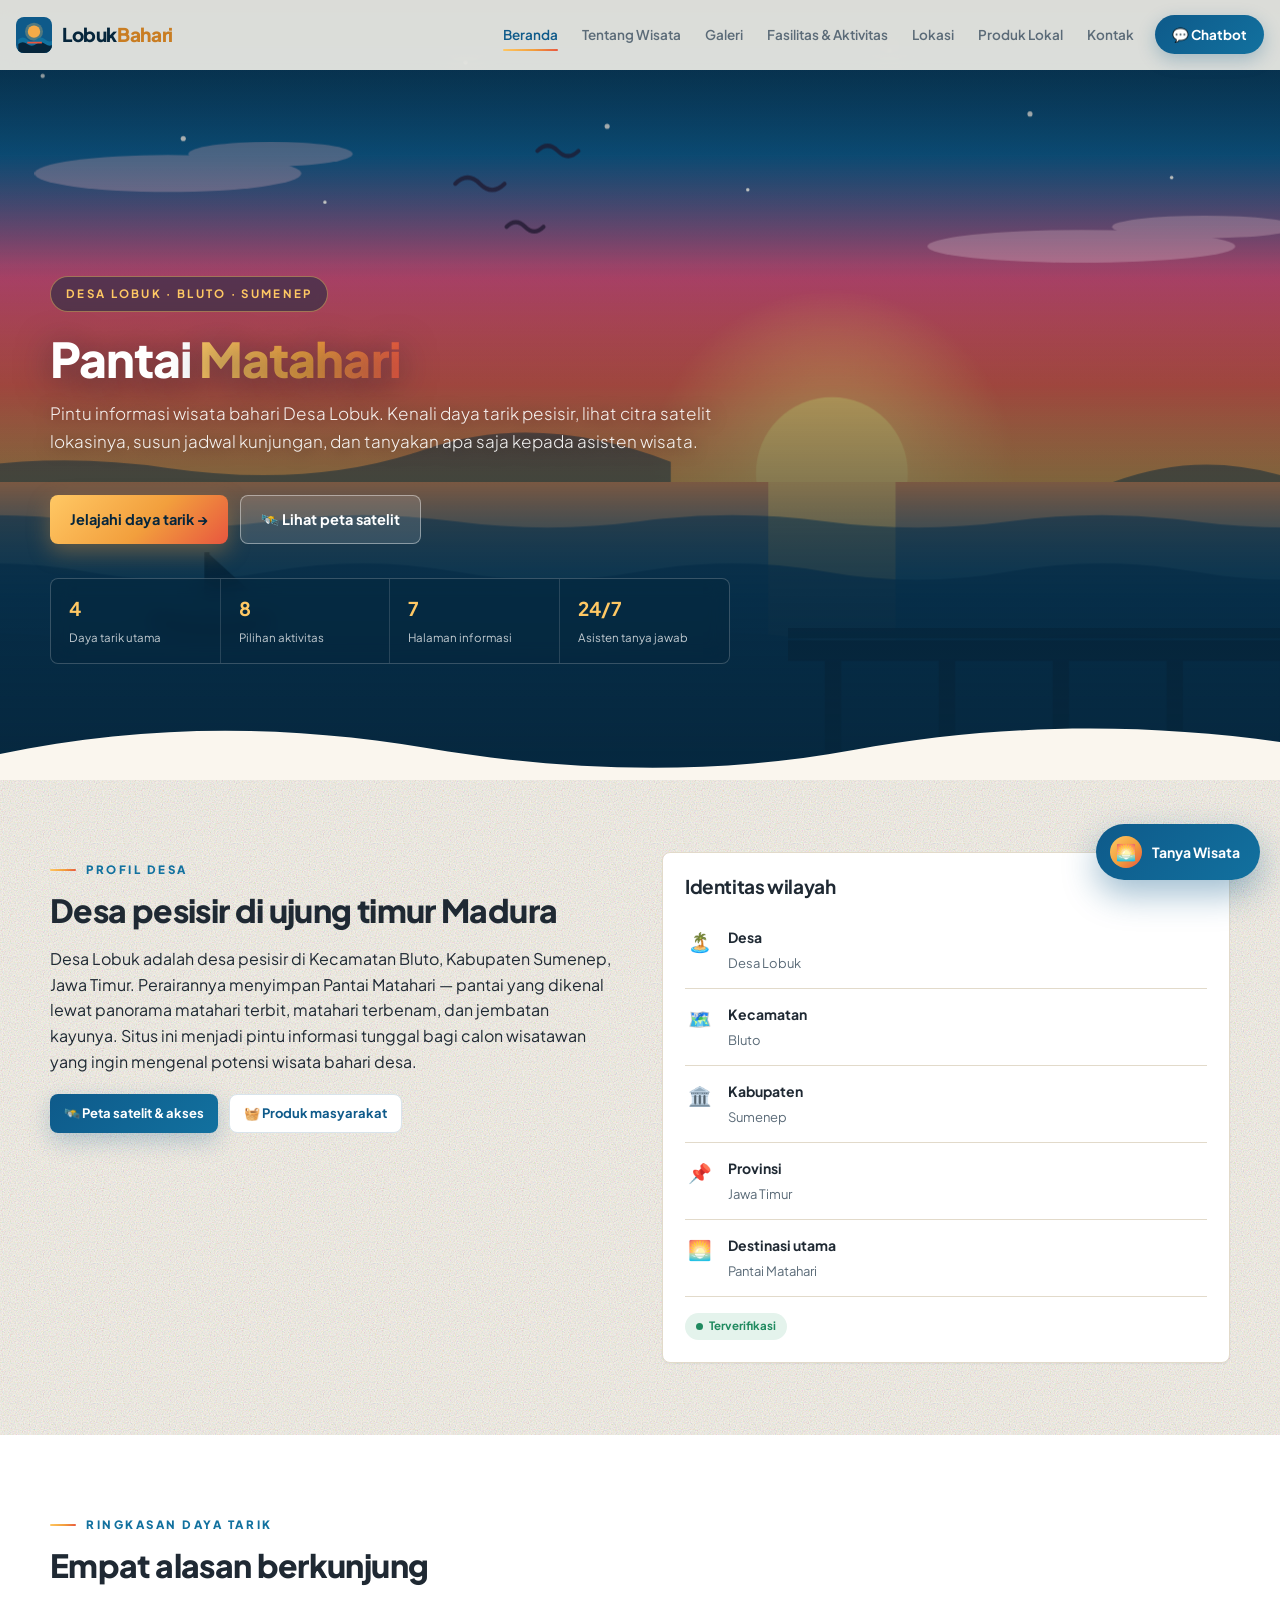
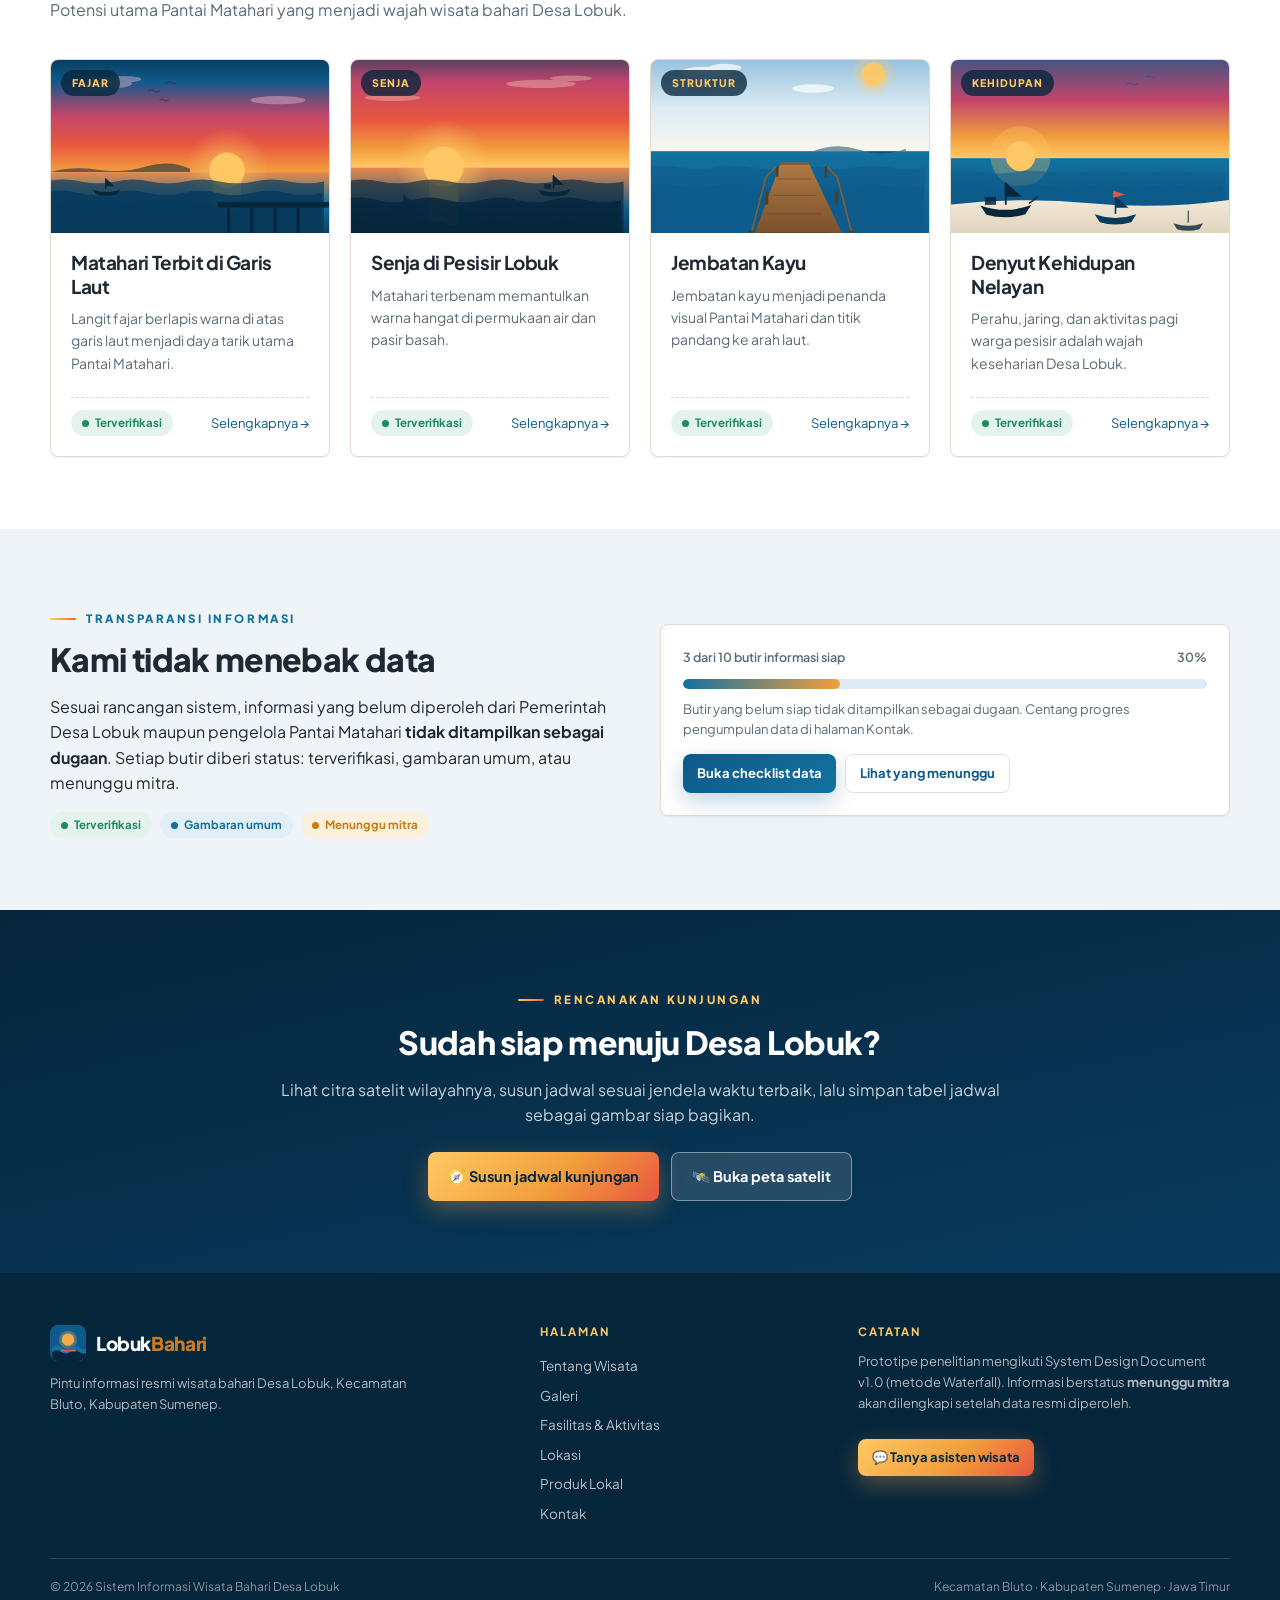
<file: TourAI/index.html>
<!DOCTYPE html>
<html lang="id">
<head>
<meta charset="UTF-8">
<meta name="viewport" content="width=device-width, initial-scale=1">
<meta name="theme-color" content="#0E5A8A">
<title>Beranda — Wisata Bahari Desa Lobuk | Pantai Matahari</title>
<meta name="description" content="Sistem informasi promosi wisata bahari Desa Lobuk, Kecamatan Bluto, Kabupaten Sumenep. Profil desa, daya tarik Pantai Matahari, peta satelit, dan asisten tanya jawab.">
<link rel="icon" href="img/favicon.svg" type="image/svg+xml">
<link rel="preconnect" href="https://fonts.googleapis.com">
<link rel="preconnect" href="https://fonts.gstatic.com" crossorigin>
<link href="https://fonts.googleapis.com/css2?family=Plus+Jakarta+Sans:wght@300;400;500;600;700;800&display=swap" rel="stylesheet">
<link rel="stylesheet" href="css/style.css">
</head>
<body data-page="beranda">
<a class="skip" href="#utama">Lewati ke konten utama</a>
<div class="progres" id="progres" aria-hidden="true"></div>

<header class="nav" id="nav">
  <div class="nav-in">
    <a class="brand" href="index.html"><img src="img/favicon.svg" alt="" width="36" height="36"><span>Lobuk<b>Bahari</b></span></a>
    <button class="burger" id="burger" type="button" aria-label="Buka menu" aria-expanded="false" aria-controls="menu"><span></span><span></span><span></span></button>
    <nav class="menu" id="menu" aria-label="Navigasi utama">
      <a href="index.html" data-nav="beranda">Beranda</a>
      <a href="tentang.html" data-nav="tentang">Tentang Wisata</a>
      <a href="galeri.html" data-nav="galeri">Galeri</a>
      <a href="fasilitas.html" data-nav="fasilitas">Fasilitas &amp; Aktivitas</a>
      <a href="lokasi.html" data-nav="lokasi">Lokasi</a>
      <a href="produk.html" data-nav="produk">Produk Lokal</a>
      <a href="kontak.html" data-nav="kontak">Kontak</a>
      <button class="nav-chat" type="button" data-chat-open="true">💬 Chatbot</button>
    </nav>
  </div>
</header>

<main id="utama">
  <section class="hero">
    <div class="hero-art" data-scene="penuh" aria-hidden="true"></div>
    <div class="hero-tutup"></div>
    <div class="hero-isi">
      <span class="hero-mata tahap" style="animation-delay:.1s">Desa Lobuk · Bluto · Sumenep</span>
      <h1 class="tahap" style="animation-delay:.24s">Pantai <em>Matahari</em></h1>
      <p class="hero-teks tahap" style="animation-delay:.38s">Pintu informasi wisata bahari Desa Lobuk. Kenali daya tarik pesisir, lihat citra satelit lokasinya, susun jadwal kunjungan, dan tanyakan apa saja kepada asisten wisata.</p>
      <div class="hero-aksi tahap" style="animation-delay:.52s">
        <a class="btn btn-utama" href="tentang.html">Jelajahi daya tarik →</a>
        <a class="btn btn-trans" href="lokasi.html">🛰️ Lihat peta satelit</a>
      </div>
      <div class="hero-fakta tahap" style="animation-delay:.66s">
        <div class="fakta"><b>4</b><span>Daya tarik utama</span></div>
        <div class="fakta"><b>8</b><span>Pilihan aktivitas</span></div>
        <div class="fakta"><b>7</b><span>Halaman informasi</span></div>
        <div class="fakta"><b>24/7</b><span>Asisten tanya jawab</span></div>
      </div>
    </div>
    <svg class="hero-ombak" width="1440" height="64" viewBox="0 0 1440 64" preserveAspectRatio="none" aria-hidden="true"><path d="M0 38C160 8 320 8 480 32S800 60 960 34S1280 6 1440 26V64H0Z" fill="#FAF6EE"/></svg>
  </section>

  <section class="blok blok-pasir">
    <div class="wrap">
      <div class="kisi k2" style="gap:44px;align-items:start">
        <div class="muncul">
          <span class="mata">Profil Desa</span>
          <h2 style="margin:12px 0 16px">Desa pesisir di ujung timur Madura</h2>
          <p data-teks="profil.deskripsi"></p>
          <div style="display:flex;gap:11px;flex-wrap:wrap;margin-top:20px">
            <a class="btn btn-laut btn-kecil" href="lokasi.html">🛰️ Peta satelit &amp; akses</a>
            <a class="btn btn-garis btn-kecil" href="produk.html">🧺 Produk masyarakat</a>
          </div>
        </div>
        <aside class="panel muncul" style="--tunda:.12s">
          <h3 style="margin-bottom:14px">Identitas wilayah</h3>
          <div class="baris-kontak"><i>🏝️</i><div><b>Desa</b><span data-teks="profil.namaDesa"></span></div></div>
          <div class="baris-kontak"><i>🗺️</i><div><b>Kecamatan</b><span data-teks="profil.kecamatan"></span></div></div>
          <div class="baris-kontak"><i>🏛️</i><div><b>Kabupaten</b><span data-teks="profil.kabupaten"></span></div></div>
          <div class="baris-kontak"><i>📌</i><div><b>Provinsi</b><span data-teks="profil.provinsi"></span></div></div>
          <div class="baris-kontak"><i>🌅</i><div><b>Destinasi utama</b><span data-teks="profil.destinasiUtama"></span></div></div>
          <div style="margin-top:14px"><span class="lencana l-siap">Terverifikasi</span></div>
        </aside>
      </div>
    </div>
  </section>

  <section class="blok blok-putih">
    <div class="wrap">
      <div class="blok-kepala muncul">
        <span class="mata">Ringkasan Daya Tarik</span>
        <h2>Empat alasan berkunjung</h2>
        <p>Potensi utama Pantai Matahari yang menjadi wajah wisata bahari Desa Lobuk.</p>
      </div>
      <div class="kisi k4" id="ringkasanDaya"></div>
    </div>
  </section>

  <section class="blok blok-dingin">
    <div class="wrap">
      <div class="kisi k2" style="gap:40px;align-items:center">
        <div class="muncul">
          <span class="mata">Transparansi Informasi</span>
          <h2 style="margin:12px 0 14px">Kami tidak menebak data</h2>
          <p>Sesuai rancangan sistem, informasi yang belum diperoleh dari Pemerintah Desa Lobuk maupun pengelola Pantai Matahari <b>tidak ditampilkan sebagai dugaan</b>. Setiap butir diberi status: terverifikasi, gambaran umum, atau menunggu mitra.</p>
          <div style="display:flex;gap:8px;flex-wrap:wrap;margin-top:16px">
            <span class="lencana l-siap">Terverifikasi</span>
            <span class="lencana l-umum">Gambaran umum</span>
            <span class="lencana l-tunggu">Menunggu mitra</span>
          </div>
        </div>
        <div class="panel muncul" style="--tunda:.12s" id="kesiapanRingkas"></div>
      </div>
    </div>
  </section>

  <section class="blok blok-gelap gelap">
    <div class="wrap" style="text-align:center;max-width:760px">
      <div class="muncul">
        <span class="mata" style="justify-content:center">Rencanakan Kunjungan</span>
        <h2 style="margin:14px 0 14px">Sudah siap menuju Desa Lobuk?</h2>
        <p>Lihat citra satelit wilayahnya, susun jadwal sesuai jendela waktu terbaik, lalu simpan tabel jadwal sebagai gambar siap bagikan.</p>
        <div style="display:flex;gap:12px;flex-wrap:wrap;justify-content:center;margin-top:24px">
          <a class="btn btn-utama" href="fasilitas.html#perencana">🧭 Susun jadwal kunjungan</a>
          <a class="btn btn-trans" href="lokasi.html">🛰️ Buka peta satelit</a>
        </div>
      </div>
    </div>
  </section>
</main>

<footer class="kaki">
  <div class="wrap">
    <div class="kaki-kisi">
      <div>
        <a class="brand" href="index.html"><img src="img/favicon.svg" alt="" width="36" height="36"><span>Lobuk<b>Bahari</b></span></a>
        <p data-teks="profil.deskripsiPendek"></p>
      </div>
      <div><h4>Halaman</h4><nav aria-label="Navigasi kaki"><a href="tentang.html">Tentang Wisata</a><a href="galeri.html">Galeri</a><a href="fasilitas.html">Fasilitas &amp; Aktivitas</a><a href="lokasi.html">Lokasi</a><a href="produk.html">Produk Lokal</a><a href="kontak.html">Kontak</a></nav></div>
      <div><h4>Catatan</h4><p style="margin-top:0">Prototipe penelitian mengikuti System Design Document v1.0 (metode Waterfall). Informasi berstatus <b>menunggu mitra</b> akan dilengkapi setelah data resmi diperoleh.</p><button class="btn btn-utama btn-kecil" type="button" data-chat-open="true" style="margin-top:12px">💬 Tanya asisten wisata</button></div>
    </div>
    <div class="kaki-bawah"><span>© <span id="tahun">2026</span> Sistem Informasi Wisata Bahari Desa Lobuk</span><span>Kecamatan Bluto · Kabupaten Sumenep · Jawa Timur</span></div>
  </div>
</footer>

<button id="keatas" type="button" aria-label="Kembali ke atas">↑</button>
<script src="js/data.js"></script>
<script src="js/main.js"></script>
<script src="js/chatbot.js"></script>
</body>
</html>
</file>
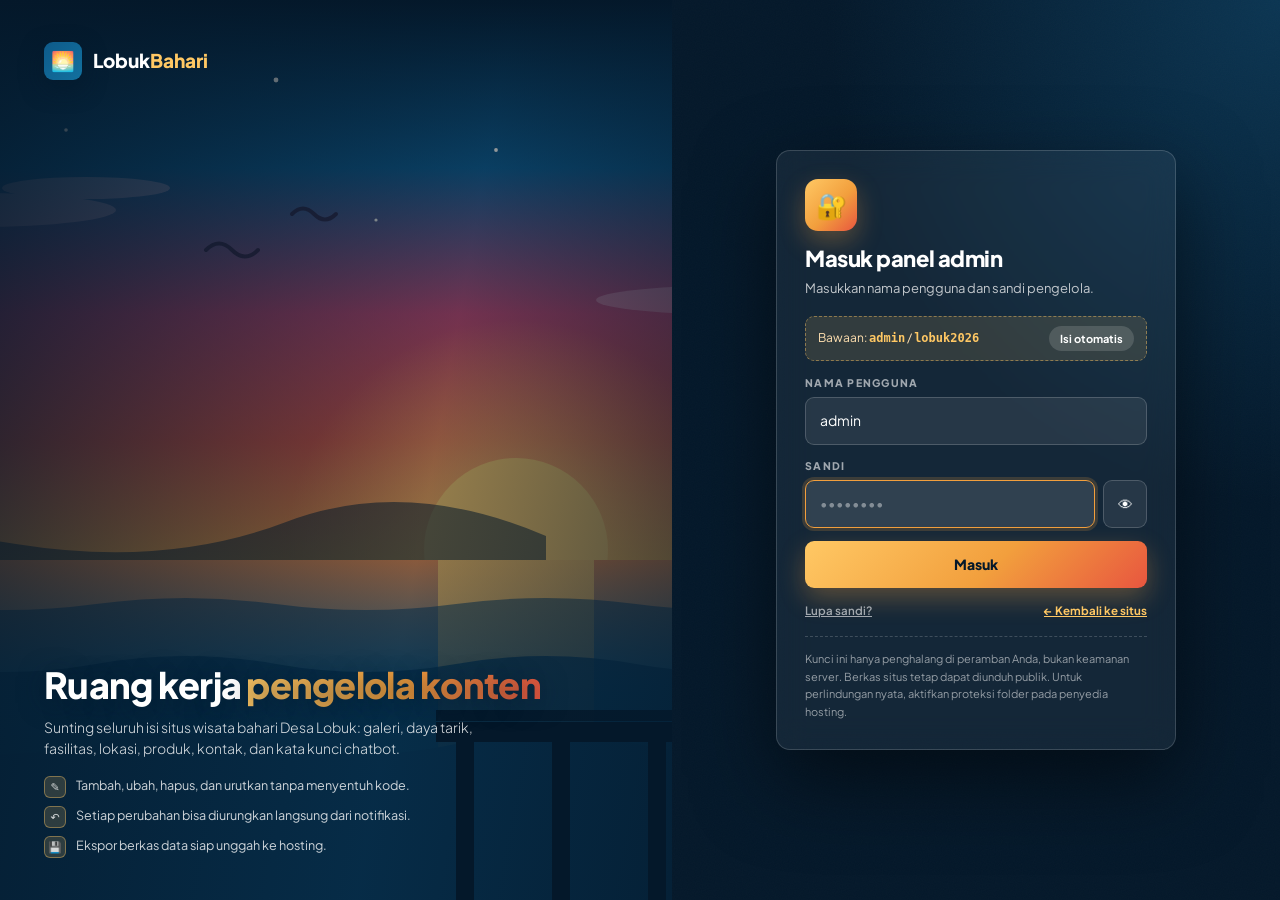
<file: TourAI/admin.html>
<!DOCTYPE html>
<html lang="id">
<head>
<meta charset="UTF-8">
<meta name="viewport" content="width=device-width, initial-scale=1">
<meta name="theme-color" content="#06263C">
<meta name="robots" content="noindex, nofollow">
<title>Panel Admin — Lobuk Bahari</title>
<meta name="description" content="Panel admin untuk mengelola konten wisata bahari Desa Lobuk: galeri, daya tarik, fasilitas, aktivitas, lokasi, produk, kontak, dan kata kunci chatbot.">
<link rel="icon" href="img/favicon.svg" type="image/svg+xml">
<link rel="preconnect" href="https://fonts.googleapis.com">
<link rel="preconnect" href="https://fonts.gstatic.com" crossorigin>
<link href="https://fonts.googleapis.com/css2?family=Plus+Jakarta+Sans:wght@300;400;500;600;700;800&display=swap" rel="stylesheet">
<style>
/* ============================================================
   LOBUK BAHARI — Panel Admin (satu berkas mandiri)
   Hanya membutuhkan js/data.js dan js/store.js.
   Kunci masuk sederhana: nama pengguna + sandi, tanpa kode
   pemulihan, tanpa audit, tanpa perhitungan berat.
   Seluruh pendengar dipasang sekali lalu didelegasikan.
   ============================================================ */
:root{
  --laut-900:#06263C;--laut-800:#083A5C;--laut-700:#0E5A8A;--laut-600:#12719F;
  --laut-300:#7FB4D4;--laut-100:#DCEBF4;--laut-50:#EEF4F8;
  --matari:#F29F3D;--matari-700:#C97D22;--kuning:#FFC864;--jingga:#E8563F;--rose:#C2456B;
  --pasir:#FAF6EE;--pasir-2:#F1E8D8;--putih:#FFFFFF;
  --tinta:#1F2933;--tinta-2:#5B6B78;--tinta-3:#8A98A3;
  --sukses:#1F8A5F;--peringatan:#C77A16;--bahaya:#C2412D;--info:#12719F;--ungu:#6C4BB6;
  --sukses-bg:#E4F3EC;--peringatan-bg:#FBF0DC;--bahaya-bg:#FBE9E6;--info-bg:#E3EFF6;--ungu-bg:#EDE7F8;
  --garis:#E2DACA;--garis-2:#D8E4EC;--gd:rgba(255,255,255,.14);
  --b1:0 1px 2px rgba(6,38,60,.06);--b2:0 8px 24px rgba(6,38,60,.09);--b3:0 24px 64px rgba(6,38,60,.28);
  --r:8px;--rp:999px;--top:62px;
  --g-laut:linear-gradient(135deg,#0E5A8A,#12719F);
  --g-matari:linear-gradient(135deg,#FFC864,#F29F3D 55%,#E8563F);
  --butir:url('data:image/svg+xml,<svg xmlns="http://www.w3.org/2000/svg" width="140" height="140"><filter id="n"><feTurbulence type="fractalNoise" baseFrequency="0.85" numOctaves="2"/></filter><rect width="140" height="140" filter="url(%23n)" opacity="0.5"/></svg>');
  --font:"Plus Jakarta Sans",system-ui,-apple-system,"Segoe UI",Roboto,Arial,sans-serif;
  --mono:ui-monospace,SFMono-Regular,Menlo,Consolas,monospace;
}
*,*::before,*::after{box-sizing:border-box}
[hidden]{display:none!important}
html{-webkit-text-size-adjust:100%}
body{margin:0;font-family:var(--font);font-size:15px;line-height:1.55;color:var(--tinta);background:var(--laut-50);overflow:hidden;-webkit-font-smoothing:antialiased}
h1,h2,h3,h4{margin:0;line-height:1.2;font-weight:800;letter-spacing:-.02em}
h1{font-size:25px}h2{font-size:20px}h3{font-size:16px}h4{font-size:13.5px}
p{margin:0 0 10px}p:last-child{margin:0}
a{color:var(--laut-700);text-decoration:none}
button,input,select,textarea{font:inherit;color:inherit}
button{cursor:pointer}
code,.mono{font-family:var(--mono);font-size:.88em}
code{background:var(--laut-50);border:1px solid var(--garis-2);border-radius:5px;padding:1px 6px;color:var(--laut-800)}
:focus-visible{outline:3px solid var(--matari);outline-offset:2px;border-radius:4px}
::selection{background:var(--matari);color:var(--laut-900)}
::-webkit-scrollbar{width:11px;height:11px}
::-webkit-scrollbar-track{background:var(--laut-100)}
::-webkit-scrollbar-thumb{background:linear-gradient(var(--laut-700),var(--laut-600));border:2px solid var(--laut-100);border-radius:var(--r)}
::-webkit-scrollbar-thumb:hover{background:linear-gradient(var(--matari),var(--jingga))}
*{scrollbar-width:thin;scrollbar-color:var(--laut-700) var(--laut-100)}
.gg::-webkit-scrollbar-track{background:rgba(255,255,255,.06)}
.gg::-webkit-scrollbar-thumb{background:linear-gradient(var(--laut-300),var(--matari));border-color:transparent}
.gg::-webkit-scrollbar-thumb:hover{background:linear-gradient(var(--kuning),var(--jingga))}
.gg{scrollbar-color:var(--laut-300) rgba(255,255,255,.06)}

.btn{display:inline-flex;align-items:center;justify-content:center;gap:7px;border:0;border-radius:var(--r);padding:10px 16px;font-size:13px;font-weight:700;transition:transform .16s,box-shadow .16s,background .16s,color .16s;white-space:nowrap}
.btn:active{transform:translateY(1px)}
.btn-utama{background:var(--g-matari);color:var(--laut-900);box-shadow:0 6px 18px rgba(242,159,61,.32)}
.btn-utama:hover{transform:translateY(-2px)}
.btn-laut{background:var(--g-laut);color:#fff;box-shadow:0 6px 18px rgba(14,90,138,.24)}
.btn-laut:hover{transform:translateY(-2px)}
.btn-garis{background:var(--putih);color:var(--laut-700);border:1.5px solid var(--garis-2)}
.btn-garis:hover{border-color:var(--laut-600);background:var(--laut-50)}
.btn-trans{background:rgba(255,255,255,.12);color:#fff;border:1.5px solid rgba(255,255,255,.34)}
.btn-trans:hover{background:rgba(255,255,255,.22);border-color:var(--kuning)}
.btn-kecil{padding:6px 11px;font-size:12px}
.btn-bahaya{background:var(--bahaya-bg);color:var(--bahaya);border:1.5px solid rgba(194,65,45,.28)}
.btn-bahaya:hover{background:var(--bahaya);color:#fff}
.btn[disabled]{opacity:.45;cursor:not-allowed;transform:none;box-shadow:none}
.lencana{display:inline-flex;align-items:center;gap:6px;border-radius:var(--rp);padding:3px 10px;font-size:11px;font-weight:800;white-space:nowrap}
.lencana::before{content:"";width:6px;height:6px;border-radius:50%;background:currentColor;flex:none}
.l-siap{background:var(--sukses-bg);color:var(--sukses)}
.l-tunggu{background:var(--peringatan-bg);color:var(--peringatan)}
.l-umum{background:var(--info-bg);color:var(--info)}
.chip{display:inline-flex;align-items:center;gap:6px;background:var(--laut-50);color:var(--laut-700);border:1px solid var(--garis-2);border-radius:var(--rp);padding:3px 10px;font-size:11.5px;font-weight:600}
.catatan{background:var(--info-bg);border-left:3px solid var(--info);border-radius:var(--r);padding:11px 14px;font-size:12.5px;color:#14506F}
.salah{border-color:var(--bahaya)!important;background:rgba(226,86,63,.1)!important}

/* ---------- gerbang masuk sederhana ---------- */
#gerbang{position:fixed;inset:0;z-index:3000;display:grid;grid-template-columns:1.05fr .95fr;background:#04182a;color:#fff}
.g-seni{position:relative;overflow:hidden}
.g-seni svg{position:absolute;inset:0;width:100%;height:100%}
.g-tutup{position:absolute;inset:0;background:linear-gradient(100deg,rgba(4,24,42,.88),rgba(4,24,42,.42) 62%,rgba(4,24,42,.74))}
.g-isi{position:relative;z-index:2;height:100%;display:flex;flex-direction:column;justify-content:flex-end;padding:42px 44px}
.g-merek{display:flex;align-items:center;gap:11px;font-weight:800;font-size:19px;margin-bottom:auto}
.g-merek .logo{width:38px;height:38px;border-radius:9px;background:var(--g-laut);display:grid;place-items:center;font-size:19px;box-shadow:0 8px 22px rgba(4,24,42,.5)}
.g-merek em{font-style:normal;color:var(--kuning)}
.g-isi h2{font-size:clamp(25px,3vw,36px);line-height:1.14;margin:0 0 12px;max-width:20ch;text-shadow:0 4px 26px rgba(4,24,42,.6)}
.g-isi h2 em{font-style:normal;background:linear-gradient(100deg,#FFC864,#F29F3D 55%,#E8563F);-webkit-background-clip:text;background-clip:text;-webkit-text-fill-color:transparent}
.g-isi p{color:rgba(255,255,255,.84);font-size:14px;max-width:46ch;margin:0 0 16px;font-weight:300}
.g-poin{display:flex;flex-direction:column;gap:8px;margin:0;padding:0;list-style:none}
.g-poin li{display:flex;gap:10px;align-items:flex-start;font-size:12.6px;color:rgba(255,255,255,.8)}
.g-poin i{font-style:normal;flex:none;width:22px;height:22px;border-radius:6px;background:rgba(255,200,100,.16);border:1px solid rgba(255,200,100,.4);display:grid;place-items:center;font-size:11px}
.g-sisi{position:relative;display:grid;place-items:center;padding:30px 26px;overflow-y:auto;background:radial-gradient(120% 90% at 100% 0%,#0b3552 0%,#04182a 62%)}
.g-sisi::after{content:"";position:absolute;inset:0;pointer-events:none;opacity:.05;background-image:var(--butir)}
.g-kartu{position:relative;z-index:1;width:min(400px,100%);background:rgba(255,255,255,.06);border:1px solid rgba(255,255,255,.16);border-radius:14px;padding:28px;backdrop-filter:blur(16px);box-shadow:0 30px 80px rgba(0,0,0,.5)}
.g-kartu>*{opacity:0;transform:translateY(14px);animation:gNaik .55s cubic-bezier(.2,.7,.2,1) forwards}
.g-kartu>*:nth-child(2){animation-delay:.06s}.g-kartu>*:nth-child(3){animation-delay:.12s}
.g-kartu>*:nth-child(4){animation-delay:.18s}.g-kartu>*:nth-child(5){animation-delay:.24s}
.g-kartu>*:nth-child(6){animation-delay:.3s}.g-kartu>*:nth-child(7){animation-delay:.36s}
@keyframes gNaik{to{opacity:1;transform:none}}
.g-ikon{width:52px;height:52px;border-radius:13px;background:var(--g-matari);display:grid;place-items:center;font-size:25px;margin-bottom:14px;box-shadow:0 10px 26px rgba(242,159,61,.32)}
.g-kartu h1{font-size:22px;margin:0 0 6px}
.g-sub{font-size:13px;color:rgba(255,255,255,.74);margin:0 0 18px;line-height:1.55}
.g-grup{margin-bottom:13px}
.g-lbl{display:block;font-size:10.5px;font-weight:800;letter-spacing:.12em;text-transform:uppercase;color:rgba(255,255,255,.6);margin-bottom:6px}
.g-baris{display:flex;gap:8px}
.g-input{width:100%;padding:12px 14px;border-radius:9px;border:1.5px solid rgba(255,255,255,.18);background:rgba(255,255,255,.08);color:#fff;font-size:14px;font-family:inherit;transition:.18s}
.g-input::placeholder{color:rgba(255,255,255,.4)}
.g-input:focus{outline:none;border-color:var(--matari);background:rgba(255,255,255,.12);box-shadow:0 0 0 3px rgba(242,159,61,.18)}
.g-mata{flex:none;width:44px;border-radius:9px;border:1.5px solid rgba(255,255,255,.18);background:rgba(255,255,255,.08);color:#fff;font-size:15px}
.g-mata:hover{border-color:var(--matari);color:var(--kuning)}
.g-pesan{border-radius:9px;padding:10px 13px;font-size:12.5px;margin-bottom:13px;line-height:1.55;background:rgba(226,86,63,.18);border-left:3px solid #ff7a6b;color:#ffd8d2}
.g-bawaan{display:flex;align-items:center;gap:8px;flex-wrap:wrap;background:rgba(255,200,100,.13);border:1px dashed rgba(255,200,100,.45);border-radius:9px;padding:9px 12px;font-size:12px;color:#ffe0b0;margin-bottom:14px}
.g-bawaan b{font-family:var(--mono);color:var(--kuning)}
.g-bawaan button{margin-left:auto;border:0;background:rgba(255,255,255,.14);color:#fff;border-radius:var(--rp);padding:4px 11px;font-size:11px;font-weight:700;font-family:inherit}
.g-bawaan button:hover{background:var(--matari);color:#04182a}
.g-tombol{width:100%;border:0;border-radius:9px;padding:13px 18px;font-size:14px;font-weight:800;font-family:inherit;background:var(--g-matari);color:#04182a;box-shadow:0 10px 26px rgba(242,159,61,.32);transition:transform .16s}
.g-tombol:hover{transform:translateY(-2px)}
.g-kaki{display:flex;justify-content:space-between;align-items:center;gap:12px;margin-top:14px;flex-wrap:wrap}
.g-kaki button{background:none;border:0;color:rgba(255,255,255,.6);font-size:11.5px;font-weight:600;font-family:inherit;text-decoration:underline;padding:0}
.g-kaki button:hover{color:var(--kuning)}
.g-kaki a{color:var(--kuning);font-size:11.5px;font-weight:700;text-decoration:underline}
.g-note{margin-top:16px;padding-top:13px;border-top:1px dashed rgba(255,255,255,.18);font-size:11px;color:rgba(255,255,255,.55);line-height:1.6}
.g-sisi::-webkit-scrollbar-track{background:rgba(255,255,255,.06)}
.g-sisi::-webkit-scrollbar-thumb{background:linear-gradient(var(--laut-300),var(--matari));border-color:transparent}
.g-ombak{animation:gJalan linear infinite}
@keyframes gJalan{to{transform:translateX(-1260px)}}
.g-apung{animation:gApung 7s ease-in-out infinite}
@keyframes gApung{0%,100%{transform:translate(250px,700px) rotate(-1deg)}50%{transform:translate(250px,690px) rotate(1.4deg)}}
.g-pijar{animation:gPijar 8s ease-in-out infinite}
@keyframes gPijar{0%,100%{opacity:.7}50%{opacity:1}}
.g-kedip{animation:gKedip 3.6s ease-in-out infinite}
@keyframes gKedip{0%,100%{opacity:.15}50%{opacity:.9}}
.g-kilau{animation:gKilau 6s ease-in-out infinite}
@keyframes gKilau{0%,100%{opacity:.35}50%{opacity:.75}}
.g-hanyut{animation:gHanyut 70s linear infinite}
@keyframes gHanyut{to{transform:translateX(140px)}}

/* ---------- kerangka panel ---------- */
.top{position:fixed;inset:0 0 auto;height:var(--top);z-index:1100;display:flex;align-items:center;gap:12px;padding:0 16px;background:linear-gradient(135deg,var(--laut-900),var(--laut-800));border-bottom:1px solid var(--gd);color:#fff}
.brand{display:flex;align-items:center;gap:10px;font-weight:800;font-size:16.5px;color:#fff;flex:none}
.brand img{width:31px;height:31px;border-radius:var(--r)}
.brand b{color:var(--kuning)}
.brand small{display:block;font-size:9.5px;font-weight:600;color:rgba(255,255,255,.6);letter-spacing:.12em;text-transform:uppercase}
.top-status{display:flex;align-items:center;gap:8px;margin-left:4px;font-size:11.5px;color:rgba(255,255,255,.74);min-width:0}
.top-status .titik{width:8px;height:8px;border-radius:50%;background:var(--sukses);flex:none}
.top-aksi{margin-left:auto;display:flex;gap:7px;flex-wrap:wrap;justify-content:flex-end;align-items:center}
.pengguna{display:flex;align-items:center;gap:7px;background:rgba(255,255,255,.1);border:1px solid var(--gd);border-radius:var(--rp);padding:5px 12px;font-size:11.5px;font-weight:700;color:#fff;flex:none}
.tata{position:fixed;inset:var(--top) 0 0;display:grid;grid-template-columns:262px 1fr}
.sisi{background:linear-gradient(180deg,var(--laut-900),#041c2e);color:#fff;border-right:1px solid var(--gd);overflow-y:auto;padding:14px 12px 24px}
.sisi-grup{margin-bottom:14px}
.sisi-grup>span{display:block;font-size:9.5px;font-weight:800;letter-spacing:.16em;text-transform:uppercase;color:rgba(255,255,255,.44);padding:0 10px 7px}
.sisi-taut{display:flex;align-items:center;gap:9px;width:100%;text-align:left;border:0;background:transparent;color:rgba(255,255,255,.78);border-radius:var(--r);padding:8px 10px;font-size:13px;font-weight:600;transition:.16s;font-family:inherit}
.sisi-taut:hover{background:rgba(255,255,255,.08);color:#fff}
.sisi-taut.aktif{background:linear-gradient(135deg,rgba(242,159,61,.24),rgba(226,86,63,.16));color:var(--kuning);box-shadow:inset 3px 0 0 var(--matari)}
.sisi-taut i{font-style:normal;font-size:15px;width:20px;text-align:center;flex:none}
.sisi-taut .n{margin-left:auto;background:rgba(255,255,255,.12);border-radius:var(--rp);padding:1px 8px;font-size:10.5px;font-weight:800;flex:none}
.sisi-taut.aktif .n{background:rgba(255,200,100,.24);color:var(--kuning)}
.sisi-kotak{background:rgba(255,255,255,.06);border:1px solid var(--gd);border-radius:var(--r);padding:12px;margin-top:8px}
.sisi-kotak h4{color:var(--kuning);margin-bottom:8px;font-size:11px;letter-spacing:.1em;text-transform:uppercase}
.ukur{height:8px;border-radius:var(--rp);background:rgba(255,255,255,.14);overflow:hidden;margin:7px 0 5px}
.ukur i{display:block;height:100%;border-radius:var(--rp);background:linear-gradient(90deg,var(--laut-300),var(--matari))}
.sisi-kotak p{font-size:11px;color:rgba(255,255,255,.68)}
.tampilan-item{display:flex;align-items:center;gap:6px;margin-bottom:6px}
.tampilan-item .muat{flex:1;min-width:0;text-align:left;border:1px solid var(--gd);background:rgba(255,255,255,.06);color:#fff;border-radius:6px;padding:6px 9px;font-size:11.5px;font-weight:600;overflow:hidden;text-overflow:ellipsis;white-space:nowrap;font-family:inherit}
.tampilan-item .muat:hover{border-color:var(--matari);color:var(--kuning)}
.tampilan-item .x{border:0;background:transparent;color:rgba(255,255,255,.5);font-size:13px;padding:2px 4px}
.tampilan-item .x:hover{color:var(--jingga)}
.nama-tampilan{display:flex;gap:6px;margin-top:8px}
.nama-tampilan input{flex:1;min-width:0;padding:7px 9px;border-radius:6px;border:1px solid var(--gd);background:rgba(255,255,255,.1);color:#fff;font-size:11.5px}
.nama-tampilan input:focus{outline:none;border-color:var(--matari)}
.utama{overflow-y:auto;padding:22px 26px 104px;background:var(--laut-50)}
.kepala-hal{display:flex;align-items:flex-start;gap:16px;flex-wrap:wrap;margin-bottom:18px}
.kepala-hal .teks{flex:1;min-width:240px}
.kepala-hal h1{margin-bottom:5px}
.kepala-hal p{font-size:13px;color:var(--tinta-2);max-width:80ch}
.mata{display:inline-flex;align-items:center;gap:9px;font-size:10.5px;font-weight:800;letter-spacing:.2em;text-transform:uppercase;color:var(--laut-600);margin-bottom:7px}
.mata::before{content:"";width:22px;height:2px;border-radius:2px;background:var(--g-matari);flex:none}
.panel{background:var(--putih);border:1px solid var(--garis-2);border-radius:var(--r);padding:18px;box-shadow:var(--b1)}
.kisi{display:grid;gap:14px}
.k4{grid-template-columns:repeat(4,1fr)}
.k3{grid-template-columns:repeat(3,1fr)}
.k2{grid-template-columns:repeat(2,1fr)}
.stat{background:var(--putih);border:1px solid var(--garis-2);border-radius:var(--r);padding:15px 17px;box-shadow:var(--b1);position:relative;overflow:hidden}
.stat::after{content:"";position:absolute;right:-30px;top:-30px;width:90px;height:90px;border-radius:50%;background:radial-gradient(circle,rgba(18,113,159,.1),transparent 70%)}
.stat b{display:block;font-size:27px;letter-spacing:-.03em;color:var(--laut-700)}
.stat span{font-size:11.5px;color:var(--tinta-2);font-weight:600}
.stat.matari b{color:var(--matari-700)}.stat.sukses b{color:var(--sukses)}.stat.ungu b{color:var(--ungu)}
.alat{display:flex;gap:9px;flex-wrap:wrap;align-items:center;margin-bottom:14px}
.cari{position:relative;flex:1 1 240px;min-width:190px}
.cari input{width:100%;padding:10px 13px 10px 36px;border:1.5px solid var(--garis-2);border-radius:var(--r);background:var(--putih);font-size:13px}
.cari input:focus{outline:none;border-color:var(--laut-600);box-shadow:0 0 0 3px var(--laut-100)}
.cari span{position:absolute;left:12px;top:50%;transform:translateY(-50%);color:var(--tinta-3)}
.seg{display:flex;gap:3px;background:var(--putih);border:1.5px solid var(--garis-2);border-radius:var(--r);padding:3px}
.seg button{border:0;background:transparent;color:var(--tinta-2);border-radius:6px;padding:7px 11px;font-size:12px;font-weight:700;font-family:inherit;white-space:nowrap}
.seg button.aktif{background:var(--g-laut);color:#fff}
.pilih-kecil{padding:9px 12px;border:1.5px solid var(--garis-2);border-radius:var(--r);background:var(--putih);font-size:12.5px;font-weight:600}
.pilih-kecil:focus{outline:none;border-color:var(--laut-600)}
.tabel-gulir{overflow:auto;border:1px solid var(--garis-2);border-radius:var(--r);background:var(--putih);max-height:calc(100vh - 300px)}
.tabel{width:100%;border-collapse:collapse;font-size:13px;min-width:640px}
.tabel thead th{background:var(--laut-700);color:#fff;font-size:10px;letter-spacing:.09em;text-transform:uppercase;font-weight:800;padding:9px 11px;text-align:left;white-space:nowrap;position:sticky;top:0;z-index:2}
.tabel thead th.urut{cursor:pointer}
.tabel thead th.urut:hover{background:var(--laut-600)}
.tabel tbody td{padding:9px 11px;border-bottom:1px solid var(--garis-2);vertical-align:middle}
.tabel tbody tr:nth-child(even){background:#F8FBFD}
.tabel tbody tr:hover{background:var(--laut-50)}
.tabel tbody tr.terpilih{background:#FFF6E8!important;box-shadow:inset 3px 0 0 var(--matari)}
.tabel tbody tr.seret{opacity:.35}
.tabel tbody tr.lewati{box-shadow:inset 0 3px 0 var(--matari)}
.tabel .kol-cek{width:36px;text-align:center}
.tabel .kol-aksi{width:154px;white-space:nowrap;text-align:right}
.tabel .judul{font-weight:700;color:var(--laut-800)}
.tabel .sub{font-size:11.5px;color:var(--tinta-2);margin-top:2px;overflow:hidden;text-overflow:ellipsis;white-space:nowrap;max-width:46ch}
.mini-ikon{width:30px;height:30px;border-radius:7px;background:var(--laut-50);border:1px solid var(--garis-2);display:grid;place-items:center;font-size:15px}
.aksi-baris{display:inline-flex;gap:3px}
.aksi-baris button{width:27px;height:27px;border-radius:6px;border:1px solid var(--garis-2);background:var(--putih);color:var(--laut-700);font-size:12px;display:grid;place-items:center;padding:0}
.aksi-baris button:hover{background:var(--laut-700);color:#fff;border-color:transparent}
.aksi-baris button.hapus:hover{background:var(--bahaya)}
.aksi-baris button[disabled]{opacity:.3;cursor:not-allowed}
input[type=checkbox]{width:16px;height:16px;accent-color:var(--laut-700);cursor:pointer}
.kartu-kisi{display:grid;grid-template-columns:repeat(auto-fill,minmax(215px,1fr));gap:14px}
.kartu-gambar{background:var(--putih);border:1px solid var(--garis-2);border-radius:var(--r);overflow:hidden;box-shadow:var(--b1);position:relative;transition:transform .18s,box-shadow .18s}
.kartu-gambar:hover{transform:translateY(-3px);box-shadow:var(--b2)}
.kartu-gambar.terpilih{border-color:var(--matari);box-shadow:0 0 0 2px rgba(242,159,61,.3)}
.kartu-gambar .bidang{position:relative;aspect-ratio:4/3;background:var(--laut-100)}
.kartu-gambar .bidang img{width:100%;height:100%;object-fit:cover;display:block}
.kartu-gambar .cek{position:absolute;top:8px;left:8px;z-index:2;background:rgba(255,255,255,.94);border-radius:5px;padding:2px;display:flex}
.kartu-gambar .badan{padding:11px 12px}
.kartu-gambar .badan b{display:block;font-size:12.5px;color:var(--laut-800);margin-bottom:3px}
.kartu-gambar .badan small{display:block;font-size:11px;color:var(--tinta-2);overflow:hidden;text-overflow:ellipsis;white-space:nowrap}
.kartu-gambar .badan .aksi-baris{margin-top:9px}
.kosong{border:1.5px dashed var(--garis-2);border-radius:var(--r);padding:44px 20px;text-align:center;color:var(--tinta-2);background:var(--putih)}
.kosong b{display:block;color:var(--tinta);margin-bottom:5px;font-size:15px}
.bilah-bulk{position:fixed;left:50%;bottom:18px;transform:translateX(-50%) translateY(150%);z-index:1200;display:flex;align-items:center;gap:11px;background:var(--laut-900);color:#fff;border:1px solid var(--gd);border-radius:var(--rp);padding:10px 18px;box-shadow:var(--b3);transition:transform .28s cubic-bezier(.2,.7,.2,1);flex-wrap:wrap;justify-content:center;max-width:calc(100vw - 32px)}
.bilah-bulk.tampil{transform:translateX(-50%) translateY(0)}
.bilah-bulk b{font-size:13px}
#laciTirai{position:fixed;inset:0;z-index:1400;background:rgba(6,38,60,.5);backdrop-filter:blur(3px);opacity:0;pointer-events:none;transition:opacity .24s}
#laciTirai.buka{opacity:1;pointer-events:auto}
#laci{position:fixed;top:0;right:0;bottom:0;z-index:1410;width:min(580px,100%);background:var(--pasir);border-left:1px solid var(--garis);box-shadow:var(--b3);transform:translateX(102%);transition:transform .28s cubic-bezier(.2,.7,.2,1);display:flex;flex-direction:column}
#laci.buka{transform:none}
.laci-kepala{display:flex;align-items:center;gap:11px;padding:15px 18px;background:linear-gradient(135deg,var(--laut-900),var(--laut-800));color:#fff;flex:none}
.laci-kepala b{font-size:15px;display:block}
.laci-kepala small{font-size:11px;color:rgba(255,255,255,.68)}
.laci-kepala button{margin-left:auto;width:32px;height:32px;flex:none;border-radius:50%;border:1px solid var(--gd);background:rgba(255,255,255,.1);color:#fff;font-size:15px}
.laci-kepala button:hover{background:var(--bahaya);border-color:transparent}
.laci-badan{flex:1;min-height:0;overflow-y:auto;padding:18px}
.laci-kaki{flex:none;display:flex;gap:8px;padding:13px 18px;border-top:1px solid var(--garis);background:var(--putih);flex-wrap:wrap}
.grup{margin-bottom:15px}
.lbl{display:block;font-size:10.5px;font-weight:800;letter-spacing:.1em;text-transform:uppercase;color:var(--tinta-2);margin-bottom:6px}
.medan{width:100%;padding:10px 13px;border:1.5px solid var(--garis-2);border-radius:var(--r);background:var(--putih);font-size:13.5px;transition:.18s}
.medan:focus{outline:none;border-color:var(--laut-600);box-shadow:0 0 0 3px var(--laut-100)}
textarea.medan{min-height:88px;resize:vertical;line-height:1.6}
textarea.html{font-family:var(--mono);font-size:12.5px;min-height:152px}
.bantu{font-size:11px;color:var(--tinta-2);margin-top:5px}
.chip-kotak{border:1.5px solid var(--garis-2);border-radius:var(--r);background:var(--putih);padding:9px}
.chip-daftar{display:flex;flex-wrap:wrap;gap:5px;max-height:196px;overflow:auto;margin-bottom:8px}
.kk{display:inline-flex;align-items:center;gap:5px;font-size:11.5px;border-radius:var(--rp);padding:3px 6px 3px 10px;background:var(--laut-50);border:1px solid var(--garis-2);color:var(--laut-700);font-family:var(--mono)}
.kk.frasa{background:var(--ungu-bg);border-color:rgba(108,75,182,.28);color:var(--ungu);font-weight:700}
.kk.umum{background:var(--peringatan-bg);border-color:rgba(199,122,22,.35);color:var(--peringatan)}
.kk button{border:0;background:transparent;color:inherit;font-size:12px;padding:0 2px;opacity:.6}
.kk button:hover{opacity:1;color:var(--bahaya)}
.chip-masukan{display:flex;gap:6px}
.chip-masukan input{flex:1;min-width:0;padding:8px 11px;border:1.5px solid var(--garis-2);border-radius:6px;font-size:12.5px;font-family:var(--mono)}
.chip-masukan input:focus{outline:none;border-color:var(--laut-600)}
.gambar-kotak{border:1.5px solid var(--garis-2);border-radius:var(--r);background:var(--putih);padding:11px}
.gambar-pratinjau{aspect-ratio:16/10;border-radius:6px;background:var(--laut-100);overflow:hidden;margin-bottom:9px;display:grid;place-items:center;color:var(--tinta-3);font-size:12px}
.gambar-pratinjau img{width:100%;height:100%;object-fit:cover}
.gambar-aksi{display:flex;gap:6px;flex-wrap:wrap;margin-bottom:8px}
.gambar-pustaka{display:grid;grid-template-columns:repeat(auto-fill,minmax(66px,1fr));gap:6px;max-height:136px;overflow:auto;margin-top:8px}
.gambar-pustaka button{border:1.5px solid var(--garis-2);border-radius:6px;background:var(--laut-50);padding:0;overflow:hidden;aspect-ratio:4/3}
.gambar-pustaka button.aktif{border-color:var(--matari);box-shadow:0 0 0 2px rgba(242,159,61,.3)}
.gambar-pustaka img{width:100%;height:100%;object-fit:cover;display:block}
.jendela-baris{display:flex;align-items:center;gap:7px;margin-bottom:7px}
.jendela-baris input{flex:1;min-width:0;padding:8px 10px;border:1.5px solid var(--garis-2);border-radius:6px;font-size:12.5px;background:var(--putih)}
.jendela-baris input:focus{outline:none;border-color:var(--laut-600)}
.jendela-baris span{color:var(--tinta-3);font-size:12px}
.jendela-baris button{width:28px;height:28px;flex:none;border-radius:6px;border:1px solid var(--garis-2);background:var(--putih);color:var(--bahaya);font-size:12px}
.pratinjau-gelembung{background:linear-gradient(180deg,#06263C,#083A5C);border-radius:var(--r);padding:13px;color:#EAF2F7;font-size:13px;line-height:1.6;max-height:270px;overflow:auto}
.pratinjau-gelembung b{color:var(--kuning)}
.pratinjau-gelembung p{margin:0 0 7px}.pratinjau-gelembung p:last-child{margin:0}
.pratinjau-gelembung ul{padding-left:18px;margin:6px 0}
.pratinjau-gelembung .kotak-info{background:rgba(18,113,159,.22);border-left:3px solid var(--laut-300);border-radius:6px;padding:8px 11px;margin:7px 0;font-size:12px;color:#CFE6F2}
.pratinjau-gelembung .tautan-chip{display:inline-flex;background:rgba(242,159,61,.16);border:1px solid rgba(242,159,61,.45);color:var(--kuning);border-radius:var(--rp);padding:3px 10px;font-size:11.5px;font-weight:700;margin:4px 4px 0 0}
.pratinjau-kartu{border:1px solid var(--garis-2);border-radius:var(--r);overflow:hidden;background:var(--putih)}
.pratinjau-kartu .g{aspect-ratio:16/10;background:var(--laut-100)}
.pratinjau-kartu .g img{width:100%;height:100%;object-fit:cover}
.pratinjau-kartu .b{padding:13px}
.pratinjau-kartu .b b{display:block;color:var(--laut-800);margin-bottom:4px}
.pratinjau-kartu .b p{font-size:12.5px;color:var(--tinta-2)}
.riwayat-item{display:flex;align-items:center;gap:10px;padding:9px 0;border-bottom:1px dashed var(--garis-2);font-size:12.5px}
.riwayat-item:last-child{border-bottom:0}
.riwayat-item .tumbuh{flex:1;min-width:0}
.riwayat-item small{display:block;color:var(--tinta-3);font-size:11px}
.bar-status{display:flex;align-items:center;gap:9px;margin-bottom:8px;font-size:12px}
.bar-status .rel{flex:1;height:9px;border-radius:var(--rp);background:var(--laut-100);overflow:hidden}
.bar-status .rel i{display:block;height:100%;border-radius:var(--rp)}
.saklar{display:flex;align-items:center;gap:10px;padding:9px 0;border-bottom:1px dashed var(--garis-2);cursor:pointer;font-size:13px;font-weight:600}
.saklar:last-of-type{border-bottom:0}
.saklar input{position:absolute;opacity:0;width:0;height:0}
.saklar .rl{width:38px;height:21px;flex:none;border-radius:var(--rp);background:var(--garis-2);position:relative;transition:.2s}
.saklar .rl::after{content:"";position:absolute;top:3px;left:3px;width:15px;height:15px;border-radius:50%;background:var(--putih);transition:.2s;box-shadow:var(--b1)}
.saklar input:checked+.rl{background:linear-gradient(90deg,var(--laut-600),var(--matari))}
.saklar input:checked+.rl::after{transform:translateX(17px)}
.saklar input:focus-visible+.rl{outline:3px solid var(--matari);outline-offset:2px}
.geser{width:100%;-webkit-appearance:none;appearance:none;height:8px;border-radius:var(--rp);background:linear-gradient(90deg,var(--laut-600),var(--matari));outline:none;margin:5px 0 2px}
.geser::-webkit-slider-thumb{-webkit-appearance:none;appearance:none;width:19px;height:19px;border-radius:50%;background:var(--putih);border:3px solid var(--laut-700);cursor:pointer;box-shadow:var(--b1)}
.geser::-moz-range-thumb{width:19px;height:19px;border-radius:50%;background:var(--putih);border:3px solid var(--laut-700);cursor:pointer}
.nilai{display:flex;justify-content:space-between;font-size:11px;color:var(--tinta-2);font-weight:700}
#notifikasi{position:fixed;left:50%;bottom:78px;transform:translateX(-50%);z-index:1600;display:flex;flex-direction:column;gap:8px;align-items:center;pointer-events:none;width:min(540px,100% - 32px)}
.notif{pointer-events:auto;display:flex;align-items:center;gap:11px;background:var(--laut-900);color:#fff;border:1px solid var(--gd);border-left:4px solid var(--sukses);border-radius:var(--r);padding:11px 16px;font-size:13px;box-shadow:var(--b3)}
.notif.gagal{border-left-color:var(--bahaya)}
.notif.info{border-left-color:var(--info)}
.notif button{border:0;background:var(--g-matari);color:var(--laut-900);border-radius:var(--rp);padding:5px 12px;font-weight:800;font-size:11.5px;flex:none}
@media (max-width:1080px){
  .tata{grid-template-columns:1fr}
  .sisi{position:fixed;top:var(--top);bottom:0;left:0;width:262px;z-index:1050;transform:translateX(-102%);transition:transform .26s;box-shadow:var(--b3)}
  body.sisi-buka .sisi{transform:none}
  .utama{padding:18px 16px 104px}
  .k4,.k3{grid-template-columns:repeat(2,1fr)}
  #btnSisi{display:inline-flex!important}
  #gerbang{grid-template-columns:1fr}
  .g-seni{display:none}
  .g-sisi{padding:24px 18px}
}
@media (max-width:640px){
  .top{padding:0 12px;gap:8px}
  .brand small,.top-status{display:none}
  .top-aksi .sembunyi-ponsel{display:none}
  .k4,.k3,.k2{grid-template-columns:1fr}
  #laci{width:100%}
  .tabel-gulir{max-height:none}
}
@media (prefers-reduced-motion:reduce){*{transition:none!important;animation:none!important}.g-kartu>*{opacity:1;transform:none}}
</style>
</head>
<body>

<!-- ===================== GERBANG MASUK ===================== -->
<div id="gerbang" role="dialog" aria-modal="true" aria-label="Masuk panel admin">
  <div class="g-seni">
    <svg viewBox="0 0 1200 900" preserveAspectRatio="xMidYMid slice" aria-hidden="true">
      <defs>
        <linearGradient id="gL" x1="0" y1="0" x2="0" y2="1"><stop offset="0" stop-color="#04182a"/><stop offset=".3" stop-color="#0E5A8A"/><stop offset=".56" stop-color="#C2456B"/><stop offset=".79" stop-color="#E8563F"/><stop offset="1" stop-color="#F29F3D"/></linearGradient>
        <linearGradient id="gS" x1="0" y1="0" x2="0" y2="1"><stop offset="0" stop-color="#E8894A"/><stop offset=".4" stop-color="#12719F"/><stop offset="1" stop-color="#04182a"/></linearGradient>
        <radialGradient id="gG"><stop offset="0" stop-color="#FFC864" stop-opacity=".95"/><stop offset="1" stop-color="#FFC864" stop-opacity="0"/></radialGradient>
        <linearGradient id="gR" x1="0" y1="0" x2="0" y2="1"><stop offset="0" stop-color="#FFC864" stop-opacity=".85"/><stop offset="1" stop-color="#FFC864" stop-opacity="0"/></linearGradient>
      </defs>
      <rect width="1200" height="560" fill="url(#gL)"/>
      <g fill="#FDF6EC">
        <circle class="g-kedip" cx="120" cy="60" r="2.2"/><circle class="g-kedip" style="animation-delay:.5s" cx="330" cy="130" r="1.8"/>
        <circle class="g-kedip" style="animation-delay:1s" cx="540" cy="80" r="2.4"/><circle class="g-kedip" style="animation-delay:1.5s" cx="760" cy="150" r="1.9"/>
        <circle class="g-kedip" style="animation-delay:2s" cx="980" cy="70" r="2.2"/><circle class="g-kedip" style="animation-delay:2.5s" cx="1120" cy="180" r="1.7"/>
        <circle class="g-kedip" style="animation-delay:.8s" cx="220" cy="210" r="1.6"/><circle class="g-kedip" style="animation-delay:1.8s" cx="640" cy="220" r="1.6"/>
      </g>
      <circle class="g-pijar" cx="780" cy="550" r="230" fill="url(#gG)"/>
      <circle cx="780" cy="550" r="92" fill="#FFC864"/>
      <g class="g-hanyut" fill="#E8B8C8" opacity=".4"><ellipse cx="240" cy="210" rx="140" ry="17"/><ellipse cx="350" cy="188" rx="84" ry="11"/><ellipse cx="1010" cy="300" rx="150" ry="15"/></g>
      <path d="M0 560q130 -40 280 -16t270 -22 260 14V560z" fill="#04182a" opacity=".55"/>
      <rect y="560" width="1200" height="340" fill="url(#gS)"/>
      <rect class="g-kilau" x="702" y="560" width="156" height="340" fill="url(#gR)"/>
      <g fill="#083A5C">
        <path class="g-ombak" style="animation-duration:34s" d="M0 604q90 -12 180 0t180 0t180 0t180 0t180 0t180 0t180 0V900H0z" opacity=".55"/>
        <path class="g-ombak" style="animation-duration:23s" d="M0 664q90 -16 180 0t180 0t180 0t180 0t180 0t180 0t180 0V900H0z" opacity=".78"/>
        <path class="g-ombak" style="animation-duration:15s" d="M0 744q90 -20 180 0t180 0t180 0t180 0t180 0t180 0t180 0V900H0z"/>
      </g>
      <g class="g-apung" fill="#04182a"><path d="M-70 0q70 26 140 0l-17 24q-53 16 -106 0z"/><path d="M-4 -2v-56" stroke="#04182a" stroke-width="6"/><path d="M-4 -58l45 40h-45z"/></g>
      <g fill="#04182a"><path d="M1200 900V722H700v20h500v158z"/><path d="M720 742h18v158h-18zM816 742h18v158h-18zM912 742h18v158h-18zM1008 742h18v158h-18zM1104 742h18v158h-18z"/><path d="M700 710h500v11H700z" opacity=".85"/></g>
      <g stroke="#2A1830" stroke-width="4" fill="none" stroke-linecap="round" opacity=".75"><path d="M470 250q13 -13 26 0t26 0"/><path d="M556 214q11 -11 22 0t22 0"/></g>
    </svg>
    <div class="g-tutup"></div>
    <div class="g-isi">
      <div class="g-merek"><span class="logo">🌅</span><span>Lobuk<em>Bahari</em></span></div>
      <h2>Ruang kerja <em>pengelola konten</em></h2>
      <p>Sunting seluruh isi situs wisata bahari Desa Lobuk: galeri, daya tarik, fasilitas, lokasi, produk, kontak, dan kata kunci chatbot.</p>
      <ul class="g-poin">
        <li><i>✎</i><span>Tambah, ubah, hapus, dan urutkan tanpa menyentuh kode.</span></li>
        <li><i>↶</i><span>Setiap perubahan bisa diurungkan langsung dari notifikasi.</span></li>
        <li><i>💾</i><span>Ekspor berkas data siap unggah ke hosting.</span></li>
      </ul>
    </div>
  </div>
  <div class="g-sisi gg">
    <form class="g-kartu" id="formMasuk" autocomplete="on">
      <div class="g-ikon">🔐</div>
      <h1>Masuk panel admin</h1>
      <p class="g-sub">Masukkan nama pengguna dan sandi pengelola.</p>
      <div id="pesanMasuk" hidden></div>
      <div class="g-bawaan" id="petunjukBawaan">
        <span>Bawaan: <b>admin</b> / <b>lobuk2026</b></span>
        <button type="button" id="isiBawaan">Isi otomatis</button>
      </div>
      <div class="g-grup">
        <label class="g-lbl" for="masukUser">Nama pengguna</label>
        <input class="g-input" id="masukUser" name="username" type="text" autocomplete="username" spellcheck="false" value="admin">
      </div>
      <div class="g-grup">
        <label class="g-lbl" for="masukSandi">Sandi</label>
        <div class="g-baris">
          <input class="g-input" id="masukSandi" name="password" type="password" autocomplete="current-password" placeholder="••••••••">
          <button type="button" class="g-mata" id="lihatSandi" aria-label="Tampilkan sandi">👁</button>
        </div>
      </div>
      <button class="g-tombol" type="submit">Masuk</button>
      <div class="g-kaki">
        <button type="button" id="lupaSandi">Lupa sandi?</button>
        <a href="index.html">← Kembali ke situs</a>
      </div>
      <div class="g-note">Kunci ini hanya penghalang di peramban Anda, bukan keamanan server. Berkas situs tetap dapat diunduh publik. Untuk perlindungan nyata, aktifkan proteksi folder pada penyedia hosting.</div>
    </form>
  </div>
</div>

<!-- ===================== PANEL ===================== -->
<header class="top">
  <button class="btn btn-trans btn-kecil" id="btnSisi" type="button" style="display:none" aria-label="Buka daftar koleksi">☰</button>
  <a class="brand" href="index.html"><img src="img/favicon.svg" alt="" width="31" height="31"><span>Lobuk<b>Bahari</b><small>Panel admin konten</small></span></a>
  <div class="top-status"><span class="titik"></span><span id="statusSimpan">Tersimpan di peramban ini</span></div>
  <div class="top-aksi">
    <span class="pengguna">👤 <span id="namaPengguna">admin</span></span>
    <a class="btn btn-trans btn-kecil sembunyi-ponsel" href="index.html" target="_blank" rel="noopener">👁 Pratinjau</a>
    <button class="btn btn-trans btn-kecil sembunyi-ponsel" id="btnUndo" type="button">↶ Urungkan</button>
    <button class="btn btn-trans btn-kecil sembunyi-ponsel" id="btnCadangan" type="button">⬇ Cadangan</button>
    <button class="btn btn-trans btn-kecil sembunyi-ponsel" id="btnImpor" type="button">⬆ Impor</button>
    <button class="btn btn-utama btn-kecil" id="btnEkspor" type="button">💾 Ekspor data.js</button>
    <button class="btn btn-trans btn-kecil" id="btnKeluar" type="button">🔒 Keluar</button>
  </div>
</header>

<div class="tata">
  <aside class="sisi gg" id="sisi" aria-label="Daftar koleksi konten"></aside>
  <main class="utama" id="utama"></main>
</div>

<div class="bilah-bulk" id="bilahBulk">
  <b id="bulkJumlah">0 dipilih</b>
  <button class="btn btn-trans btn-kecil" id="bulkStatus" type="button">🏷 Ubah status</button>
  <button class="btn btn-trans btn-kecil" id="bulkEkspor" type="button">⬇ Ekspor terpilih</button>
  <button class="btn btn-utama btn-kecil" id="bulkHapus" type="button">🗑 Hapus</button>
  <button class="btn btn-trans btn-kecil" id="bulkBatal" type="button">Batal</button>
</div>

<div id="laciTirai"></div>
<aside id="laci" role="dialog" aria-modal="true" aria-label="Form penyuntingan">
  <header class="laci-kepala">
    <div><b id="laciJudul">Sunting</b><small id="laciSub">—</small></div>
    <button type="button" id="laciTutup" aria-label="Tutup form">✕</button>
  </header>
  <div class="laci-badan" id="laciBadan"></div>
  <footer class="laci-kaki">
    <button class="btn btn-utama" id="laciSimpan" type="button" style="flex:1">💾 Simpan perubahan</button>
    <button class="btn btn-garis" id="laciBatal" type="button">Batal</button>
    <button class="btn btn-bahaya" id="laciHapus" type="button" aria-label="Hapus butir">🗑</button>
  </footer>
</aside>

<div id="notifikasi"></div>
<input type="file" id="berkasImpor" accept="application/json,.json" hidden>
<input type="file" id="berkasGambar" accept="image/*" hidden>

<script src="js/data.js"></script>
<script src="js/store.js"></script>
<script>
(function () {
  "use strict";
  var S = window.LobukStore, A = window.LobukAdmin;

  /* ---------- utilitas ---------- */
  function $(s, c) { return (c || document).querySelector(s); }
  function $$(s, c) { return Array.prototype.slice.call((c || document).querySelectorAll(s)); }
  function esc(s) { return String(s == null ? "" : s).replace(/[&<>"']/g, function (m) { return { "&": "&amp;", "<": "&lt;", ">": "&gt;", '"': "&quot;", "'": "&#39;" }[m]; }); }
  function notif(pesan, jenis, aksi) {
    var el = document.createElement("div");
    el.className = "notif " + (jenis || "");
    el.innerHTML = "<span>" + esc(pesan) + "</span>";
    if (aksi) { var b = document.createElement("button"); b.type = "button"; b.textContent = aksi.label; b.addEventListener("click", function () { aksi.fn(); el.remove(); }); el.appendChild(b); }
    $("#notifikasi").appendChild(el);
    setTimeout(function () { el.style.transition = "opacity .4s"; el.style.opacity = "0"; setTimeout(function () { el.remove(); }, 420); }, aksi ? 7000 : 3200);
  }
  function salinTeks(t, pesan) {
    function fb() { var ta = document.createElement("textarea"); ta.value = t; ta.style.position = "fixed"; ta.style.opacity = "0"; document.body.appendChild(ta); ta.select(); var ok = false; try { ok = document.execCommand("copy"); } catch (e) { } ta.remove(); notif(ok ? (pesan || "Tersalin") : "Gagal menyalin — salin manual", ok ? "" : "gagal"); }
    if (navigator.clipboard && navigator.clipboard.writeText) navigator.clipboard.writeText(t).then(function () { notif(pesan || "Tersalin"); }, fb); else fb();
  }
  function unduh(nama, isi, tipe) {
    var b = new Blob([isi], { type: tipe || "text/plain;charset=utf-8" }), u = URL.createObjectURL(b);
    var a = document.createElement("a"); a.href = u; a.download = nama; document.body.appendChild(a); a.click();
    setTimeout(function () { URL.revokeObjectURL(u); a.remove(); }, 900);
  }
  function jam(m) { m = Math.max(0, Math.round(m || 0)); var h = Math.floor(m / 60) % 24, x = m % 60; return (h < 10 ? "0" : "") + h + ":" + (x < 10 ? "0" : "") + x; }
  function keMenit(s) { var p = String(s || "").split(":"); var h = parseInt(p[0], 10), m = parseInt(p[1] || "0", 10); if (!isFinite(h) || !isFinite(m)) return null; return Math.max(0, Math.min(1439, h * 60 + m)); }
  function lencana(st) {
    if (st === "siap") return "<span class='lencana l-siap'>Terverifikasi</span>";
    if (st === "umum") return "<span class='lencana l-umum'>Gambaran umum</span>";
    if (st === "tunggu") return "<span class='lencana l-tunggu'>Menunggu mitra</span>";
    return "<span class='chip'>" + esc(st || "—") + "</span>";
  }

  /* ============================================================
     KUNCI MASUK SEDERHANA
     Nama pengguna + sandi, tersimpan di peramban.
     Tanpa kode pemulihan, tanpa audit, tanpa perhitungan berat.
     ============================================================ */
  var K_KUNCI = "lobuk_admin_masuk_v3";
  var K_SESI = "lobuk_admin_sesi_v3";
  var BAWAAN = { u: "admin", p: "lobuk2026", aktif: true };
  function kunci() {
    try { var v = JSON.parse(localStorage.getItem(K_KUNCI)); if (v && typeof v.u === "string" && typeof v.p === "string") return { u: v.u, p: v.p, aktif: v.aktif !== false }; } catch (e) { }
    return { u: BAWAAN.u, p: BAWAAN.p, aktif: true };
  }
  function simpanKunci(k) { try { localStorage.setItem(K_KUNCI, JSON.stringify(k)); return true; } catch (e) { return false; } }
  function sudahMasuk() { try { return sessionStorage.getItem(K_SESI) === "1"; } catch (e) { return false; } }
  function tandaiMasuk(v) { try { if (v) sessionStorage.setItem(K_SESI, "1"); else sessionStorage.removeItem(K_SESI); } catch (e) { } }
  function pakaiBawaan() { var k = kunci(); return k.u === BAWAAN.u && k.p === BAWAAN.p; }

  function latarAktif(v) {
    ["header.top", ".tata", "#bilahBulk", "#laci", "#laciTirai", "#notifikasi"].forEach(function (sel) {
      var el = $(sel); if (!el) return;
      try { el.inert = v; } catch (e) { }
      if (v) el.setAttribute("aria-hidden", "true"); else el.removeAttribute("aria-hidden");
    });
  }
  function tampilGerbang(pesan) {
    var g = $("#gerbang");
    g.hidden = false; latarAktif(true);
    var p = $("#pesanMasuk");
    if (pesan) { p.hidden = false; p.className = "g-pesan"; p.innerHTML = pesan; } else { p.hidden = true; p.innerHTML = ""; }
    $("#petunjukBawaan").hidden = !pakaiBawaan();
    $("#masukUser").value = kunci().u;
    $("#masukSandi").value = "";
    $("#masukSandi").classList.remove("salah");
    setTimeout(function () { var f = $("#masukSandi"); if (f) f.focus(); }, 120);
  }
  function sembunyiGerbang() { $("#gerbang").hidden = true; latarAktif(false); }
  function cobaMasuk(e) {
    if (e) e.preventDefault();
    var k = kunci(), u = $("#masukUser").value.trim(), p = $("#masukSandi").value;
    if (!u) { $("#masukUser").classList.add("salah"); tampilGerbang("Nama pengguna wajib diisi."); $("#masukUser").focus(); return; }
    if (!p) { $("#masukSandi").classList.add("salah"); tampilGerbang("Sandi wajib diisi."); $("#masukSandi").focus(); return; }
    if (u.toLowerCase() !== k.u.toLowerCase() || p !== k.p) {
      tampilGerbang("Nama pengguna atau sandi tidak cocok. Coba lagi.");
      $("#masukSandi").classList.add("salah"); $("#masukSandi").focus();
      return;
    }
    tandaiMasuk(true);
    sembunyiGerbang();
    $("#namaPengguna").textContent = k.u;
    masukPanel();
    notif("Selamat datang, " + k.u + ".", "");
  }
  function keluarPanel() {
    tandaiMasuk(false);
    siapRender = false; tutupLaci(); K.pilih = {};
    $("#utama").innerHTML = ""; $("#sisi").innerHTML = "";
    $("#bilahBulk").classList.remove("tampil");
    tampilGerbang();
  }

  /* ---------- skema koleksi ---------- */
  var STATUS_OPSI = [{ v: "siap", l: "Terverifikasi" }, { v: "umum", l: "Gambaran umum" }, { v: "tunggu", l: "Menunggu mitra" }];
  var ASET = ["img/fajar-matahari.svg", "img/langit-fajar.svg", "img/jembatan-kayu.svg", "img/dermaga-senja.svg", "img/senja-pesisir.svg", "img/perahu-nelayan.svg", "img/pasir-karang.svg", "img/laut-teduh.svg", "img/peta-skema.svg", "img/favicon.svg"];
  var TERLALU_UMUM = ["wa", "hi", "api", "data", "jam", "buka", "tutup", "ikan", "masuk", "main", "desa", "belum", "resmi", "status", "pagi", "siang", "sore", "malam"];
  function fid(b) { return { k: "id", l: "ID unik", t: "teks", wajib: true, unik: true, bantu: b || "Huruf kecil tanpa spasi, dipakai sebagai penanda internal." }; }
  var FSTATUS = { k: "status", l: "Status data", t: "pilih", opsi: STATUS_OPSI, bantu: "“Menunggu mitra” berarti belum boleh dinyatakan sebagai fakta di situs." };
  var FIKON = { k: "ikon", l: "Ikon (emoji)", t: "teks", bantu: "Satu emoji, mis. 🌅" };
  function fgambar(k, l) { return { k: k, l: l, t: "gambar" }; }

  var SKEMA = {
    profil: { label: "Profil desa", ikon: "🏝️", grup: "Konten wisata", jenis: "tunggal", path: "profil", ringkas: "Identitas wilayah dan uraian singkat yang tampil di beranda serta footer.",
      field: [{ k: "namaDesa", l: "Nama desa", t: "teks", wajib: true }, { k: "kecamatan", l: "Kecamatan", t: "teks", wajib: true }, { k: "kabupaten", l: "Kabupaten", t: "teks", wajib: true }, { k: "provinsi", l: "Provinsi", t: "teks" }, { k: "destinasiUtama", l: "Destinasi utama", t: "teks", wajib: true }, { k: "deskripsi", l: "Deskripsi lengkap", t: "area", wajib: true }, { k: "deskripsiPendek", l: "Deskripsi pendek (footer)", t: "area" }, FSTATUS] },
    dayaTarik: { label: "Daya tarik", ikon: "🌅", grup: "Konten wisata", jenis: "daftar", path: "dayaTarik", judul: "judul", sub: "ringkas", gambar: "foto", saring: "status", pratinjau: "kartu",
      ringkas: "Alasan berkunjung yang tampil sebagai kartu di beranda dan uraian di halaman Tentang Wisata.",
      kolom: [{ k: "judul", l: "Judul" }, { k: "kategori", l: "Kategori" }, { k: "status", l: "Status", t: "status" }],
      field: [fid(), { k: "judul", l: "Judul", t: "teks", wajib: true }, { k: "ringkas", l: "Ringkasan (kartu beranda)", t: "area", wajib: true }, { k: "deskripsi", l: "Deskripsi lengkap", t: "area" }, fgambar("foto", "Foto daya tarik"), { k: "kategori", l: "Kategori", t: "teks", bantu: "Mis. fajar, senja, struktur, kehidupan." }, FSTATUS] },
    galeri: { label: "Galeri foto", ikon: "🖼️", grup: "Konten wisata", jenis: "daftar", path: "galeri", judul: "keterangan", sub: "kategori", gambar: "file", tampilan: "kartu", saring: "kategori",
      ringkas: "Kumpulan gambar destinasi. Unggah foto asli, pilih dari aset, atau rujuk berkas di folder img/.",
      field: [{ k: "keterangan", l: "Keterangan gambar", t: "teks", wajib: true }, { k: "kategori", l: "Kategori", t: "teks", wajib: true, bantu: "Menjadi tombol saring pada halaman galeri." }, fgambar("file", "Berkas gambar"), { k: "sumber", l: "Sumber", t: "pilih", opsi: [{ v: "ilustrasi", l: "Ilustrasi prototipe" }, { v: "pengelola", l: "Foto pengelola" }, { v: "wisatawan", l: "Foto wisatawan" }, { v: "dokumentasi", l: "Dokumentasi riset" }] }] },
    fasilitas: { label: "Fasilitas", ikon: "⛱️", grup: "Konten wisata", jenis: "daftar", path: "fasilitas", judul: "nama", sub: "keterangan", saring: "status",
      ringkas: "Fasilitas pengunjung. Tandai terverifikasi hanya setelah ada konfirmasi pengelola.",
      kolom: [{ k: "ikon", l: "Ikon", t: "ikon" }, { k: "nama", l: "Nama fasilitas" }, { k: "status", l: "Status", t: "status" }],
      field: [{ k: "nama", l: "Nama fasilitas", t: "teks", wajib: true }, FIKON, { k: "keterangan", l: "Keterangan", t: "area", wajib: true }, FSTATUS] },
    aktivitas: { label: "Aktivitas", ikon: "🎯", grup: "Konten wisata", jenis: "daftar", path: "aktivitas", judul: "nama", sub: "waktu", saring: "status",
      ringkas: "Kegiatan wisata beserta jendela waktu cahaya dan durasi untuk perencana kunjungan.",
      kolom: [{ k: "ikon", l: "Ikon", t: "ikon" }, { k: "nama", l: "Kegiatan" }, { k: "waktu", l: "Jendela" }, { k: "durasi", l: "Durasi (jam)" }, { k: "status", l: "Status", t: "status" }],
      field: [fid(), { k: "nama", l: "Nama kegiatan", t: "teks", wajib: true }, FIKON, { k: "durasi", l: "Durasi (jam)", t: "angka", min: 0.5, max: 12, langkah: 0.5, wajib: true }, { k: "waktu", l: "Label jendela waktu", t: "teks", wajib: true, bantu: "Teks tampil, mis. 05.00–07.00" }, { k: "jendela", l: "Jendela waktu sebenarnya", t: "jendela", bantu: "Dipakai mesin penjadwalan; kegiatan tidak ditempatkan di luar jendela ini." }, { k: "keterangan", l: "Keterangan / tips", t: "area", wajib: true }, FSTATUS] },
    produkLokal: { label: "Produk lokal", ikon: "🧺", grup: "Konten wisata", jenis: "daftar", path: "produkLokal", judul: "nama", sub: "deskripsi", saring: "status",
      ringkas: "Potensi produk dan ekonomi masyarakat pesisir Desa Lobuk.",
      kolom: [{ k: "ikon", l: "Ikon", t: "ikon" }, { k: "nama", l: "Produk" }, { k: "status", l: "Status", t: "status" }],
      field: [{ k: "nama", l: "Nama produk", t: "teks", wajib: true }, FIKON, { k: "deskripsi", l: "Deskripsi", t: "area", wajib: true }, FSTATUS] },
    catatanProduk: { label: "Catatan produk", ikon: "📝", grup: "Konten wisata", jenis: "teks", path: "catatanProduk", ringkas: "Kalimat penjelasan yang tampil di atas daftar produk.", field: [{ k: "nilai", l: "Catatan", t: "area", wajib: true }] },
    catatanGaleri: { label: "Catatan galeri", ikon: "📝", grup: "Konten wisata", jenis: "teks", path: "catatanGaleri", ringkas: "Kalimat penjelasan yang tampil di atas kisi galeri.", field: [{ k: "nilai", l: "Catatan", t: "area", wajib: true }] },
    lokasi: { label: "Lokasi & peta", ikon: "🛰️", grup: "Lokasi & peta", jenis: "tunggal", path: "lokasi", ringkas: "Alamat, sumber peta, kunci API, dan setelan awal. Sub-daftar titik, etape, dan jenis peta disunting terpisah dan tidak ikut tertimpa.",
      field: [{ k: "alamat", l: "Alamat administratif", t: "teks", wajib: true }, { k: "kunciApi", l: "Kunci API Google Maps", t: "teks", bantu: "Kosongkan bila belum ada; peta memakai sematan tanpa kunci. Kunci yang diekspor menjadi publik — batasi referrer di Google Cloud Console." }, { k: "embedApiDasar", l: "Dasar URL Embed API", t: "teks" }, { k: "petaKlasikDasar", l: "Dasar URL sematan tanpa kunci", t: "teks" }, { k: "petaLuarDasar", l: "Dasar URL tautan luar", t: "teks" }, { k: "zoomAwal", l: "Zoom awal", t: "angka", min: 3, max: 21, langkah: 1 }, { k: "tinggiAwal", l: "Tinggi peta (px)", t: "angka", min: 320, max: 860, langkah: 20 }, { k: "jenisAwal", l: "Jenis tampilan awal", t: "pilih", opsi: [{ v: "satelit", l: "Satelit" }, { v: "hybrid", l: "Satelit + label" }, { v: "peta", l: "Peta jalan" }, { v: "terrain", l: "Terrain" }] }, { k: "sumberAwal", l: "Sumber awal", t: "pilih", opsi: [{ v: "api", l: "Embed API" }, { v: "klasik", l: "Tanpa kunci" }, { v: "skema", l: "Skema luring" }] }, fgambar("skema", "Gambar skema luring")] },
    lokasiTitik: { label: "Titik peta", ikon: "📍", grup: "Lokasi & peta", jenis: "daftar", path: "lokasi.titik", judul: "nama", sub: "kueri", saring: "status",
      ringkas: "Tombol pemindah peta pada halaman Lokasi.",
      kolom: [{ k: "nama", l: "Nama titik" }, { k: "zoom", l: "Zoom" }, { k: "status", l: "Status", t: "status" }],
      field: [fid(), { k: "nama", l: "Nama titik", t: "teks", wajib: true }, { k: "kueri", l: "Kueri pencarian peta", t: "teks", wajib: true }, { k: "zoom", l: "Zoom", t: "angka", min: 3, max: 21, langkah: 1 }, { k: "detail", l: "Penjelasan", t: "area", wajib: true }, FSTATUS] },
    lokasiAkses: { label: "Etape akses", ikon: "🧭", grup: "Lokasi & peta", jenis: "daftar", path: "lokasi.petunjukAkses", judul: "tahap", sub: "detail", saring: "status",
      ringkas: "Urutan etape perjalanan menuju Desa Lobuk.",
      kolom: [{ k: "tahap", l: "Etape" }, { k: "status", l: "Status", t: "status" }],
      field: [{ k: "tahap", l: "Nama etape", t: "teks", wajib: true }, { k: "detail", l: "Uraian", t: "area", wajib: true }, FSTATUS] },
    lokasiJenis: { label: "Jenis peta", ikon: "🗺️", grup: "Lokasi & peta", jenis: "daftar", path: "lokasi.jenisPeta", judul: "nama", sub: "kode",
      ringkas: "Pilihan tampilan peta. Kolom klasik dan embed adalah kode parameter layanan Google.",
      kolom: [{ k: "ikon", l: "Ikon", t: "ikon" }, { k: "nama", l: "Nama" }, { k: "klasik", l: "Kode klasik" }, { k: "embed", l: "Kode embed" }],
      field: [{ k: "kode", l: "Kode internal", t: "teks", wajib: true, unik: true }, { k: "nama", l: "Nama tampilan", t: "teks", wajib: true }, FIKON, { k: "klasik", l: "Parameter t (klasik)", t: "pilih", opsi: [{ v: "k", l: "k — satelit" }, { v: "h", l: "h — hybrid" }, { v: "m", l: "m — peta" }, { v: "p", l: "p — terrain" }] }, { k: "embed", l: "maptype (Embed API)", t: "pilih", opsi: [{ v: "satellite", l: "satellite" }, { v: "roadmap", l: "roadmap" }] }, { k: "api", l: "Didukung Embed API", t: "saklar" }] },
    kontak: { label: "Kontak pengelola", ikon: "📞", grup: "Kontak & mitra", jenis: "tunggal", path: "kontak", ringkas: "Isi hanya dengan data resmi. Kolom kosong ditampilkan sebagai “belum tersedia” di situs.",
      field: [{ k: "pengelola", l: "Nama pengelola", t: "teks", wajib: true }, { k: "alamat", l: "Alamat sekretariat", t: "teks" }, { k: "telepon", l: "Telepon", t: "teks", bolehKosong: true }, { k: "whatsapp", l: "WhatsApp (format 628…)", t: "teks", bolehKosong: true }, { k: "email", l: "Surel", t: "teks", bolehKosong: true }, { k: "mediaSosial", l: "Media sosial", t: "teks", bolehKosong: true }, { k: "jamLayanan", l: "Jam layanan", t: "teks", bolehKosong: true }, { k: "catatan", l: "Catatan", t: "area" }] },
    mitra: { label: "Checklist mitra", ikon: "📋", grup: "Kontak & mitra", jenis: "daftar", path: "kesiapanData", judul: "label", sub: "sumber",
      ringkas: "Butir data yang perlu dilengkapi dari mitra, beserta pertanyaan siap pakai.",
      kolom: [{ k: "label", l: "Butir data" }, { k: "sumber", l: "Sumber" }],
      field: [fid(), { k: "label", l: "Nama butir", t: "teks", wajib: true }, { k: "sumber", l: "Sumber data", t: "teks", wajib: true }, { k: "pertanyaan", l: "Pertanyaan untuk mitra", t: "area", wajib: true }] },
    verifikasi: { label: "Data terverifikasi", ikon: "✅", grup: "Kontak & mitra", jenis: "teksdaftar", path: "dataTerverifikasi", ringkas: "Pernyataan yang sudah pasti; dipakai menghitung kesiapan data di beranda." },
    botIntent: { label: "Intent chatbot", ikon: "🤖", grup: "Chatbot", jenis: "daftar", path: "chatbotIntents", judul: "id", sub: "topik", pratinjau: "gelembung",
      ringkas: "Kelompok maksud pertanyaan: kata kunci, jawaban, prioritas, dan saran lanjutan.",
      kolom: [{ k: "id", l: "Intent" }, { k: "topik", l: "Topik" }, { k: "priority", l: "Prioritas" }, { k: "_kk", l: "Kata kunci", t: "hitung" }],
      field: [fid("Dipakai pada hasil uji dan jejak pencocokan."), { k: "topik", l: "Nama topik", t: "teks", wajib: true }, { k: "priority", l: "Prioritas (kecil menang saat seri)", t: "angka", min: 1, max: 99, langkah: 1, wajib: true }, { k: "ringkas", l: "Ringkasan intent", t: "area" }, { k: "keywords", l: "Kata kunci & frasa", t: "chip", bantu: "Enter menambah; tempel daftar dipisah koma untuk menambah banyak. Frasa multi-kata berbobot lebih besar. Kata terlalu umum ditandai kuning." }, { k: "reply", l: "Jawaban (HTML)", t: "html", wajib: true }, { k: "saran", l: "Saran lanjutan", t: "chip", bantu: "Tombol yang muncul bersama jawaban ini." }] },
    botSaran: { label: "Saran cepat", ikon: "⚡", grup: "Chatbot", jenis: "teksdaftar", path: "saranCepat", ringkas: "Tombol topik siap pakai pada widget chatbot." },
    botSlang: { label: "Kamus sehari-hari", ikon: "🗣️", grup: "Chatbot", jenis: "peta", path: "slangKamus", ringkas: "Singkatan dan salah ketik yang dibakukan sebelum pencocokan, diterapkan per kata utuh." },
    botFallback: { label: "Jawaban bawaan", ikon: "🧭", grup: "Chatbot", jenis: "teks", path: "jawabanFallback", pratinjau: "gelembung", ringkas: "Jawaban ketika tidak ada intent mencapai ambang skor. Selalu disertai tombol saran.", field: [{ k: "nilai", l: "Jawaban fallback (HTML)", t: "html", wajib: true }] },
    botRap: { label: "Kata kunci dirapikan", ikon: "🧹", grup: "Chatbot", jenis: "daftar", path: "kataKunciDirapikan", judul: "kata", sub: "alasan",
      ringkas: "Catatan kata kunci terlalu umum yang dihapus beserta penggantinya.",
      kolom: [{ k: "kata", l: "Kata" }, { k: "alasan", l: "Alasan" }],
      field: [{ k: "kata", l: "Kata yang dihapus", t: "teks", wajib: true }, { k: "alasan", l: "Alasan", t: "area", wajib: true }, { k: "pengganti", l: "Pengganti", t: "area", wajib: true }] },
    botUji: { label: "Skenario uji", ikon: "🧪", grup: "Chatbot", jenis: "daftar", path: "ujiChatbot", judul: "id", sub: "nama", saring: "kelompok",
      ringkas: "Skenario pengujian kotak hitam yang dijalankan halaman chatbot-uji.html.",
      kolom: [{ k: "id", l: "ID" }, { k: "nama", l: "Skenario" }, { k: "masukan", l: "Masukan" }, { k: "harap", l: "Harapan" }],
      field: [fid(), { k: "kelompok", l: "Kelompok", t: "teks" }, { k: "nama", l: "Nama skenario", t: "teks", wajib: true }, { k: "jenis", l: "Jenis uji", t: "pilih", opsi: [{ v: "intent", l: "intent" }, { v: "dom-buka", l: "dom-buka" }, { v: "dom-saran", l: "dom-saran" }, { v: "dom-kosong", l: "dom-kosong" }] }, { k: "masukan", l: "Masukan", t: "teks" }, { k: "harap", l: "Intent diharapkan (kosong = fallback)", t: "teks", bolehKosong: true }, { k: "bukan", l: "Intent yang tidak boleh terpilih", t: "teks", bolehKosong: true }] }
  };
  var URUT_GRUP = ["Konten wisata", "Lokasi & peta", "Kontak & mitra", "Chatbot"];
  function koleksi(k) { return SKEMA[k]; }
  function daftar(k) { return A.daftar(SKEMA[k].path); }

  /* ---------- keadaan ---------- */
  var K = { hal: "dasbor", cari: "", saring: "semua", urut: { k: null, ar: 1 }, pilih: {}, tampilan: "tabel" };
  var L = { buka: false, kunci: null, indeks: null };
  var CTX = { utama: null, laci: null };
  var PETA = [], TD = [], targetGambar = null, siapRender = false;

  function terfilter(k) {
    var sk = koleksi(k), arr = daftar(k).map(function (it, i) { return { it: it, i: i }; });
    if (sk.saring && K.saring !== "semua") arr = arr.filter(function (r) { return String(r.it[sk.saring] || "") === K.saring; });
    if (K.cari) {
      var q = K.cari.toLowerCase();
      arr = arr.filter(function (r) {
        return Object.keys(r.it).some(function (kk) {
          var v = r.it[kk];
          if (typeof v === "string") return v.toLowerCase().indexOf(q) >= 0;
          if (typeof v === "number") return String(v).indexOf(q) >= 0;
          if (Array.isArray(v)) return v.some(function (x) { return typeof x === "string" && x.toLowerCase().indexOf(q) >= 0; });
          return false;
        });
      });
    }
    if (K.urut.k) {
      var kk = K.urut.k, ar = K.urut.ar;
      arr.sort(function (a, b) {
        var x = kk === "_kk" ? (a.it.keywords || []).length : a.it[kk];
        var y = kk === "_kk" ? (b.it.keywords || []).length : b.it[kk];
        if (typeof x === "number" && typeof y === "number") return (x - y) * ar;
        return String(x == null ? "" : x).localeCompare(String(y == null ? "" : y), "id") * ar;
      });
    }
    return arr;
  }
  function lakukan(r, pesan) {
    if (!r || !r.ok) { notif((r && r.pesan) || "Perubahan gagal disimpan. Penyimpanan peramban mungkin penuh.", "gagal"); return false; }
    K.pilih = {}; gambarHalaman(); statusSimpan();
    notif(pesan, "", { label: "Urungkan", fn: function () { var u = A.undo(0); if (u.ok) { gambarHalaman(); statusSimpan(); notif("Perubahan diurungkan", "info"); } else notif(u.pesan || "Gagal mengurungkan", "gagal"); } });
    return true;
  }

  /* ---------- sisi ---------- */
  function gambarSisi() {
    var html = "<div class='sisi-grup'><span>Ringkasan</span><button type='button' class='sisi-taut" + (K.hal === "dasbor" ? " aktif" : "") + "' data-hal='dasbor'><i>📊</i>Dasbor konten</button></div>";
    URUT_GRUP.forEach(function (g) {
      var keys = Object.keys(SKEMA).filter(function (k) { return SKEMA[k].grup === g; });
      if (!keys.length) return;
      html += "<div class='sisi-grup'><span>" + esc(g) + "</span>" + keys.map(function (k) {
        var sk = SKEMA[k], n = "";
        if (sk.jenis === "daftar") n = "<span class='n'>" + daftar(k).length + "</span>";
        else if (sk.jenis === "peta") n = "<span class='n'>" + Object.keys(S.ambil(sk.path) || {}).length + "</span>";
        else if (sk.jenis === "teksdaftar") n = "<span class='n'>" + (S.ambil(sk.path) || []).length + "</span>";
        return "<button type='button' class='sisi-taut" + (K.hal === k ? " aktif" : "") + "' data-hal='" + k + "'><i>" + sk.ikon + "</i>" + esc(sk.label) + n + "</button>";
      }).join("") + "</div>";
    });
    html += "<div class='sisi-grup'><span>Sistem</span><button type='button' class='sisi-taut" + (K.hal === "atur" ? " aktif" : "") + "' data-hal='atur'><i>⚙️</i>Pengaturan &amp; data</button></div>";
    var u = A.ukuran();
    html += "<div class='sisi-kotak'><h4>Penyimpanan peramban</h4><div class='ukur'><i style='width:" + u.persen + "%'></i></div><p>" + u.kb + " KB terpakai dari ±5 MB (" + u.persen + "%). Foto besar sebaiknya dirujuk sebagai berkas di <code>img/</code>.</p></div>";
    var tv = A.tampilan();
    html += "<div class='sisi-kotak'><h4>Tampilan tersimpan</h4>" +
      (tv.length ? tv.map(function (v, i) { return "<div class='tampilan-item'><button type='button' class='muat' data-tv='" + i + "'>" + esc(v.nama) + "</button><button type='button' class='x' data-tvx='" + i + "' aria-label='Hapus tampilan'>✕</button></div>"; }).join("") : "<p>Belum ada. Simpan kombinasi pencarian, saringan, dan urutan yang sering dipakai.</p>") +
      "<div class='nama-tampilan'><input id='namaTampilan' type='text' placeholder='Nama tampilan…' aria-label='Nama tampilan'><button class='btn btn-trans btn-kecil' id='simpanTampilan' type='button'>＋</button></div></div>";
    $("#sisi").innerHTML = html;
  }

  function gambarHalaman() {
    if (!siapRender) return;
    CTX.utama = null; gambarSisi();
    if (K.hal === "dasbor") return gambarDasbor();
    if (K.hal === "atur") return gambarAtur();
    var sk = koleksi(K.hal);
    if (!sk) { K.hal = "dasbor"; return gambarDasbor(); }
    if (sk.jenis === "daftar") return gambarDaftar();
    if (sk.jenis === "peta") return gambarPeta();
    if (sk.jenis === "teksdaftar") return gambarTeksDaftar();
    return gambarTunggal();
  }
  function kepalaHal(sk, kanan) {
    return "<div class='kepala-hal'><div class='teks'><span class='mata'>" + esc(sk.grup || "Sistem") + "</span><h1>" + sk.ikon + " " + esc(sk.label) + "</h1><p>" + esc(sk.ringkas || "") + "</p></div>" + (kanan || "") + "</div>";
  }

  /* ---------- daftar ---------- */
  function gambarDaftar() {
    var sk = koleksi(K.hal), semua = daftar(K.hal), opsiSaring = "";
    if (sk.saring) {
      var nilai = [];
      semua.forEach(function (it) { var v = String(it[sk.saring] || ""); if (v && nilai.indexOf(v) < 0) nilai.push(v); });
      nilai.sort();
      opsiSaring = "<select class='pilih-kecil' id='saringNilai' aria-label='Saring'><option value='semua'>Semua " + esc(sk.saring) + "</option>" +
        nilai.map(function (v) { return "<option value='" + esc(v) + "'" + (K.saring === v ? " selected" : "") + ">" + esc(v) + "</option>"; }).join("") + "</select>";
    }
    $("#utama").innerHTML = kepalaHal(sk, "<span class='chip' id='hitungTotal'>" + semua.length + " butir</span>") +
      "<div class='alat'><div class='cari'><span>🔍</span><input id='cariDaftar' type='search' value='" + esc(K.cari) + "' placeholder='Cari di semua kolom…  ( / )' aria-label='Cari'></div>" + opsiSaring +
      "<select class='pilih-kecil' id='urutNilai' aria-label='Urutkan'><option value=''>Urutan asli</option>" +
      (sk.kolom || []).map(function (c) { return "<option value='" + c.k + "'" + (K.urut.k === c.k ? " selected" : "") + ">" + esc(c.l) + "</option>"; }).join("") + "</select>" +
      (sk.gambar ? "<div class='seg' id='segTampilan'><button type='button' data-t='tabel'" + (K.tampilan === "tabel" ? " class='aktif'" : "") + ">☰ Tabel</button><button type='button' data-t='kartu'" + (K.tampilan === "kartu" ? " class='aktif'" : "") + ">▦ Kartu</button></div>" : "") +
      "<button class='btn btn-utama' id='tambahBaru' type='button'>＋ Tambah</button></div><div id='wadahBaris'></div>" +
      "<div class='catatan' style='margin-top:14px'>Perubahan tersimpan otomatis di peramban ini. Agar berlaku bagi semua pengunjung, tekan <b>Ekspor data.js</b> lalu ganti berkas <code>js/data.js</code> di hosting. Urutan dapat diubah dengan menyeret baris atau tombol ▲▼.</div>";
    gambarBaris();
  }
  function tombolBaris(i, total) {
    return "<button type='button' data-naik='" + i + "'" + (i === 0 ? " disabled" : "") + " aria-label='Naikkan'>▲</button>" +
      "<button type='button' data-turun='" + i + "'" + (i >= total - 1 ? " disabled" : "") + " aria-label='Turunkan'>▼</button>" +
      "<button type='button' data-sunting='" + i + "' aria-label='Sunting'>✎</button>" +
      "<button type='button' data-ganda='" + i + "' aria-label='Gandakan'>⧉</button>" +
      "<button type='button' class='hapus' data-hapus='" + i + "' aria-label='Hapus'>🗑</button>";
  }
  function gambarBaris() {
    var sk = koleksi(K.hal); if (!sk || sk.jenis !== "daftar") return;
    var wadah = $("#wadahBaris"); if (!wadah) return;
    var rows = terfilter(K.hal), semua = daftar(K.hal), isi;
    if (!rows.length) {
      isi = "<div class='kosong'><b>" + (semua.length ? "Tidak ada yang cocok" : "Belum ada data") + "</b>" + (semua.length ? "Ubah kata pencarian atau saringan." : "Tekan Tambah untuk membuat butir pertama.") + "</div>";
    } else if (sk.gambar && K.tampilan === "kartu") {
      isi = "<div class='kartu-kisi'>" + rows.map(function (r) {
        var g = r.it[sk.gambar] || "";
        return "<article class='kartu-gambar" + (K.pilih[r.i] ? " terpilih" : "") + "' data-i='" + r.i + "'>" +
          "<div class='bidang'><label class='cek'><input type='checkbox' data-cek='" + r.i + "'" + (K.pilih[r.i] ? " checked" : "") + " aria-label='Pilih'></label>" +
          (g ? "<img src='" + esc(g) + "' alt='" + esc(r.it[sk.judul] || "") + "' loading='lazy'>" : "<div style='display:grid;place-items:center;height:100%;color:var(--tinta-3);font-size:12px'>tanpa gambar</div>") + "</div>" +
          "<div class='badan'><b>" + esc(r.it[sk.judul] || "(tanpa judul)") + "</b><small>" + esc(r.it[sk.sub] || "") + "</small><div class='aksi-baris'>" + tombolBaris(r.i, semua.length) + "</div></div></article>";
      }).join("") + "</div>";
    } else {
      var kolom = sk.kolom || [{ k: sk.judul, l: "Judul" }];
      var semuaTerpilih = rows.length > 0 && rows.every(function (r) { return K.pilih[r.i]; });
      isi = "<div class='tabel-gulir'><table class='tabel'><thead><tr><th class='kol-cek'><input type='checkbox' id='cekSemua'" + (semuaTerpilih ? " checked" : "") + " aria-label='Pilih semua'></th>" +
        kolom.map(function (c) { return "<th class='urut' data-urut='" + c.k + "'>" + esc(c.l) + (K.urut.k === c.k ? (K.urut.ar > 0 ? " ↑" : " ↓") : "") + "</th>"; }).join("") +
        "<th class='kol-aksi'>Tindakan</th></tr></thead><tbody>" +
        rows.map(function (r) {
          return "<tr class='" + (K.pilih[r.i] ? "terpilih" : "") + "' draggable='true' data-i='" + r.i + "'>" +
            "<td class='kol-cek'><input type='checkbox' data-cek='" + r.i + "'" + (K.pilih[r.i] ? " checked" : "") + " aria-label='Pilih baris'></td>" +
            kolom.map(function (c) {
              var v = r.it[c.k];
              if (c.t === "status") return "<td>" + lencana(v) + "</td>";
              if (c.t === "ikon") return "<td><span class='mini-ikon'>" + esc(v || "•") + "</span></td>";
              if (c.t === "hitung") return "<td><span class='chip'>" + (r.it.keywords || []).length + " kata</span></td>";
              if (c.k === sk.judul) return "<td><div class='judul'>" + esc(v || "(kosong)") + "</div>" + (sk.sub ? "<div class='sub'>" + esc(r.it[sk.sub] || "") + "</div>" : "") + "</td>";
              return "<td>" + esc(v == null || v === "" ? "—" : v) + "</td>";
            }).join("") + "<td class='kol-aksi'><span class='aksi-baris'>" + tombolBaris(r.i, semua.length) + "</span></td></tr>";
        }).join("") + "</tbody></table></div>";
    }
    wadah.innerHTML = isi;
    var ht = $("#hitungTotal"); if (ht) ht.textContent = semua.length + " butir" + (rows.length !== semua.length ? " · " + rows.length + " tampil" : "");
    var un = $("#urutNilai"); if (un) un.value = K.urut.k || "";
    $$("tr[draggable]", wadah).forEach(function (tr) {
      tr.addEventListener("dragstart", function (e) { tr.classList.add("seret"); try { e.dataTransfer.setData("text/plain", tr.getAttribute("data-i")); e.dataTransfer.effectAllowed = "move"; } catch (err) { } });
      tr.addEventListener("dragend", function () { tr.classList.remove("seret"); $$("tr.lewati", wadah).forEach(function (x) { x.classList.remove("lewati"); }); });
      tr.addEventListener("dragover", function (e) { e.preventDefault(); tr.classList.add("lewati"); });
      tr.addEventListener("dragleave", function () { tr.classList.remove("lewati"); });
      tr.addEventListener("drop", function (e) {
        e.preventDefault(); tr.classList.remove("lewati");
        var dari = parseInt(e.dataTransfer.getData("text/plain"), 10), ke = +tr.getAttribute("data-i");
        if (isFinite(dari) && dari !== ke) lakukan(A.pindah(sk.path, dari, ke, "Ubah urutan " + sk.label), "Urutan diperbarui");
      });
    });
    gambarBulk();
  }
  function gambarBulk() {
    var n = Object.keys(K.pilih).length, b = $("#bilahBulk");
    b.classList.toggle("tampil", n > 0);
    $("#bulkJumlah").textContent = n + " dipilih";
    var sk = koleksi(K.hal);
    $("#bulkStatus").hidden = !(sk && sk.field && sk.field.some(function (f) { return f.k === "status"; }));
  }
  function hapusSatu(i) {
    var sk = koleksi(K.hal); if (!sk || sk.jenis !== "daftar") return;
    var it = daftar(K.hal)[i]; if (!it) return;
    var nama = it[sk.judul] || it.id || "butir";
    lakukan(A.hapus(sk.path, [i], "Hapus " + nama), "“" + nama + "” dihapus");
  }

  /* ---------- dokumen tunggal & teks ---------- */
  function drafDari(sk, asal) {
    var d = {};
    sk.field.forEach(function (f) {
      var v = asal ? asal[f.k] : undefined;
      if (f.t === "chip") d[f.k] = Array.isArray(v) ? v.slice() : [];
      else if (f.t === "jendela") d[f.k] = Array.isArray(v) && v.length ? S.salin(v) : [{ awal: 360, akhir: 1080 }];
      else if (v === undefined || v === null) d[f.k] = f.t === "saklar" ? false : f.t === "angka" ? null : f.t === "pilih" ? (f.opsi[0] ? f.opsi[0].v : "") : "";
      else d[f.k] = v;
    });
    return d;
  }
  function gambarTunggal() {
    var sk = koleksi(K.hal), asal = S.ambil(sk.path);
    var draf = drafDari(sk, sk.jenis === "teks" ? { nilai: asal } : asal);
    CTX.utama = { sk: sk, draf: draf };
    $("#utama").innerHTML = kepalaHal(sk) + "<div class='panel' style='max-width:840px'>" +
      sk.field.map(function (f) { return bidangHtml(f, draf[f.k], "u"); }).join("") +
      (sk.pratinjau === "gelembung" ? "<div class='grup'><span class='lbl'>Pratinjau jawaban</span><div class='pratinjau-gelembung' data-pratinjau='u'>" + esc(draf.nilai || "") + "</div></div>" : "") +
      "<div style='display:flex;gap:8px;flex-wrap:wrap;margin-top:6px'><button class='btn btn-utama' id='simpanTunggal' type='button'>💾 Simpan</button><button class='btn btn-garis' id='batalTunggal' type='button'>↺ Kembalikan isian</button></div>" +
      "<p class='bantu'>Bagian lain dari dokumen ini (mis. sub-daftar titik peta) tidak ikut tertimpa saat menyimpan.</p></div>";
  }
  function simpanTunggal() {
    var c = CTX.utama; if (!c) return;
    var sk = c.sk, d = bacaBidang($("#utama"), "u", sk, c.draf);
    var err = validasi(sk, d, null);
    if (err) { notif(err, "gagal"); return; }
    if (sk.jenis === "teks") { lakukan(A.tukar(sk.path, d.nilai, "Perbarui " + sk.label), sk.label + " diperbarui"); return; }
    var baru = Object.assign({}, S.ambil(sk.path) || {}, d);
    if (sk.field.some(function (f) { return f.bolehKosong; })) Object.keys(baru).forEach(function (k) { if (baru[k] === "") baru[k] = null; });
    lakukan(A.tukar(sk.path, baru, "Perbarui " + sk.label), sk.label + " diperbarui");
  }
  function gambarTeksDaftar() {
    var sk = koleksi(K.hal);
    TD = (S.ambil(sk.path) || []).slice(); CTX.utama = null;
    $("#utama").innerHTML = kepalaHal(sk, "<span class='chip' id='hitungTotal'>" + TD.length + " butir</span>") +
      "<div class='panel' style='max-width:780px'><span class='lbl'>Daftar teks</span><div id='wadahTd'></div>" +
      "<div class='chip-masukan'><input id='tdInput' type='text' placeholder='Tulis butir baru lalu Enter…' aria-label='Butir baru'><button class='btn btn-laut btn-kecil' id='tdTambah' type='button'>Tambah</button></div>" +
      "<p class='bantu'>Urutan menentukan posisi tombol pada widget chatbot.</p></div>";
    gambarTd();
  }
  function gambarTd() {
    var w = $("#wadahTd"); if (!w) return;
    w.innerHTML = TD.length ? "<div class='chip-daftar' style='max-height:none'>" + TD.map(function (v, i) {
      return "<span class='kk' style='font-family:var(--font);font-size:12.5px;padding:5px 8px 5px 12px'>" + esc(v) + "<button type='button' data-tdx='" + i + "' aria-label='Hapus'>✕</button></span>";
    }).join("") + "</div>" : "<div class='kosong' style='margin-bottom:10px'><b>Belum ada butir</b>Tambahkan lewat kolom di bawah.</div>";
    var ht = $("#hitungTotal"); if (ht) ht.textContent = TD.length + " butir";
  }
  function tdTambah() {
    var inp = $("#tdInput"); if (!inp) return;
    var v = inp.value.trim(); if (!v) return;
    if (TD.indexOf(v) >= 0) { notif("Butir itu sudah ada", "info"); return; }
    TD.push(v); inp.value = "";
    lakukan(A.tukar(koleksi(K.hal).path, TD.slice(), "Tambah butir " + koleksi(K.hal).label), "Butir ditambahkan");
    var lagi = $("#tdInput"); if (lagi) lagi.focus();
  }
  function gambarPeta() {
    var sk = koleksi(K.hal);
    PETA = A.petaKeDaftar(sk.path); CTX.utama = null;
    $("#utama").innerHTML = kepalaHal(sk, "<span class='chip' id='hitungTotal'>" + PETA.length + " entri</span>") +
      "<div class='alat'><div class='cari'><span>🔍</span><input id='cariDaftar' type='search' value='" + esc(K.cari) + "' placeholder='Cari singkatan atau bentuk baku…'></div>" +
      "<button class='btn btn-utama' id='petaTambah' type='button'>＋ Tambah entri</button><button class='btn btn-laut' id='petaSimpan' type='button'>💾 Simpan kamus</button></div>" +
      "<div class='panel'><div id='wadahPeta'></div><p class='bantu'>Penggantian dilakukan pada kata utuh, sehingga <code>wa → whatsapp</code> tidak merusak kata <code>waktu</code>. Baris kosong diabaikan saat menyimpan.</p></div>";
    gambarPetaBaris();
  }
  function gambarPetaBaris() {
    var w = $("#wadahPeta"); if (!w) return;
    var q = K.cari.toLowerCase();
    var tampak = PETA.map(function (r, i) { return { r: r, i: i }; }).filter(function (x) { return !q || String(x.r.dari).toLowerCase().indexOf(q) >= 0 || String(x.r.ke).toLowerCase().indexOf(q) >= 0; });
    w.innerHTML = tampak.length ? tampak.map(function (x) {
      return "<div class='jendela-baris'><input class='peta-dari' data-pi='" + x.i + "' value='" + esc(x.r.dari) + "' aria-label='Bentuk sehari-hari' placeholder='mis. brp'><span>→</span>" +
        "<input class='peta-ke' data-pi='" + x.i + "' value='" + esc(x.r.ke) + "' aria-label='Bentuk baku' placeholder='mis. berapa'>" +
        "<button type='button' data-petax='" + x.i + "' aria-label='Hapus entri'>🗑</button></div>";
    }).join("") : "<div class='kosong'><b>Tidak ada entri</b>Tambah entri baru atau ubah pencarian.</div>";
    var ht = $("#hitungTotal"); if (ht) ht.textContent = PETA.length + " entri";
  }

  /* ---------- dasbor ---------- */
  function gambarDasbor() {
    var total = 0, gambar = 0, kk = 0, frasa = 0;
    Object.keys(SKEMA).forEach(function (k) { if (SKEMA[k].jenis === "daftar") total += daftar(k).length; });
    (S.ambil("galeri") || []).forEach(function (g) { if (g.file) gambar++; });
    (S.ambil("dayaTarik") || []).forEach(function (d) { if (d.foto) gambar++; });
    (S.ambil("chatbotIntents") || []).forEach(function (i) { (i.keywords || []).forEach(function (w) { kk++; if (String(w).indexOf(" ") > 0) frasa++; }); });
    var st = { siap: 0, umum: 0, tunggu: 0 };
    ["dayaTarik", "fasilitas", "aktivitas", "produkLokal", "lokasi.titik", "lokasi.petunjukAkses"].forEach(function (p) {
      (S.ambil(p) || []).forEach(function (it) { if (st[it.status] !== undefined) st[it.status]++; });
    });
    var jml = st.siap + st.umum + st.tunggu || 1, u = A.ukuran(), rw = A.riwayat(), kontak = S.ambil("kontak") || {};
    var belum = ["telepon", "whatsapp", "email", "mediaSosial", "jamLayanan"].filter(function (k) { return !kontak[k]; });
    $("#utama").innerHTML =
      "<div class='kepala-hal'><div class='teks'><span class='mata'>Ringkasan</span><h1>📊 Dasbor konten</h1><p>Semua yang dapat disunting pengelola ada di sini. Perubahan langsung terpakai pada pratinjau situs di peramban ini; tekan Ekspor data.js untuk menerapkannya permanen.</p></div><a class='btn btn-laut' href='index.html' target='_blank' rel='noopener'>👁 Buka pratinjau situs</a></div>" +
      "<div class='kisi k4' style='margin-bottom:16px'><div class='stat'><b>" + total + "</b><span>Total butir konten</span></div>" +
      "<div class='stat matari'><b>" + gambar + "</b><span>Gambar terdaftar</span></div>" +
      "<div class='stat ungu'><b>" + kk + "</b><span>Kata kunci chatbot (" + frasa + " frasa)</span></div>" +
      "<div class='stat sukses'><b>" + Math.round(st.siap / jml * 100) + "%</b><span>Butir terverifikasi</span></div></div>" +
      "<div class='kisi k2'><div class='panel'><h3 style='margin-bottom:12px'>Kesiapan data untuk publikasi</h3>" +
      [["Terverifikasi", st.siap, "var(--sukses)"], ["Gambaran umum", st.umum, "var(--info)"], ["Menunggu mitra", st.tunggu, "var(--peringatan)"]].map(function (r) {
        return "<div class='bar-status'><span style='width:118px'>" + r[0] + "</span><span class='rel'><i style='width:" + Math.round(r[1] / jml * 100) + "%;background:" + r[2] + "'></i></span><b style='width:34px;text-align:right'>" + r[1] + "</b></div>";
      }).join("") +
      "<div class='catatan' style='margin-top:12px'>Butir berstatus <b>menunggu mitra</b> tidak boleh dinyatakan sebagai fakta. Ubah statusnya hanya setelah data resmi diterima.</div>" +
      (belum.length ? "<p class='bantu' style='margin-top:10px'>Kontak belum lengkap: <b>" + belum.join(", ") + "</b>. <a href='#' data-lompat='kontak'>Lengkapi sekarang →</a></p>" : "<p class='bantu' style='margin-top:10px'>Seluruh kolom kontak sudah terisi.</p>") +
      "</div><div class='panel'><h3 style='margin-bottom:12px'>Penyimpanan &amp; penerapan</h3>" +
      "<div class='bar-status'><span style='width:118px'>Terpakai</span><span class='rel'><i style='width:" + u.persen + "%;background:linear-gradient(90deg,var(--laut-600),var(--matari))'></i></span><b style='width:56px;text-align:right'>" + u.kb + " KB</b></div>" +
      "<p class='bantu'>Batas praktis penyimpanan peramban sekitar 5 MB. Foto besar sebaiknya diletakkan sebagai berkas di <code>img/</code> lalu dirujuk dengan nama berkas, bukan diunggah sebagai data tertanam.</p>" +
      "<div style='display:flex;gap:8px;flex-wrap:wrap;margin-top:12px'><button class='btn btn-utama btn-kecil' data-aksi='ekspor' type='button'>💾 Ekspor data.js</button>" +
      "<button class='btn btn-garis btn-kecil' data-aksi='cadangan' type='button'>⬇ Cadangan JSON</button><button class='btn btn-garis btn-kecil' data-aksi='impor' type='button'>⬆ Impor JSON</button></div></div></div>" +
      "<div class='panel' style='margin-top:16px'><h3 style='margin-bottom:10px'>Riwayat perubahan</h3>" +
      (rw.length ? rw.slice(0, 12).map(function (r, i) { return "<div class='riwayat-item'><div class='tumbuh'><b>" + esc(r.label) + "</b><small>" + new Date(r.ts).toLocaleString("id-ID") + "</small></div><button class='btn btn-garis btn-kecil' data-undo='" + i + "' type='button'>↶ Urungkan</button></div>"; }).join("") : "<div class='kosong'><b>Belum ada perubahan</b>Sunting salah satu koleksi untuk memulai.</div>") + "</div>";
  }

  /* ---------- pengaturan ---------- */
  function gambarAtur() {
    var a = A.atur(), u = A.ukuran(), k = kunci(); CTX.utama = null;
    $("#utama").innerHTML = "<div class='kepala-hal'><div class='teks'><span class='mata'>Sistem</span><h1>⚙️ Pengaturan &amp; data</h1><p>Kunci masuk panel, kompresi gambar, dan penerapan konten ke hosting.</p></div></div>" +
      "<div class='kisi k2'>" +
      "<div class='panel'><h3 style='margin-bottom:12px'>Kunci masuk panel</h3>" +
      "<div class='bar-status'><span style='width:130px'>Nama pengguna</span><b>" + esc(k.u) + "</b></div>" +
      "<div class='bar-status'><span style='width:130px'>Status kunci</span><b>" + (k.aktif ? "Aktif" : "Nonaktif") + "</b></div>" +
      "<div class='grup' style='margin-top:14px'><label class='lbl' for='kunciUser'>Nama pengguna</label><input class='medan' id='kunciUser' type='text' value='" + esc(k.u) + "' autocomplete='username' spellcheck='false'></div>" +
      "<div class='grup'><label class='lbl' for='kunciLama'>Sandi sekarang</label><input class='medan' id='kunciLama' type='password' autocomplete='current-password' placeholder='Kosongkan bila kunci nonaktif'></div>" +
      "<div class='grup'><label class='lbl' for='kunciBaru'>Sandi baru</label><input class='medan' id='kunciBaru' type='password' autocomplete='new-password' placeholder='Minimal 6 karakter'></div>" +
      "<div class='grup'><label class='lbl' for='kunciBaru2'>Ulangi sandi baru</label><input class='medan' id='kunciBaru2' type='password' autocomplete='new-password'></div>" +
      "<label class='saklar'><input type='checkbox' id='kunciAktif'" + (k.aktif ? " checked" : "") + "><span class='rl'></span><span>Minta kunci saat membuka panel</span></label>" +
      "<div style='display:flex;gap:8px;flex-wrap:wrap;margin-top:12px'><button class='btn btn-utama btn-kecil' id='simpanKunciPanel' type='button'>💾 Simpan kunci</button>" +
      "<button class='btn btn-garis btn-kecil' id='resetKunciPanel' type='button'>↺ Kembalikan ke bawaan</button></div>" +
      "<p class='bantu'>Bawaan: <b>admin</b> / <b>lobuk2026</b>. Kunci ini penghalang di peramban, bukan keamanan server.</p></div>" +
      "<div class='panel'><h3 style='margin-bottom:12px'>Gambar yang diunggah</h3>" +
      "<div class='grup'><label class='lbl' for='setLebar'>Lebar maksimum (px)</label><input class='geser' id='setLebar' type='range' min='600' max='1600' step='50' value='" + a.lebarGambar + "'><div class='nilai'><span>600</span><span id='nilaiLebar'>" + a.lebarGambar + " px</span><span>1600</span></div><p class='bantu'>SDD 5.4 menyarankan lebar maksimum 1200 px.</p></div>" +
      "<div class='grup'><label class='lbl' for='setKb'>Target ukuran berkas (KB)</label><input class='geser' id='setKb' type='range' min='60' max='400' step='20' value='" + a.targetKb + "'><div class='nilai'><span>60</span><span id='nilaiKb'>" + a.targetKb + " KB</span><span>400</span></div><p class='bantu'>SDD 5.4 menyarankan di bawah 200 KB per berkas.</p></div></div></div>" +
      "<div class='panel' style='margin-top:16px'><h3 style='margin-bottom:10px'>Penerapan permanen</h3>" +
      "<div class='catatan'>Panel menyimpan suntingan di peramban Anda. Pengunjung lain belum melihatnya sampai berkas <code>js/data.js</code> di hosting diganti. Alur: sunting di sini → <b>Ekspor data.js</b> → ganti berkas di proyek → unggah ulang ke hosting.</div>" +
      "<div style='display:flex;gap:8px;flex-wrap:wrap;margin-top:12px'><button class='btn btn-utama' data-aksi='ekspor' type='button'>💾 Ekspor data.js</button>" +
      "<button class='btn btn-garis' data-aksi='salinjs' type='button'>📋 Salin isi data.js</button><button class='btn btn-garis' data-aksi='cadangan' type='button'>⬇ Cadangan JSON</button>" +
      "<button class='btn btn-garis' data-aksi='impor' type='button'>⬆ Impor JSON</button></div>" +
      "<p class='bantu' style='margin-top:10px'>Terpakai " + u.kb + " KB dari ±5 MB penyimpanan peramban.</p></div>" +
      "<div class='panel' style='margin-top:16px;border-color:rgba(194,65,45,.3)'><h3 style='margin-bottom:10px;color:var(--bahaya)'>Tindakan berisiko</h3>" +
      "<p class='bantu'>Mengembalikan ke bawaan menghapus seluruh suntingan lokal, tetapi masih dapat diurungkan selama panel belum ditutup.</p>" +
      "<div style='display:flex;gap:8px;flex-wrap:wrap;margin-top:10px'><button class='btn btn-bahaya' id='aturReset' type='button'>↺ Kembalikan semua konten ke bawaan</button>" +
      "<button class='btn btn-bahaya' id='aturBersihkan' type='button'>🧹 Bersihkan riwayat</button></div></div>";
  }

  /* ---------- bidang form ---------- */
  function bidangHtml(f, v, ns) {
    var id = "f_" + ns + "_" + f.k, bantu = f.bantu ? "<p class='bantu'>" + esc(f.bantu) + "</p>" : "";
    if (f.t === "area") return "<div class='grup'><label class='lbl' for='" + id + "'>" + esc(f.l) + "</label><textarea class='medan' id='" + id + "' data-f='" + f.k + "'>" + esc(v == null ? "" : v) + "</textarea>" + bantu + "</div>";
    if (f.t === "html") return "<div class='grup'><label class='lbl' for='" + id + "'>" + esc(f.l) + "</label><textarea class='medan html' id='" + id + "' data-f='" + f.k + "'>" + esc(v == null ? "" : v) + "</textarea>" +
      "<div style='display:flex;gap:5px;flex-wrap:wrap;margin-top:6px'>" +
      [["index.html", "🏠 Beranda"], ["tentang.html", "📖 Tentang wisata"], ["galeri.html", "🖼️ Galeri"], ["fasilitas.html", "⛱️ Fasilitas"], ["lokasi.html", "🛰️ Peta"], ["produk.html", "🧺 Produk"], ["kontak.html", "📞 Kontak"]].map(function (p) {
        return "<button type='button' class='btn btn-garis btn-kecil' data-sisip='" + p[0] + "' data-label='" + esc(p[1]) + "' data-target='" + id + "'>" + esc(p[1]) + "</button>";
      }).join("") + "</div>" + bantu + "</div>";
    if (f.t === "angka") return "<div class='grup'><label class='lbl' for='" + id + "'>" + esc(f.l) + "</label><input class='medan' id='" + id + "' data-f='" + f.k + "' type='number' value='" + esc(v == null ? "" : v) + "'" + (f.min != null ? " min='" + f.min + "'" : "") + (f.max != null ? " max='" + f.max + "'" : "") + (f.langkah ? " step='" + f.langkah + "'" : "") + ">" + bantu + "</div>";
    if (f.t === "pilih") return "<div class='grup'><label class='lbl' for='" + id + "'>" + esc(f.l) + "</label><select class='medan' id='" + id + "' data-f='" + f.k + "'>" +
      (f.bolehKosong ? "<option value=''>— kosong —</option>" : "") + f.opsi.map(function (o) { return "<option value='" + esc(o.v) + "'" + (String(v) === o.v ? " selected" : "") + ">" + esc(o.l) + "</option>"; }).join("") + "</select>" + bantu + "</div>";
    if (f.t === "saklar") return "<div class='grup'><label class='saklar'><input type='checkbox' id='" + id + "' data-f='" + f.k + "'" + (v ? " checked" : "") + "><span class='rl'></span><span>" + esc(f.l) + "</span></label>" + bantu + "</div>";
    if (f.t === "chip") {
      var arr = Array.isArray(v) ? v : [];
      return "<div class='grup'><span class='lbl'>" + esc(f.l) + " <span class='chip' data-hitung='" + f.k + "'>" + arr.length + "</span></span><div class='chip-kotak'>" +
        "<div class='chip-daftar' data-chip='" + f.k + "'>" + chipHtml(f.k, arr) + "</div>" +
        "<div class='chip-masukan'><input type='text' data-chipinput='" + f.k + "' placeholder='Tambah lalu Enter; tempel daftar dipisah koma' aria-label='Tambah kata kunci'><button type='button' class='btn btn-laut btn-kecil' data-chipadd='" + f.k + "'>＋</button></div></div>" + bantu + "</div>";
    }
    if (f.t === "gambar") {
      var g = v == null ? "" : String(v);
      return "<div class='grup'><span class='lbl'>" + esc(f.l) + "</span><div class='gambar-kotak'>" +
        "<div class='gambar-pratinjau' data-gpratinjau='" + f.k + "'>" + (g ? "<img src='" + esc(g) + "' alt=''>" : "Belum ada gambar") + "</div>" +
        "<div class='gambar-aksi'><button type='button' class='btn btn-laut btn-kecil' data-gunggah='" + f.k + "'>⬆ Unggah berkas</button>" +
        "<button type='button' class='btn btn-garis btn-kecil' data-gpustaka='" + f.k + "'>🗂 Pilih dari img/</button>" +
        "<button type='button' class='btn btn-bahaya btn-kecil' data-ghapus='" + f.k + "'>Hapus</button></div>" +
        "<input class='medan' data-f='" + f.k + "' id='" + id + "' value='" + esc(g) + "' placeholder='img/nama-berkas.jpg atau URL' aria-label='" + esc(f.l) + "'>" +
        "<div class='gambar-pustaka' data-gpustaka-kisi='" + f.k + "' hidden>" + ASET.map(function (p) {
          return "<button type='button' data-gpilih='" + f.k + "' data-nilai='" + esc(p) + "'" + (g === p ? " class='aktif'" : "") + " title='" + esc(p) + "'><img src='" + esc(p) + "' alt='" + esc(p) + "' loading='lazy'></button>";
        }).join("") + "</div><p class='bantu' data-ginfo='" + f.k + "'>" + infoGambar(g) + "</p></div>" + bantu + "</div>";
    }
    if (f.t === "jendela") {
      var j = Array.isArray(v) && v.length ? v : [{ awal: 360, akhir: 1080 }];
      return "<div class='grup'><span class='lbl'>" + esc(f.l) + "</span><div data-jendela='" + f.k + "'>" + jendelaHtml(f.k, j) + "</div>" +
        "<button type='button' class='btn btn-garis btn-kecil' data-jendelaadd='" + f.k + "' style='margin-top:6px'>＋ Tambah jendela</button>" + bantu + "</div>";
    }
    return "<div class='grup'><label class='lbl' for='" + id + "'>" + esc(f.l) + "</label><input class='medan' id='" + id + "' data-f='" + f.k + "' type='text' value='" + esc(v == null ? "" : v) + "'>" + bantu + "</div>";
  }
  function infoGambar(g) {
    if (!g) return "Belum ada gambar. Unggah berkas atau rujuk nama berkas di folder img/.";
    if (g.indexOf("data:") === 0) return "Gambar tertanam sebagai data (±" + Math.round(g.length / 1024) + " KB), memakan penyimpanan peramban.";
    return "Rujukan berkas — paling hemat penyimpanan.";
  }
  function chipHtml(k, arr) {
    return arr.map(function (w, i) {
      var frasa = String(w).indexOf(" ") > 0, umum = !frasa && (TERLALU_UMUM.indexOf(String(w).toLowerCase()) >= 0 || String(w).length <= 2);
      return "<span class='kk" + (frasa ? " frasa" : "") + (umum ? " umum" : "") + "' title='" + (umum ? "Kata terlalu umum — pertimbangkan frasa" : frasa ? "Frasa multi-kata" : "Kata tunggal") + "'>" + esc(w) +
        "<button type='button' data-chipx='" + k + "' data-i='" + i + "' aria-label='Hapus'>✕</button></span>";
    }).join("");
  }
  function jendelaHtml(k, arr) {
    return arr.map(function (w, i) {
      return "<div class='jendela-baris'><input type='time' data-jawal='" + k + "' data-i='" + i + "' value='" + jam(w.awal) + "' aria-label='Mulai'><span>→</span>" +
        "<input type='time' data-jakhir='" + k + "' data-i='" + i + "' value='" + jam(w.akhir) + "' aria-label='Selesai'>" +
        "<button type='button' data-jx='" + k + "' data-i='" + i + "' aria-label='Hapus jendela'>🗑</button></div>";
    }).join("");
  }
  function gambarChip(wadah, k, draf) {
    var box = wadah.querySelector("[data-chip='" + k + "']"); if (box) box.innerHTML = chipHtml(k, draf[k] || []);
    var h = wadah.querySelector("[data-hitung='" + k + "']"); if (h) h.textContent = (draf[k] || []).length;
  }
  function tambahChip(wadah, k, draf) {
    var inp = wadah.querySelector("[data-chipinput='" + k + "']"); if (!inp) return;
    var bagian = inp.value.split(",").map(function (s) { return s.trim().toLowerCase(); }).filter(Boolean);
    if (!bagian.length) return;
    draf[k] = draf[k] || [];
    var baru = 0;
    bagian.forEach(function (b) { if (draf[k].indexOf(b) < 0) { draf[k].push(b); baru++; } });
    inp.value = ""; gambarChip(wadah, k, draf);
    if (!baru) notif("Semua kata itu sudah ada", "info");
    inp.focus();
  }
  function bacaBidang(wadah, ns, sk, draf) {
    var out = {};
    sk.field.forEach(function (f) {
      if (f.t === "chip" || f.t === "jendela") { out[f.k] = draf && draf[f.k] ? S.salin(draf[f.k]) : []; return; }
      var el = wadah.querySelector("[data-f='" + f.k + "']");
      if (!el) { out[f.k] = draf ? draf[f.k] : ""; return; }
      if (f.t === "saklar") out[f.k] = !!el.checked;
      else if (f.t === "angka") out[f.k] = el.value === "" ? null : parseFloat(el.value);
      else out[f.k] = el.value.trim();
    });
    return out;
  }
  function validasi(sk, item, indeks) {
    var err = null;
    sk.field.forEach(function (f) {
      if (err) return;
      var v = item[f.k];
      if (f.wajib && (v == null || v === "" || (Array.isArray(v) && !v.length))) { err = "Kolom “" + f.l + "” wajib diisi."; return; }
      if (f.t === "angka" && v != null && v !== "") {
        if (!isFinite(v)) { err = "Kolom “" + f.l + "” harus berupa angka."; return; }
        if (f.min != null && v < f.min) { err = "“" + f.l + "” minimal " + f.min + "."; return; }
        if (f.max != null && v > f.max) { err = "“" + f.l + "” maksimal " + f.max + "."; return; }
      }
      if (f.unik && v) {
        var arr = daftar(K.hal);
        for (var i = 0; i < arr.length; i++) if (i !== indeks && String(arr[i][f.k]) === String(v)) { err = "“" + f.l + "” harus unik; “" + v + "” sudah dipakai."; return; }
      }
      if (f.t === "jendela" && Array.isArray(v)) {
        for (var j = 0; j < v.length; j++) if (!(v[j].awal < v[j].akhir)) { err = "Jendela waktu ke-" + (j + 1) + " harus mulai sebelum selesai."; return; }
      }
    });
    return err;
  }
  function segarkanGambar(wadah, k, nilai) {
    var pv = wadah.querySelector("[data-gpratinjau='" + k + "']");
    if (pv) pv.innerHTML = nilai ? "<img src='" + esc(nilai) + "' alt=''>" : "Belum ada gambar";
    var inf = wadah.querySelector("[data-ginfo='" + k + "']"); if (inf) inf.textContent = infoGambar(nilai);
  }
  function perbaruiPratinjau(wadah, c, ns) {
    var pv = wadah.querySelector("[data-pratinjau-wrap]"); if (!pv) return;
    pv.innerHTML = pratinjauHtml(c.sk, bacaBidang(wadah, ns, c.sk, c.draf));
  }
  function pratinjauHtml(sk, d) {
    if (sk.pratinjau === "gelembung") return "<div class='pratinjau-gelembung'>" + (d.reply || d.nilai || "") + "</div>";
    var g = d.foto || d.file || "";
    return "<div class='pratinjau-kartu'>" + (g ? "<div class='g'><img src='" + esc(g) + "' alt=''></div>" : "") +
      "<div class='b'><b>" + esc(d.judul || d.keterangan || d.nama || "(tanpa judul)") + "</b><p>" + esc(d.ringkas || d.deskripsi || d.keterangan || "") + "</p><div style='margin-top:8px'>" + lencana(d.status || d.sumber) + "</div></div></div>";
  }
  function bidangKlik(e, nama) {
    var c = CTX[nama]; if (!c) return false;
    var wadah = nama === "laci" ? $("#laciBadan") : $("#utama"), t = e.target, ns = nama === "laci" ? "l" : "u";
    var sisip = t.closest("[data-sisip]");
    if (sisip) {
      var ta = document.getElementById(sisip.getAttribute("data-target"));
      if (ta) {
        var chip = "<a class='tautan-chip' href='" + sisip.getAttribute("data-sisip") + "'>" + sisip.getAttribute("data-label") + "</a>";
        var pos = ta.selectionStart == null ? ta.value.length : ta.selectionStart;
        ta.value = ta.value.slice(0, pos) + chip + ta.value.slice(pos);
        ta.focus(); ta.setSelectionRange(pos + chip.length, pos + chip.length);
        var pv = wadah.querySelector("[data-pratinjau='" + nama + "']"); if (pv) pv.innerHTML = ta.value;
      }
      return true;
    }
    var add = t.closest("[data-chipadd]"); if (add) { tambahChip(wadah, add.getAttribute("data-chipadd"), c.draf); if (c.sk.pratinjau === "kartu") perbaruiPratinjau(wadah, c, ns); return true; }
    var cx = t.closest("[data-chipx]"); if (cx) { var k = cx.getAttribute("data-chipx"); (c.draf[k] || []).splice(+cx.getAttribute("data-i"), 1); gambarChip(wadah, k, c.draf); return true; }
    var ja = t.closest("[data-jendelaadd]"); if (ja) { var jk = ja.getAttribute("data-jendelaadd"); c.draf[jk] = (c.draf[jk] || []).concat([{ awal: 360, akhir: 1080 }]); wadah.querySelector("[data-jendela='" + jk + "']").innerHTML = jendelaHtml(jk, c.draf[jk]); return true; }
    var jx = t.closest("[data-jx]"); if (jx) { var k2 = jx.getAttribute("data-jx"); c.draf[k2].splice(+jx.getAttribute("data-i"), 1); if (!c.draf[k2].length) c.draf[k2] = [{ awal: 360, akhir: 1080 }]; wadah.querySelector("[data-jendela='" + k2 + "']").innerHTML = jendelaHtml(k2, c.draf[k2]); return true; }
    var gu = t.closest("[data-gunggah]"); if (gu) { targetGambar = { nama: nama, k: gu.getAttribute("data-gunggah") }; $("#berkasGambar").value = ""; $("#berkasGambar").click(); return true; }
    var gp = t.closest("[data-gpustaka]"); if (gp) { var box = wadah.querySelector("[data-gpustaka-kisi='" + gp.getAttribute("data-gpustaka") + "']"); if (box) box.hidden = !box.hidden; return true; }
    var gpi = t.closest("[data-gpilih]");
    if (gpi) {
      var kg = gpi.getAttribute("data-gpilih"), nv = gpi.getAttribute("data-nilai");
      var inp = wadah.querySelector("[data-f='" + kg + "']");
      if (inp) { inp.value = nv; segarkanGambar(wadah, kg, nv); }
      $$("[data-gpilih='" + kg + "']", wadah).forEach(function (b) { b.classList.toggle("aktif", b === gpi); });
      if (c.sk.pratinjau === "kartu") perbaruiPratinjau(wadah, c, ns);
      return true;
    }
    var gh = t.closest("[data-ghapus]"); if (gh) { var kh = gh.getAttribute("data-ghapus"); var ih = wadah.querySelector("[data-f='" + kh + "']"); if (ih) { ih.value = ""; segarkanGambar(wadah, kh, ""); } return true; }
    return false;
  }
  function bidangInput(e, nama) {
    var c = CTX[nama]; if (!c) return;
    var wadah = nama === "laci" ? $("#laciBadan") : $("#utama"), t = e.target;
    if (t.classList.contains("html")) { var pv = wadah.querySelector("[data-pratinjau='" + nama + "']"); if (pv) pv.innerHTML = t.value; }
    var gk = t.getAttribute("data-f");
    if (gk && t.closest(".gambar-kotak")) segarkanGambar(wadah, gk, t.value);
    if (c.sk.pratinjau === "kartu") perbaruiPratinjau(wadah, c, nama === "laci" ? "l" : "u");
  }
  function bidangChange(e, nama) {
    var c = CTX[nama]; if (!c) return;
    var t = e.target;
    var ja = t.getAttribute("data-jawal"), je = t.getAttribute("data-jakhir");
    if (ja) { var m = keMenit(t.value); if (m != null) c.draf[ja][+t.getAttribute("data-i")].awal = m; }
    if (je) { var m2 = keMenit(t.value); if (m2 != null) c.draf[je][+t.getAttribute("data-i")].akhir = m2; }
  }
  function bidangKey(e, nama) {
    var c = CTX[nama]; if (!c) return;
    var k = e.target.getAttribute && e.target.getAttribute("data-chipinput");
    if (k && e.key === "Enter") { e.preventDefault(); tambahChip(nama === "laci" ? $("#laciBadan") : $("#utama"), k, c.draf); }
  }

  /* ---------- laci ---------- */
  function bukaLaci(kunci, indeks) {
    var sk = koleksi(kunci); if (!sk || sk.jenis !== "daftar") return;
    K.hal = kunci;
    var asal = indeks == null ? null : daftar(kunci)[indeks];
    var draf = drafDari(sk, asal);
    if (indeks == null && sk.field.some(function (f) { return f.k === "id"; })) draf.id = A.idBaru(draf.topik || draf.nama || draf.judul || draf.label || draf.kata || sk.label, daftar(kunci), "id");
    L = { buka: true, kunci: kunci, indeks: indeks };
    CTX.laci = { sk: sk, draf: draf };
    $("#laciJudul").textContent = (indeks == null ? "Tambah " : "Sunting ") + sk.label;
    $("#laciSub").textContent = indeks == null ? "Butir baru" : "Butir ke-" + (indeks + 1) + " dari " + daftar(kunci).length;
    $("#laciHapus").hidden = indeks == null;
    var badan = $("#laciBadan");
    badan.innerHTML = sk.field.map(function (f) { return bidangHtml(f, draf[f.k], "l"); }).join("") +
      (sk.pratinjau ? "<div class='grup'><span class='lbl'>Pratinjau</span><div data-pratinjau-wrap>" + pratinjauHtml(sk, draf) + "</div></div>" : "");
    badan.scrollTop = 0;
    $("#laci").classList.add("buka"); $("#laciTirai").classList.add("buka");
    setTimeout(function () { var f = badan.querySelector("input:not([type=checkbox]),textarea,select"); if (f) f.focus(); }, 240);
  }
  function tutupLaci() {
    L = { buka: false, kunci: null, indeks: null }; CTX.laci = null;
    $("#laci").classList.remove("buka"); $("#laciTirai").classList.remove("buka");
  }
  function simpanLaci() {
    if (!L.buka || !CTX.laci) return;
    var c = CTX.laci, sk = c.sk;
    var item = bacaBidang($("#laciBadan"), "l", sk, c.draf);
    var err = validasi(sk, item, L.indeks);
    if (err) { notif(err, "gagal"); return; }
    var idx = L.indeks, path = sk.path;
    tutupLaci();
    lakukan(idx == null ? A.tambah(path, item, "Tambah " + sk.label) : A.ubah(path, idx, item, "Ubah " + sk.label), sk.label + " disimpan");
  }

  /* ---------- ekspor / impor ---------- */
  function eksporData() { unduh("data.js", A.teksDataJs(), "text/javascript;charset=utf-8"); notif("data.js diunduh. Ganti js/data.js di proyek lalu unggah ulang ke hosting.", "info"); }
  function cadangan() { unduh("cadangan-konten-lobuk-" + new Date().toISOString().slice(0, 10) + ".json", A.teksJson(), "application/json"); notif("Cadangan JSON diunduh", "info"); }
  function impor() { $("#berkasImpor").value = ""; $("#berkasImpor").click(); }
  function aksi(v) {
    if (v === "ekspor") eksporData(); else if (v === "cadangan") cadangan(); else if (v === "impor") impor();
    else if (v === "salinjs") salinTeks(A.teksDataJs(), "Isi data.js tersalin");
  }
  function statusSimpan() { var u = A.ukuran(); $("#statusSimpan").textContent = (S.adaTersimpan() ? "Tersimpan lokal" : "Memakai bawaan") + " · " + u.kb + " KB"; }
  function pindahHal(h) {
    K.hal = h; K.cari = ""; K.saring = "semua"; K.urut = { k: null, ar: 1 }; K.pilih = {};
    K.tampilan = koleksi(h) && koleksi(h).tampilan === "kartu" ? "kartu" : "tabel";
    document.body.classList.remove("sisi-buka");
    gambarHalaman(); $("#utama").scrollTop = 0;
  }
  function masukPanel() {
    siapRender = true;
    $("#namaPengguna").textContent = kunci().u;
    K.hal = "dasbor"; K.tampilan = "tabel";
    gambarHalaman(); statusSimpan();
  }

  /* ---------- pendengar dipasang sekali ---------- */
  function pasangPendengar() {
    /* gerbang */
    $("#formMasuk").addEventListener("submit", cobaMasuk);
    $("#lihatSandi").addEventListener("click", function () {
      var i = $("#masukSandi"), lihat = i.type === "password";
      i.type = lihat ? "text" : "password";
      this.textContent = lihat ? "🙈" : "👁";
      this.setAttribute("aria-label", lihat ? "Sembunyikan sandi" : "Tampilkan sandi");
      i.focus();
    });
    $("#isiBawaan").addEventListener("click", function () { $("#masukUser").value = BAWAAN.u; $("#masukSandi").value = BAWAAN.p; $("#masukSandi").focus(); });
    $("#lupaSandi").addEventListener("click", function () {
      if (!window.confirm("Kembalikan kunci panel ke bawaan (admin / lobuk2026)?\n\nKonten situs tidak ikut berubah.")) return;
      simpanKunci({ u: BAWAAN.u, p: BAWAAN.p, aktif: true });
      tampilGerbang("Kunci dikembalikan ke bawaan. Gunakan <b>admin</b> / <b>lobuk2026</b>.");
    });
    ["masukUser", "masukSandi"].forEach(function (id) { $("#" + id).addEventListener("input", function () { this.classList.remove("salah"); }); });

    /* panel */
    var utama = $("#utama"), badan = $("#laciBadan");
    utama.addEventListener("click", function (e) {
      if (!siapRender) return;
      var t = e.target;
      if (t.closest("#tambahBaru")) { bukaLaci(K.hal, null); return; }
      if (t.closest("#simpanTunggal")) { simpanTunggal(); return; }
      if (t.closest("#batalTunggal")) { gambarTunggal(); notif("Isian dikembalikan ke nilai tersimpan", "info"); return; }
      if (t.closest("#tdTambah")) { tdTambah(); return; }
      if (t.closest("#petaTambah")) { PETA.unshift({ dari: "", ke: "" }); K.cari = ""; var ci = $("#cariDaftar"); if (ci) ci.value = ""; gambarPetaBaris(); var pd = $(".peta-dari"); if (pd) pd.focus(); return; }
      if (t.closest("#petaSimpan")) {
        var bersih = PETA.filter(function (r) { return String(r.dari).trim() && String(r.ke).trim(); });
        lakukan(A.tukar(koleksi(K.hal).path, A.daftarKePeta(bersih), "Perbarui kamus sehari-hari"), "Kamus disimpan (" + bersih.length + " entri)");
        return;
      }
      if (t.closest("#simpanKunciPanel")) {
        var k0 = kunci();
        var u = $("#kunciUser").value.trim(), lama = $("#kunciLama").value, b1 = $("#kunciBaru").value, b2 = $("#kunciBaru2").value, aktif = $("#kunciAktif").checked;
        if (u.length < 3) { $("#kunciUser").classList.add("salah"); notif("Nama pengguna minimal 3 karakter.", "gagal"); return; }
        if (/\s/.test(u)) { $("#kunciUser").classList.add("salah"); notif("Nama pengguna tidak boleh memuat spasi.", "gagal"); return; }
        var sandiBaru = k0.p;
        if (b1 || b2) {
          if (k0.aktif && lama !== k0.p) { $("#kunciLama").classList.add("salah"); notif("Sandi sekarang tidak cocok.", "gagal"); return; }
          if (b1.length < 6) { $("#kunciBaru").classList.add("salah"); notif("Sandi baru minimal 6 karakter.", "gagal"); return; }
          if (b1 !== b2) { $("#kunciBaru2").classList.add("salah"); notif("Pengulangan sandi baru tidak sama.", "gagal"); return; }
          sandiBaru = b1;
        }
        if (!simpanKunci({ u: u, p: sandiBaru, aktif: aktif })) { notif("Gagal menyimpan kunci. Penyimpanan peramban penuh atau diblokir.", "gagal"); return; }
        $("#namaPengguna").textContent = u;
        gambarAtur();
        notif(aktif ? "Kunci panel diperbarui." : "Kunci panel dinonaktifkan.", "");
        return;
      }
      if (t.closest("#resetKunciPanel")) {
        if (!window.confirm("Kembalikan kunci panel ke bawaan (admin / lobuk2026)?")) return;
        simpanKunci({ u: BAWAAN.u, p: BAWAAN.p, aktif: true });
        $("#namaPengguna").textContent = BAWAAN.u;
        gambarAtur(); notif("Kunci panel dikembalikan ke bawaan.", "info");
        return;
      }
      if (t.closest("#aturReset")) { lakukan(A.resetSemua(), "Seluruh konten dikembalikan ke bawaan"); return; }
      if (t.closest("#aturBersihkan")) { A.bersihkanRiwayat(); gambarAtur(); notif("Riwayat dibersihkan", "info"); return; }
      var aksiEl = t.closest("[data-aksi]"); if (aksiEl) { aksi(aksiEl.getAttribute("data-aksi")); return; }
      var lompat = t.closest("[data-lompat]"); if (lompat) { e.preventDefault(); pindahHal(lompat.getAttribute("data-lompat")); return; }
      var undoEl = t.closest("[data-undo]");
      if (undoEl) { var r2 = A.undo(+undoEl.getAttribute("data-undo")); if (r2.ok) { gambarHalaman(); statusSimpan(); notif("Perubahan diurungkan", "info"); } else notif(r2.pesan || "Gagal mengurungkan", "gagal"); return; }
      var segT = t.closest("#segTampilan [data-t]"); if (segT) { K.tampilan = segT.getAttribute("data-t"); $$("#segTampilan button").forEach(function (x) { x.classList.toggle("aktif", x === segT); }); gambarBaris(); return; }
      var urut = t.closest("[data-urut]"); if (urut) { var kk = urut.getAttribute("data-urut"); if (K.urut.k === kk) K.urut.ar = -K.urut.ar; else K.urut = { k: kk, ar: 1 }; gambarBaris(); return; }
      var naik = t.closest("[data-naik]"); if (naik && !naik.disabled) { var i = +naik.getAttribute("data-naik"); lakukan(A.pindah(koleksi(K.hal).path, i, i - 1, "Ubah urutan"), "Urutan diperbarui"); return; }
      var turun = t.closest("[data-turun]"); if (turun && !turun.disabled) { var i2 = +turun.getAttribute("data-turun"); lakukan(A.pindah(koleksi(K.hal).path, i2, i2 + 1, "Ubah urutan"), "Urutan diperbarui"); return; }
      var su = t.closest("[data-sunting]"); if (su) { bukaLaci(K.hal, +su.getAttribute("data-sunting")); return; }
      var ga = t.closest("[data-ganda]"); if (ga) { lakukan(A.gandakan(koleksi(K.hal).path, +ga.getAttribute("data-ganda"), "Gandakan butir"), "Butir digandakan"); return; }
      var ha = t.closest("[data-hapus]"); if (ha) { hapusSatu(+ha.getAttribute("data-hapus")); return; }
      var tdx = t.closest("[data-tdx]"); if (tdx) { TD.splice(+tdx.getAttribute("data-tdx"), 1); lakukan(A.tukar(koleksi(K.hal).path, TD.slice(), "Hapus butir"), "Butir dihapus"); return; }
      var px = t.closest("[data-petax]"); if (px) { PETA.splice(+px.getAttribute("data-petax"), 1); gambarPetaBaris(); notif("Baris dihapus dari draf. Tekan Simpan kamus untuk menerapkan.", "info"); return; }
      if (bidangKlik(e, "utama")) return;
      var kartu = t.closest(".kartu-gambar");
      if (kartu && !t.closest("button") && !t.closest("label") && !t.closest("input")) bukaLaci(K.hal, +kartu.getAttribute("data-i"));
    });
    utama.addEventListener("input", function (e) {
      if (!siapRender) return;
      var t = e.target;
      if (t.id === "cariDaftar") { K.cari = t.value; if (koleksi(K.hal) && koleksi(K.hal).jenis === "daftar") gambarBaris(); else if (koleksi(K.hal) && koleksi(K.hal).jenis === "peta") gambarPetaBaris(); return; }
      if (t.id === "setLebar") { $("#nilaiLebar").textContent = t.value + " px"; A.atur({ lebarGambar: +t.value }); return; }
      if (t.id === "setKb") { $("#nilaiKb").textContent = t.value + " KB"; A.atur({ targetKb: +t.value }); return; }
      if (t.classList.contains("peta-dari")) { PETA[+t.getAttribute("data-pi")].dari = t.value; return; }
      if (t.classList.contains("peta-ke")) { PETA[+t.getAttribute("data-pi")].ke = t.value; return; }
      if (t.classList.contains("medan")) t.classList.remove("salah");
      bidangInput(e, "utama");
    });
    utama.addEventListener("change", function (e) {
      if (!siapRender) return;
      var t = e.target;
      if (t.id === "saringNilai") { K.saring = t.value; gambarBaris(); return; }
      if (t.id === "urutNilai") { K.urut = t.value ? { k: t.value, ar: K.urut.k === t.value ? K.urut.ar : 1 } : { k: null, ar: 1 }; gambarBaris(); return; }
      if (t.id === "cekSemua") { var rows = terfilter(K.hal); K.pilih = {}; if (t.checked) rows.forEach(function (r) { K.pilih[r.i] = true; }); gambarBaris(); return; }
      var cek = t.getAttribute && t.getAttribute("data-cek");
      if (cek != null && cek !== "") { var i = +cek; if (t.checked) K.pilih[i] = true; else delete K.pilih[i]; gambarBaris(); return; }
      bidangChange(e, "utama");
    });
    utama.addEventListener("keydown", function (e) {
      if (!siapRender) return;
      if (e.target.id === "tdInput" && e.key === "Enter") { e.preventDefault(); tdTambah(); return; }
      bidangKey(e, "utama");
    });
    badan.addEventListener("click", function (e) { bidangKlik(e, "laci"); });
    badan.addEventListener("input", function (e) { bidangInput(e, "laci"); });
    badan.addEventListener("change", function (e) { bidangChange(e, "laci"); });
    badan.addEventListener("keydown", function (e) { bidangKey(e, "laci"); });

    $("#sisi").addEventListener("click", function (e) {
      if (!siapRender) return;
      var h = e.target.closest("[data-hal]"); if (h) { pindahHal(h.getAttribute("data-hal")); return; }
      var tv = e.target.closest("[data-tv]");
      if (tv) { var v = A.tampilan()[+tv.getAttribute("data-tv")]; if (v) { K.hal = v.hal; K.cari = v.cari; K.saring = v.saring; K.urut = v.urut; K.tampilan = v.tampilan; K.pilih = {}; gambarHalaman(); notif("Tampilan “" + v.nama + "” dimuat", "info"); } return; }
      var tx = e.target.closest("[data-tvx]");
      if (tx) {
        var i = +tx.getAttribute("data-tvx"), arr = A.tampilan().slice(), rm = arr.splice(i, 1)[0];
        A.tampilan(arr); gambarSisi();
        notif("Tampilan dihapus", "info", { label: "Urungkan", fn: function () { var a = A.tampilan().slice(); a.splice(i, 0, rm); A.tampilan(a); gambarSisi(); notif("Tampilan dikembalikan"); } });
        return;
      }
      if (e.target.closest("#simpanTampilan")) {
        var inp = $("#namaTampilan"), nama = inp ? inp.value.trim() : "";
        if (!nama) { if (inp) { inp.classList.add("salah"); inp.focus(); } notif("Beri nama tampilan dulu", "gagal"); return; }
        var a = A.tampilan().slice();
        a.unshift({ nama: nama, hal: K.hal, cari: K.cari, saring: K.saring, urut: K.urut, tampilan: K.tampilan });
        A.tampilan(a); gambarSisi(); notif("Tampilan “" + nama + "” disimpan", "info");
      }
    });
    $("#sisi").addEventListener("input", function (e) { if (e.target.id === "namaTampilan") e.target.classList.remove("salah"); });
    $("#sisi").addEventListener("keydown", function (e) { if (e.target.id === "namaTampilan" && e.key === "Enter") { e.preventDefault(); $("#simpanTampilan").click(); } });

    $("#laciTutup").addEventListener("click", tutupLaci);
    $("#laciBatal").addEventListener("click", tutupLaci);
    $("#laciTirai").addEventListener("click", tutupLaci);
    $("#laciSimpan").addEventListener("click", simpanLaci);
    $("#laciHapus").addEventListener("click", function () { if (!L.buka || L.indeks == null) return; var i = L.indeks; tutupLaci(); hapusSatu(i); });
    $("#bulkBatal").addEventListener("click", function () { K.pilih = {}; gambarBaris(); });
    $("#bulkHapus").addEventListener("click", function () {
      var idx = Object.keys(K.pilih).map(Number); if (!idx.length) return;
      var sk = koleksi(K.hal); if (!sk) return;
      lakukan(A.hapus(sk.path, idx, "Hapus " + idx.length + " " + sk.label), idx.length + " butir dihapus");
    });
    $("#bulkStatus").addEventListener("click", function () {
      var idx = Object.keys(K.pilih).map(Number); if (!idx.length) return;
      var sk = koleksi(K.hal), arr = S.salin(daftar(K.hal));
      var berikut = { tunggu: "umum", umum: "siap", siap: "tunggu" };
      var tujuan = berikut[arr[idx[0]].status || "tunggu"] || "siap";
      idx.forEach(function (i) { if (arr[i]) arr[i].status = tujuan; });
      lakukan(A.tukar(sk.path, arr, "Ubah status " + idx.length + " butir"), idx.length + " butir menjadi " + tujuan);
    });
    $("#bulkEkspor").addEventListener("click", function () {
      var idx = Object.keys(K.pilih).map(Number), arr = daftar(K.hal);
      unduh("terpilih-" + K.hal + ".json", JSON.stringify(idx.map(function (i) { return arr[i]; }), null, 2), "application/json");
      notif(idx.length + " butir diekspor", "info");
    });
    $("#btnEkspor").addEventListener("click", eksporData);
    $("#btnCadangan").addEventListener("click", cadangan);
    $("#btnImpor").addEventListener("click", impor);
    $("#btnKeluar").addEventListener("click", keluarPanel);
    $("#btnUndo").addEventListener("click", function () {
      var r = A.undo(0);
      if (r.ok) { gambarHalaman(); statusSimpan(); notif("Perubahan terakhir diurungkan", "info"); } else notif(r.pesan || "Belum ada yang dapat diurungkan", "info");
    });
    $("#btnSisi").addEventListener("click", function () { document.body.classList.toggle("sisi-buka"); });

    $("#berkasImpor").addEventListener("change", function () {
      var f = this.files && this.files[0]; if (!f) return;
      var r = new FileReader();
      r.onload = function () {
        var obj;
        try { obj = JSON.parse(r.result); } catch (err) { notif("Berkas bukan JSON yang sah.", "gagal"); return; }
        var v = A.validasi(obj);
        if (!v.ok) { notif(v.pesan, "gagal"); return; }
        lakukan(A.gantiSemua(obj, "Impor cadangan JSON"), "Konten diimpor: " + (obj.chatbotIntents || []).length + " intent, " + (obj.galeri || []).length + " gambar");
      };
      r.onerror = function () { notif("Berkas gagal dibaca.", "gagal"); };
      r.readAsText(f);
    });
    $("#berkasGambar").addEventListener("change", function () {
      var f = this.files && this.files[0]; if (!f || !targetGambar) return;
      if (!/^image\//.test(f.type)) { notif("Berkas harus berupa gambar.", "gagal"); return; }
      var wadah = targetGambar.nama === "laci" ? $("#laciBadan") : $("#utama"), k = targetGambar.k;
      var reader = new FileReader();
      reader.onload = function () {
        var img = new Image();
        img.onload = function () {
          var a = A.atur(), skala = Math.min(1, a.lebarGambar / img.width);
          var cv = document.createElement("canvas");
          cv.width = Math.max(1, Math.round(img.width * skala)); cv.height = Math.max(1, Math.round(img.height * skala));
          cv.getContext("2d").drawImage(img, 0, 0, cv.width, cv.height);
          var q = 0.86, url = cv.toDataURL("image/jpeg", q);
          while (url.length / 1024 > a.targetKb && q > 0.45) { q -= 0.08; url = cv.toDataURL("image/jpeg", q); }
          var inp = wadah.querySelector("[data-f='" + k + "']");
          if (inp) { inp.value = url; segarkanGambar(wadah, k, url); }
          notif("Gambar dikompresi menjadi ±" + Math.round(url.length / 1024) + " KB (" + cv.width + "×" + cv.height + ").", url.length / 1024 > a.targetKb ? "info" : "");
        };
        img.onerror = function () { notif("Gambar tidak dapat dibaca.", "gagal"); };
        img.src = reader.result;
      };
      reader.onerror = function () { notif("Berkas gagal dibaca.", "gagal"); };
      reader.readAsDataURL(f);
    });
    document.addEventListener("keydown", function (e) {
      if (!siapRender) return;
      if (e.key === "Escape") { if (L.buka) tutupLaci(); document.body.classList.remove("sisi-buka"); }
      if ((e.ctrlKey || e.metaKey) && String(e.key).toLowerCase() === "s") { e.preventDefault(); if (L.buka) simpanLaci(); else if (CTX.utama) simpanTunggal(); else eksporData(); }
      if (e.key === "/" && !/^(INPUT|TEXTAREA|SELECT)$/.test(document.activeElement.tagName)) { var c = $("#cariDaftar"); if (c) { e.preventDefault(); c.focus(); } }
    });
    window.addEventListener("storage", function (e) { if (e.key === S.kunci) notif("Konten diubah dari tab lain. Muat ulang untuk menyelaraskan.", "info"); });
  }

  /* ---------- mulai ---------- */
  function mulai() {
    if (!S || !A) {
      document.body.innerHTML = "<div style='padding:40px;font-family:sans-serif'><h2>Modul data belum termuat</h2><p>Periksa keberadaan <code>js/data.js</code> dan <code>js/store.js</code> di folder yang sama, lalu muat ulang halaman ini.</p></div>";
      return;
    }
    pasangPendengar();
    S.dengar(statusSimpan);
    var k = kunci();
    if (!k.aktif || sudahMasuk()) { tandaiMasuk(true); sembunyiGerbang(); masukPanel(); }
    else tampilGerbang();
  }
  if (document.readyState === "loading") document.addEventListener("DOMContentLoaded", mulai); else mulai();
})();
</script>
</body>
</html>
</file>
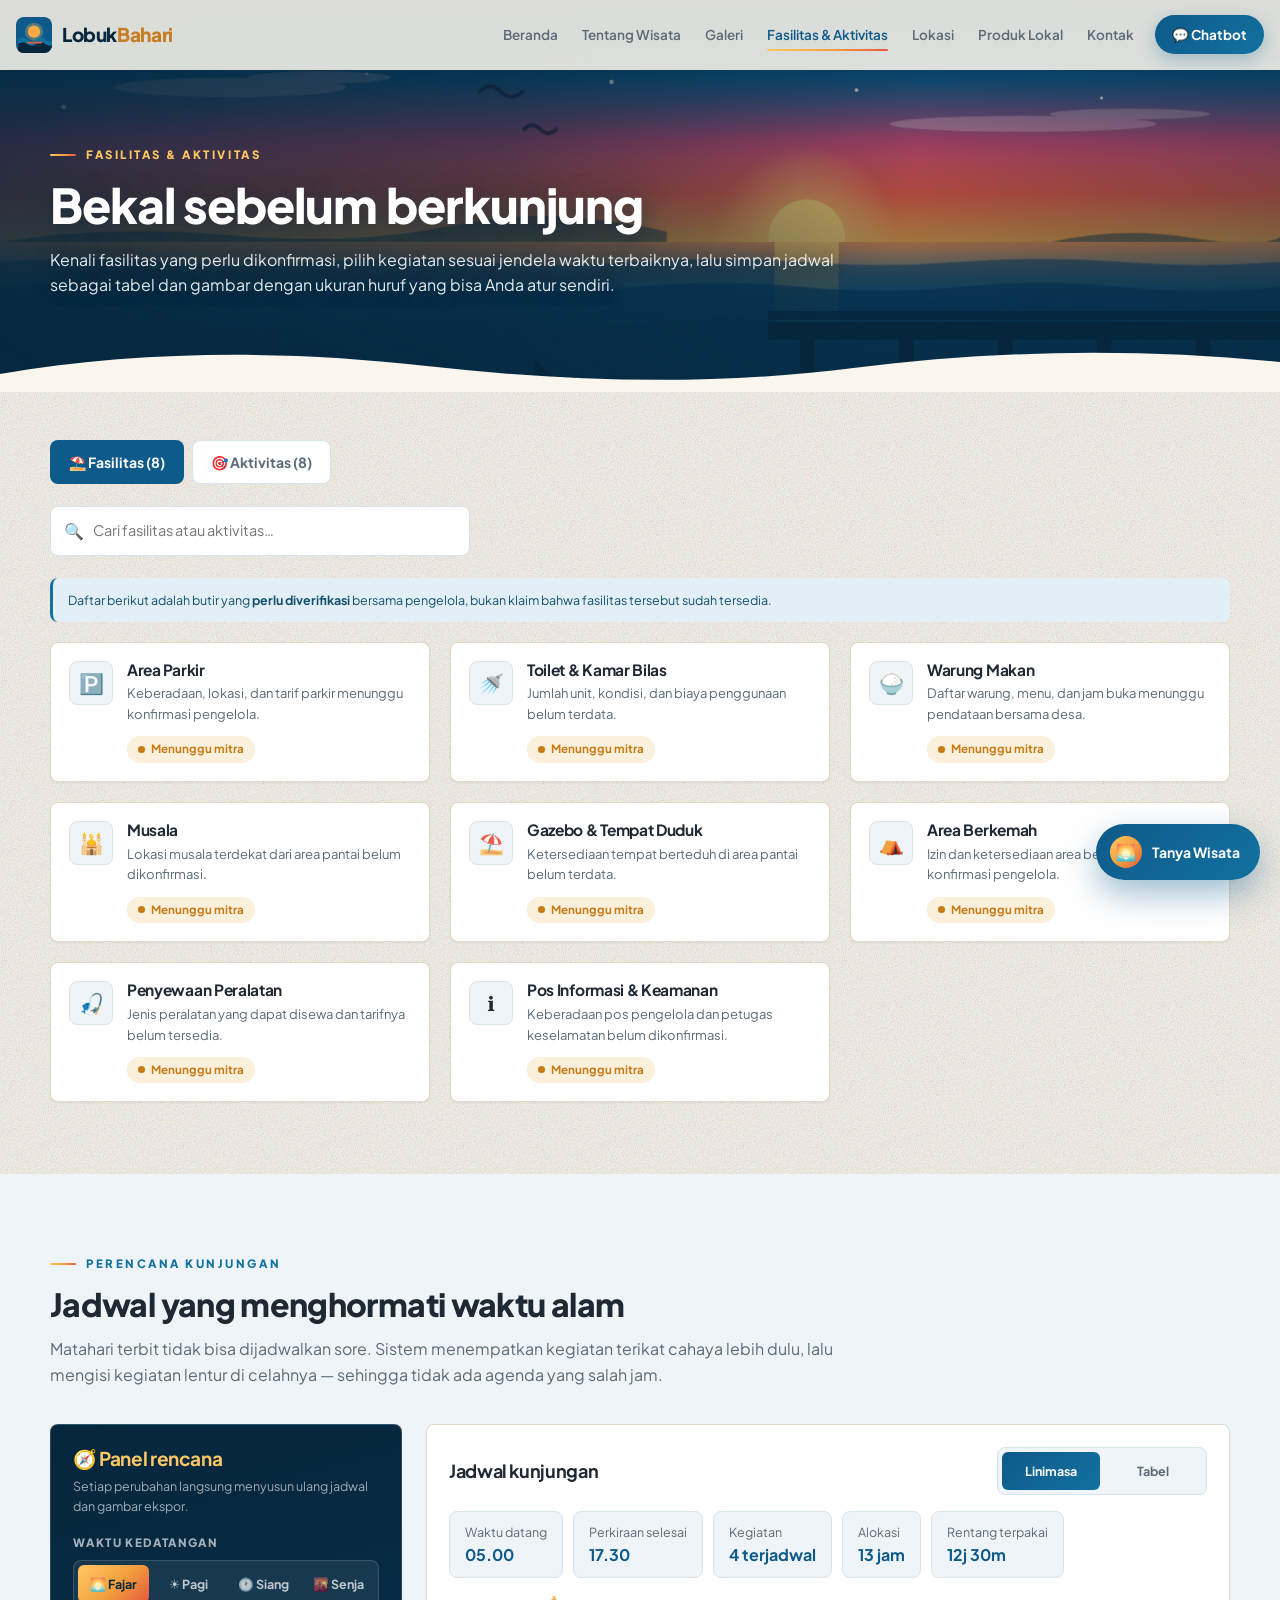
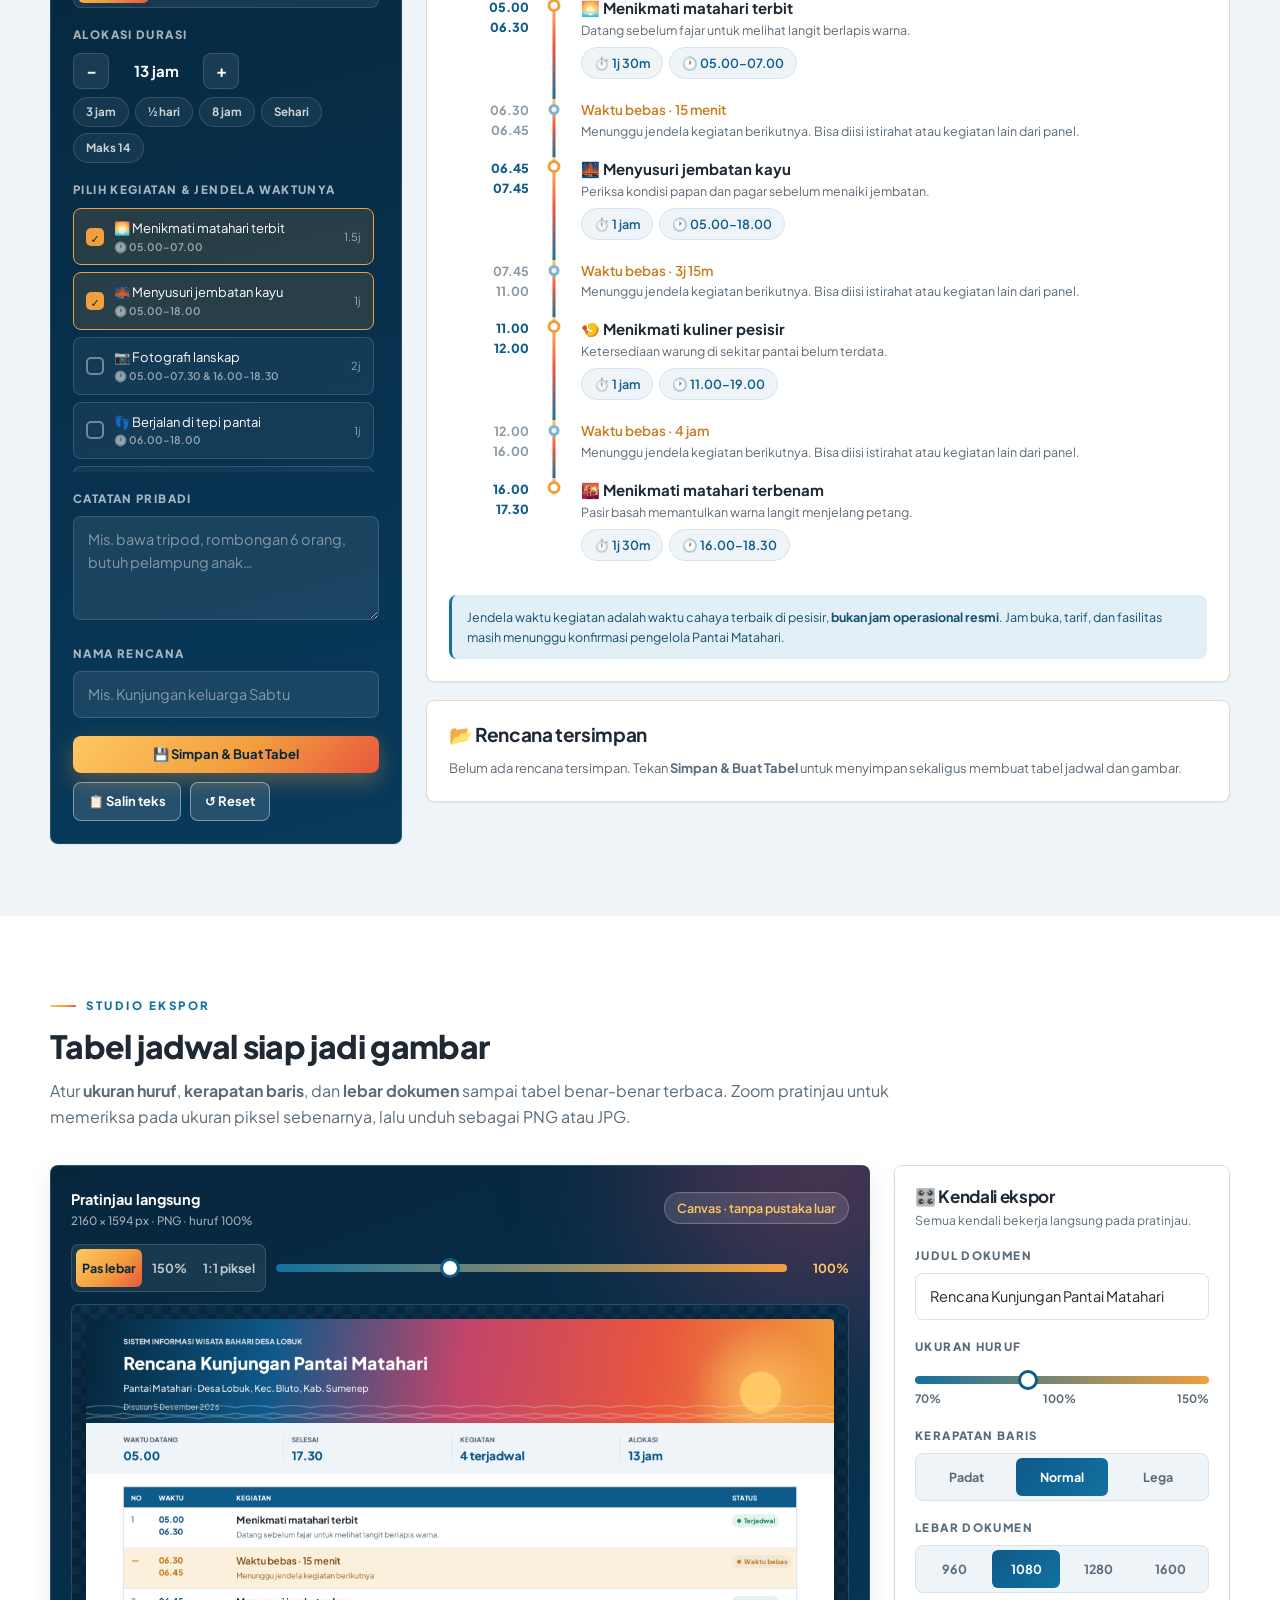
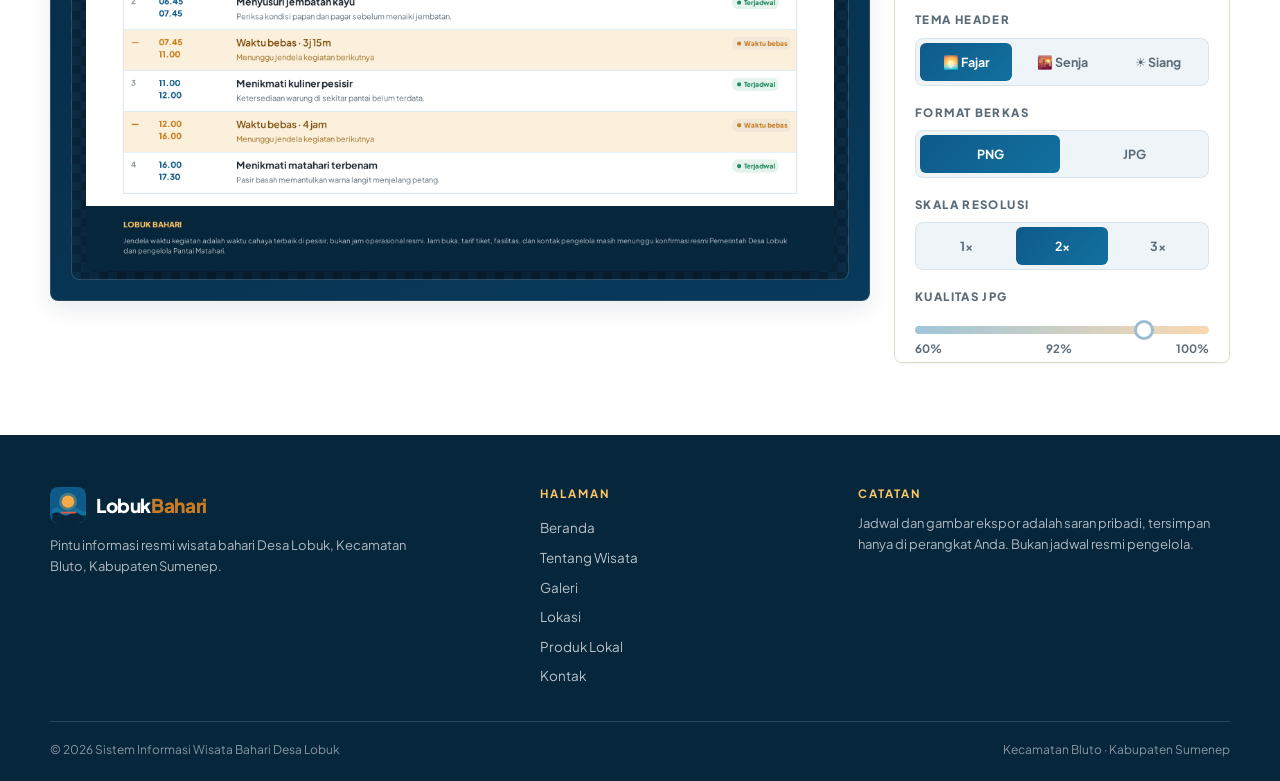
<file: TourAI/fasilitas.html>
<!DOCTYPE html>
<html lang="id">
<head>
<meta charset="UTF-8">
<meta name="viewport" content="width=device-width, initial-scale=1">
<meta name="theme-color" content="#0E5A8A">
<title>Fasilitas &amp; Aktivitas — Wisata Bahari Desa Lobuk</title>
<meta name="description" content="Fasilitas pengunjung beserta status verifikasi, aktivitas wisata bahari, perencana jadwal kunjungan, dan ekspor tabel jadwal ke PNG/JPG dengan kendali ukuran huruf.">
<link rel="icon" href="img/favicon.svg" type="image/svg+xml">
<link rel="preconnect" href="https://fonts.googleapis.com">
<link rel="preconnect" href="https://fonts.gstatic.com" crossorigin>
<link href="https://fonts.googleapis.com/css2?family=Plus+Jakarta+Sans:wght@300;400;500;600;700;800&display=swap" rel="stylesheet">
<link rel="stylesheet" href="css/style.css">
</head>
<body data-page="fasilitas">
<a class="skip" href="#utama">Lewati ke konten utama</a>
<div class="progres" id="progres" aria-hidden="true"></div>

<header class="nav" id="nav">
  <div class="nav-in">
    <a class="brand" href="index.html"><img src="img/favicon.svg" alt="" width="36" height="36"><span>Lobuk<b>Bahari</b></span></a>
    <button class="burger" id="burger" type="button" aria-label="Buka menu" aria-expanded="false" aria-controls="menu"><span></span><span></span><span></span></button>
    <nav class="menu" id="menu" aria-label="Navigasi utama">
      <a href="index.html" data-nav="beranda">Beranda</a>
      <a href="tentang.html" data-nav="tentang">Tentang Wisata</a>
      <a href="galeri.html" data-nav="galeri">Galeri</a>
      <a href="fasilitas.html" data-nav="fasilitas">Fasilitas &amp; Aktivitas</a>
      <a href="lokasi.html" data-nav="lokasi">Lokasi</a>
      <a href="produk.html" data-nav="produk">Produk Lokal</a>
      <a href="kontak.html" data-nav="kontak">Kontak</a>
      <button class="nav-chat" type="button" data-chat-open="true">💬 Chatbot</button>
    </nav>
  </div>
</header>

<main id="utama">
  <section class="kepala">
    <div class="kepala-art" data-scene="kepala" aria-hidden="true"></div>
    <div class="kepala-tutup"></div>
    <div class="kepala-isi">
      <span class="mata">Fasilitas &amp; Aktivitas</span>
      <h1>Bekal sebelum berkunjung</h1>
      <p>Kenali fasilitas yang perlu dikonfirmasi, pilih kegiatan sesuai jendela waktu terbaiknya, lalu simpan jadwal sebagai tabel dan gambar dengan ukuran huruf yang bisa Anda atur sendiri.</p>
    </div>
    <svg class="kepala-ombak" width="1440" height="48" viewBox="0 0 1440 48" preserveAspectRatio="none" aria-hidden="true"><path d="M0 30C160 6 320 6 480 22S800 42 960 24S1280 4 1440 18V48H0Z" fill="#FAF6EE"/></svg>
  </section>

  <section class="blok blok-pasir" style="padding-top:48px">
    <div class="wrap">
      <div class="tab" id="faTab" role="group" aria-label="Pilih tampilan">
        <button type="button" class="aktif" data-tab="fasilitas">⛱️ Fasilitas (<span id="hitungFasilitas">8</span>)</button>
        <button type="button" data-tab="aktivitas">🎯 Aktivitas (<span id="hitungAktivitas">8</span>)</button>
      </div>
      <div class="cari">
        <span aria-hidden="true">🔍</span>
        <input id="faCari" type="search" placeholder="Cari fasilitas atau aktivitas…" aria-label="Cari fasilitas atau aktivitas">
      </div>
      <div id="panelFasilitas">
        <div class="catatan" style="margin-bottom:20px">Daftar berikut adalah butir yang <b>perlu diverifikasi</b> bersama pengelola, bukan klaim bahwa fasilitas tersebut sudah tersedia.</div>
        <div class="kisi k3" id="fasilitasKisi"></div>
      </div>
      <div id="panelAktivitas" hidden>
        <div class="catatan" style="margin-bottom:20px">Jendela waktu kegiatan adalah <b>waktu cahaya terbaik</b> di pesisir — bukan jam operasional resmi. Durasi adalah perkiraan untuk membantu menyusun rencana.</div>
        <div class="kisi k3" id="aktivitasKisi"></div>
      </div>
    </div>
  </section>

  <section class="blok blok-dingin" id="perencana">
    <div class="wrap">
      <div class="blok-kepala muncul">
        <span class="mata">Perencana Kunjungan</span>
        <h2>Jadwal yang menghormati waktu alam</h2>
        <p>Matahari terbit tidak bisa dijadwalkan sore. Sistem menempatkan kegiatan terikat cahaya lebih dulu, lalu mengisi kegiatan lentur di celahnya — sehingga tidak ada agenda yang salah jam.</p>
      </div>
      <div class="perencana">
        <div class="panel panel-gelap">
          <h3 style="margin-bottom:6px">🧭 Panel rencana</h3>
          <p style="font-size:12.5px;color:rgba(255,255,255,.62);margin-bottom:18px">Setiap perubahan langsung menyusun ulang jadwal dan gambar ekspor.</p>
          <div class="grup">
            <span class="lbl">Waktu kedatangan</span>
            <div class="seg" id="segWaktu">
              <button type="button" class="aktif" data-w="fajar">🌅 Fajar</button>
              <button type="button" data-w="pagi">☀️ Pagi</button>
              <button type="button" data-w="siang">🕐 Siang</button>
              <button type="button" data-w="senja">🌇 Senja</button>
            </div>
          </div>
          <div class="grup">
            <span class="lbl">Alokasi durasi</span>
            <div class="stepper">
              <button type="button" id="jamKurang" aria-label="Kurangi durasi">−</button>
              <b id="jamNilai">13 jam</b>
              <button type="button" id="jamTambah" aria-label="Tambah durasi">+</button>
            </div>
            <div class="preset" id="presetJam">
              <button type="button" data-jam="3">3 jam</button>
              <button type="button" data-jam="5">½ hari</button>
              <button type="button" data-jam="8">8 jam</button>
              <button type="button" data-jam="13">Sehari</button>
              <button type="button" data-jam="14">Maks 14</button>
            </div>
          </div>
          <div class="grup">
            <span class="lbl">Pilih kegiatan &amp; jendela waktunya</span>
            <div class="pilihan gulir-gelap" id="perencanaPilihan"></div>
          </div>
          <div class="grup">
            <label class="lbl" for="rencanaCatatan">Catatan pribadi</label>
            <textarea class="medan medan-gelap" id="rencanaCatatan" placeholder="Mis. bawa tripod, rombongan 6 orang, butuh pelampung anak…"></textarea>
          </div>
          <div class="grup">
            <label class="lbl" for="rencanaNama">Nama rencana</label>
            <input class="medan medan-gelap" id="rencanaNama" type="text" placeholder="Mis. Kunjungan keluarga Sabtu">
          </div>
          <div style="display:flex;gap:9px;flex-wrap:wrap">
            <button class="btn btn-utama btn-kecil" id="rencanaSimpan" type="button" style="flex:1 1 100%">💾 Simpan &amp; Buat Tabel</button>
            <button class="btn btn-trans btn-kecil" id="rencanaSalin" type="button">📋 Salin teks</button>
            <button class="btn btn-trans btn-kecil" id="rencanaReset" type="button">↺ Reset</button>
          </div>
        </div>
        <div>
          <div class="panel">
            <div class="keluaran-kepala">
              <h3>Jadwal kunjungan</h3>
              <div class="seg seg-terang" id="segTampilan" role="group" aria-label="Bentuk tampilan jadwal">
                <button type="button" class="aktif" data-view="linimasa">Linimasa</button>
                <button type="button" data-view="tabel">Tabel</button>
              </div>
            </div>
            <div id="rencanaKeluaran"></div>
          </div>
          <div class="panel" style="margin-top:18px">
            <h3 style="margin-bottom:12px">📂 Rencana tersimpan</h3>
            <div id="rencanaDraf"></div>
          </div>
        </div>
      </div>
    </div>
  </section>

  <section class="blok blok-putih" id="studio">
    <div class="wrap">
      <div class="blok-kepala muncul">
        <span class="mata">Studio Ekspor</span>
        <h2>Tabel jadwal siap jadi gambar</h2>
        <p>Atur <b>ukuran huruf</b>, <b>kerapatan baris</b>, dan <b>lebar dokumen</b> sampai tabel benar-benar terbaca. Zoom pratinjau untuk memeriksa pada ukuran piksel sebenarnya, lalu unduh sebagai PNG atau JPG.</p>
      </div>
      <div class="studio">
        <div class="studio-panggung muncul">
          <div class="studio-kepala">
            <div><b>Pratinjau langsung</b><small id="studioUkuran">Menyiapkan…</small></div>
            <span class="chip" style="background:rgba(255,255,255,.12);border-color:rgba(255,255,255,.24);color:#FFC864">Canvas · tanpa pustaka luar</span>
          </div>
          <div class="studio-zoom">
            <div class="seg" id="segZoomPratinjau" role="group" aria-label="Zoom pratinjau">
              <button type="button" class="aktif" data-zoom="100">Pas lebar</button>
              <button type="button" data-zoom="150">150%</button>
              <button type="button" data-zoom="piksel">1:1 piksel</button>
            </div>
            <input class="geser" id="zoomPratinjau" type="range" min="40" max="220" step="5" value="100" aria-label="Zoom pratinjau">
            <b id="zoomPratinjauNilai">100%</b>
          </div>
          <div class="studio-bingkai gulir-gelap">
            <img id="studioPratinjau" alt="Pratinjau tabel jadwal kunjungan Pantai Matahari">
          </div>
        </div>

        <aside class="studio-kendali muncul light-scroll" style="--tunda:.1s">
          <h3>🎛️ Kendali ekspor</h3>
          <p>Semua kendali bekerja langsung pada pratinjau.</p>
          <div class="grup">
            <label class="lbl" for="studioJudul">Judul dokumen</label>
            <input class="medan" id="studioJudul" type="text" placeholder="Rencana Kunjungan Pantai Matahari">
          </div>
          <div class="grup">
            <label class="lbl" for="studioHuruf">Ukuran huruf</label>
            <input class="geser" id="studioHuruf" type="range" min="70" max="150" step="5" value="100">
            <div class="nilai-geser"><span>70%</span><span id="nilaiHuruf">100%</span><span>150%</span></div>
          </div>
          <div class="grup">
            <span class="lbl">Kerapatan baris</span>
            <div class="seg seg-terang" id="segRapat">
              <button type="button" data-rapat="padat">Padat</button>
              <button type="button" class="aktif" data-rapat="normal">Normal</button>
              <button type="button" data-rapat="lega">Lega</button>
            </div>
          </div>
          <div class="grup">
            <span class="lbl">Lebar dokumen</span>
            <div class="seg seg-terang" id="segLebar">
              <button type="button" data-lebar="960">960</button>
              <button type="button" class="aktif" data-lebar="1080">1080</button>
              <button type="button" data-lebar="1280">1280</button>
              <button type="button" data-lebar="1600">1600</button>
            </div>
          </div>
          <div class="grup">
            <span class="lbl">Tema header</span>
            <div class="seg seg-terang" id="segTema">
              <button type="button" class="aktif" data-tema="fajar">🌅 Fajar</button>
              <button type="button" data-tema="senja">🌇 Senja</button>
              <button type="button" data-tema="siang">☀️ Siang</button>
            </div>
          </div>
          <div class="grup">
            <span class="lbl">Format berkas</span>
            <div class="seg seg-terang" id="segFormat">
              <button type="button" class="aktif" data-format="png">PNG</button>
              <button type="button" data-format="jpg">JPG</button>
            </div>
          </div>
          <div class="grup">
            <span class="lbl">Skala resolusi</span>
            <div class="seg seg-terang" id="segSkala">
              <button type="button" data-skala="1">1×</button>
              <button type="button" class="aktif" data-skala="2">2×</button>
              <button type="button" data-skala="3">3×</button>
            </div>
          </div>
          <div class="grup">
            <label class="lbl" for="studioKualitas">Kualitas JPG</label>
            <input class="geser" id="studioKualitas" type="range" min="60" max="100" step="1" value="92" disabled>
            <div class="nilai-geser"><span>60%</span><span id="nilaiKualitas">92%</span><span>100%</span></div>
          </div>
          <div class="grup">
            <span class="lbl">Isi tabel</span>
            <label class="saklar"><input type="checkbox" id="studioKet" checked><span class="rel"></span><span>Tampilkan keterangan</span></label>
            <label class="saklar"><input type="checkbox" id="studioBebas" checked><span class="rel"></span><span>Tampilkan waktu bebas</span></label>
            <label class="saklar"><input type="checkbox" id="studioCatatan" checked><span class="rel"></span><span>Sertakan catatan pribadi</span></label>
          </div>
          <div class="studio-aksi">
            <button class="btn btn-utama btn-kecil" id="studioUnduh" type="button" style="flex:1 1 100%"><span id="unduhLabel">⬇ Unduh PNG</span></button>
            <button class="btn btn-laut btn-kecil" id="studioSalin" type="button">📋 Salin gambar</button>
            <button class="btn btn-garis btn-kecil" id="studioAcak" type="button">🎲 Acak tema</button>
            <button class="btn btn-garis btn-kecil" id="studioReset" type="button">↺ Reset</button>
          </div>
          <p class="studio-info">Gambar dibuat sepenuhnya di peramban Anda. Tidak ada data yang dikirim ke server.</p>
        </aside>
      </div>
    </div>
  </section>
</main>

<footer class="kaki">
  <div class="wrap">
    <div class="kaki-kisi">
      <div>
        <a class="brand" href="index.html"><img src="img/favicon.svg" alt="" width="36" height="36"><span>Lobuk<b>Bahari</b></span></a>
        <p data-teks="profil.deskripsiPendek"></p>
      </div>
      <div><h4>Halaman</h4><nav aria-label="Navigasi kaki"><a href="index.html">Beranda</a><a href="tentang.html">Tentang Wisata</a><a href="galeri.html">Galeri</a><a href="lokasi.html">Lokasi</a><a href="produk.html">Produk Lokal</a><a href="kontak.html">Kontak</a></nav></div>
      <div><h4>Catatan</h4><p style="margin-top:0">Jadwal dan gambar ekspor adalah saran pribadi, tersimpan hanya di perangkat Anda. Bukan jadwal resmi pengelola.</p></div>
    </div>
    <div class="kaki-bawah"><span>© <span id="tahun">2026</span> Sistem Informasi Wisata Bahari Desa Lobuk</span><span>Kecamatan Bluto · Kabupaten Sumenep</span></div>
  </div>
</footer>

<button id="keatas" type="button" aria-label="Kembali ke atas">↑</button>
<script src="js/data.js"></script>
<script src="js/main.js"></script>
<script src="js/chatbot.js"></script>
</body>
</html>
</file>
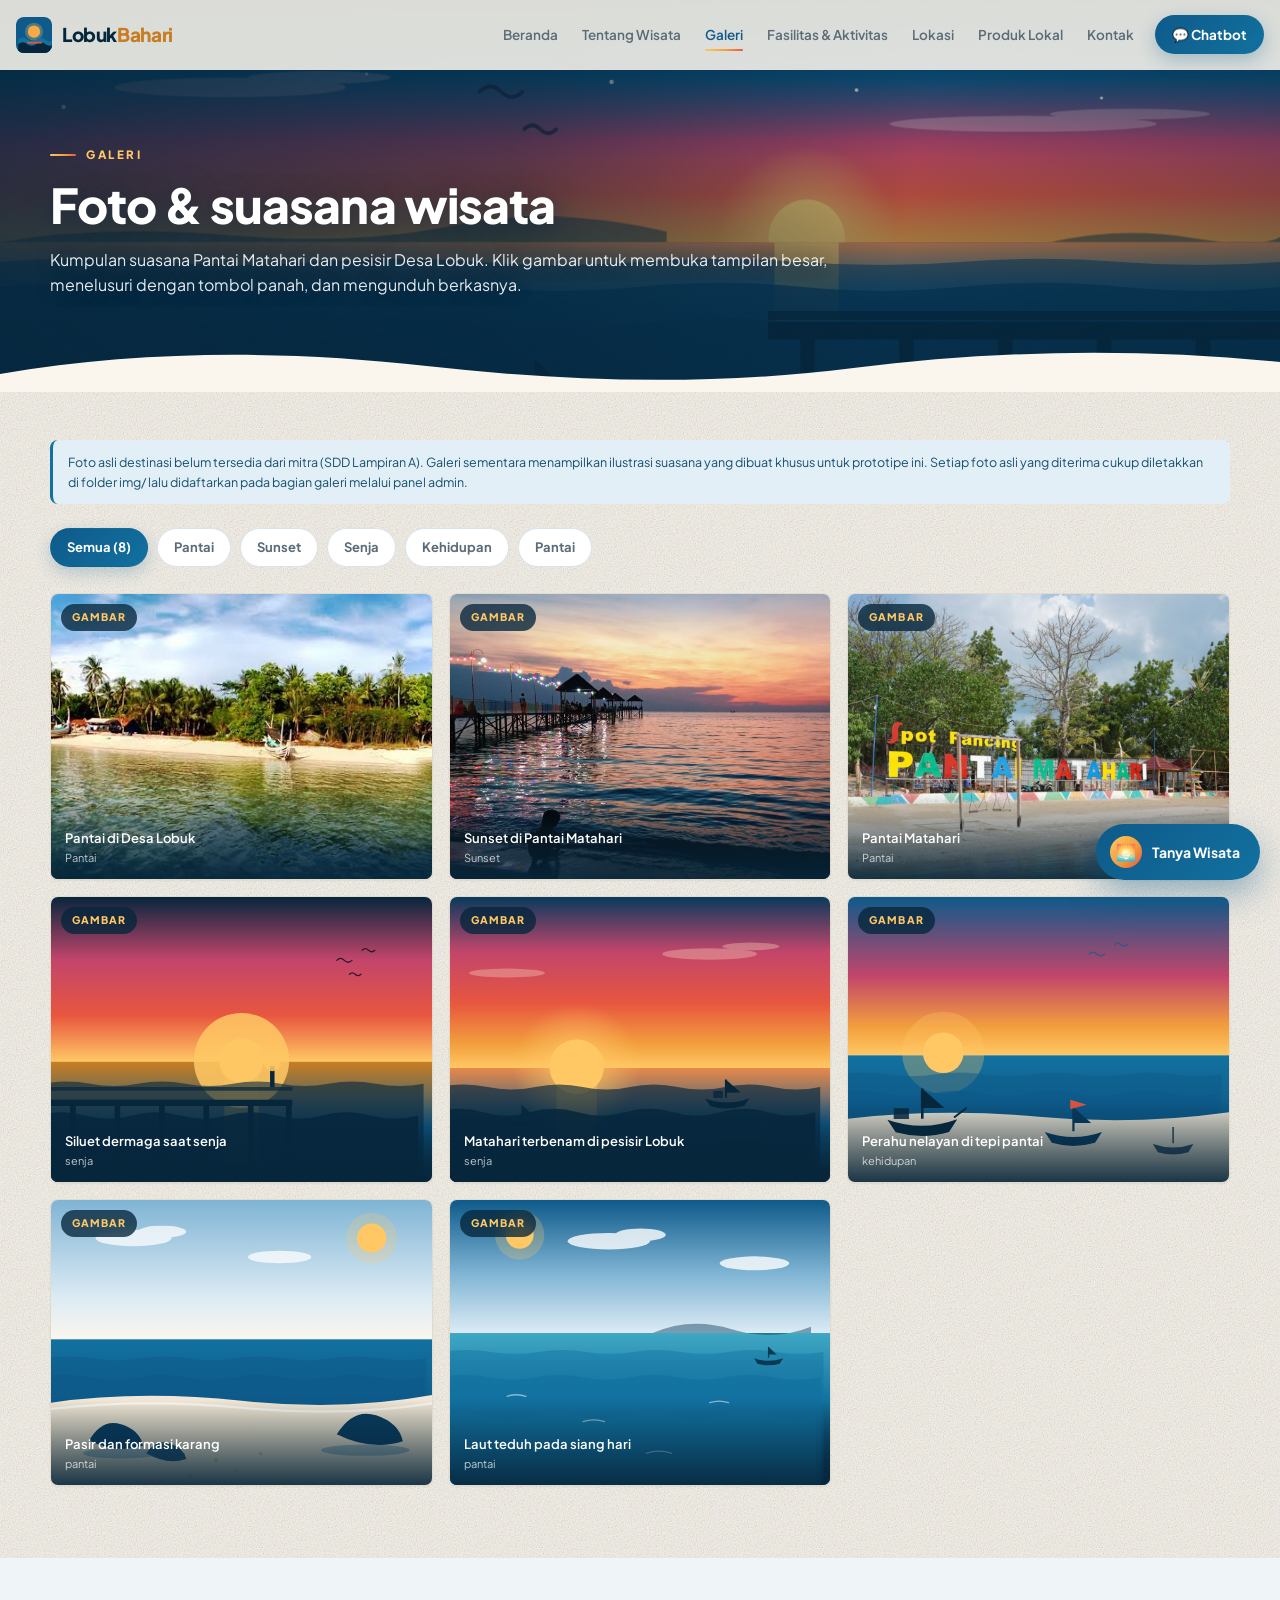
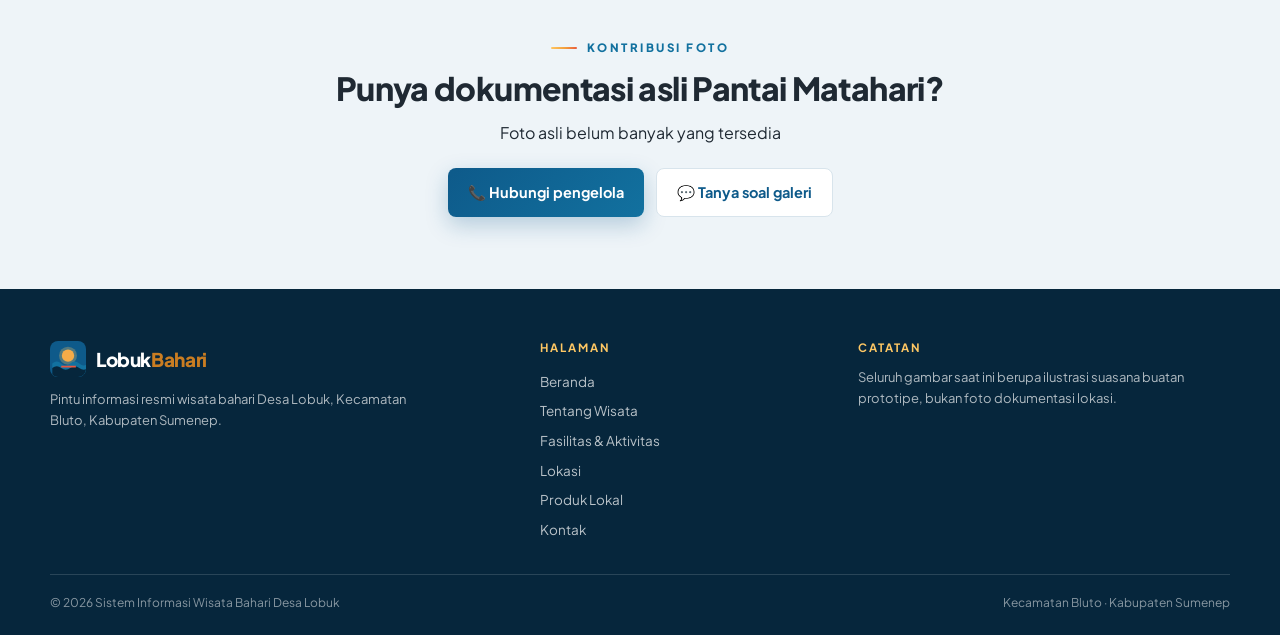
<file: TourAI/galeri.html>
<!DOCTYPE html>
<html lang="id">
<head>
<meta charset="UTF-8">
<meta name="viewport" content="width=device-width, initial-scale=1">
<meta name="theme-color" content="#0E5A8A">
<title>Galeri — Foto &amp; Suasana Wisata Desa Lobuk</title>
<meta name="description" content="Galeri suasana Pantai Matahari, Desa Lobuk: fajar, senja, jembatan kayu, perahu nelayan, dan pesisir.">
<link rel="icon" href="img/favicon.svg" type="image/svg+xml">
<link rel="preconnect" href="https://fonts.googleapis.com">
<link rel="preconnect" href="https://fonts.gstatic.com" crossorigin>
<link href="https://fonts.googleapis.com/css2?family=Plus+Jakarta+Sans:wght@300;400;500;600;700;800&display=swap" rel="stylesheet">
<link rel="stylesheet" href="css/style.css">
</head>
<body data-page="galeri">
<a class="skip" href="#utama">Lewati ke konten utama</a>
<div class="progres" id="progres" aria-hidden="true"></div>

<header class="nav" id="nav">
  <div class="nav-in">
    <a class="brand" href="index.html"><img src="img/favicon.svg" alt="" width="36" height="36"><span>Lobuk<b>Bahari</b></span></a>
    <button class="burger" id="burger" type="button" aria-label="Buka menu" aria-expanded="false" aria-controls="menu"><span></span><span></span><span></span></button>
    <nav class="menu" id="menu" aria-label="Navigasi utama">
      <a href="index.html" data-nav="beranda">Beranda</a>
      <a href="tentang.html" data-nav="tentang">Tentang Wisata</a>
      <a href="galeri.html" data-nav="galeri">Galeri</a>
      <a href="fasilitas.html" data-nav="fasilitas">Fasilitas &amp; Aktivitas</a>
      <a href="lokasi.html" data-nav="lokasi">Lokasi</a>
      <a href="produk.html" data-nav="produk">Produk Lokal</a>
      <a href="kontak.html" data-nav="kontak">Kontak</a>
      <button class="nav-chat" type="button" data-chat-open="true">💬 Chatbot</button>
    </nav>
  </div>
</header>

<main id="utama">
  <section class="kepala">
    <div class="kepala-art" data-scene="kepala" aria-hidden="true"></div>
    <div class="kepala-tutup"></div>
    <div class="kepala-isi">
      <span class="mata">Galeri</span>
      <h1>Foto &amp; suasana wisata</h1>
      <p>Kumpulan suasana Pantai Matahari dan pesisir Desa Lobuk. Klik gambar untuk membuka tampilan besar, menelusuri dengan tombol panah, dan mengunduh berkasnya.</p>
    </div>
    <svg class="kepala-ombak" width="1440" height="48" viewBox="0 0 1440 48" preserveAspectRatio="none" aria-hidden="true"><path d="M0 30C160 6 320 6 480 22S800 42 960 24S1280 4 1440 18V48H0Z" fill="#FAF6EE"/></svg>
  </section>

  <section class="blok blok-pasir" style="padding-top:48px">
    <div class="wrap">
      <div class="catatan muncul" style="margin-bottom:24px" data-teks="catatanGaleri"></div>
      <div class="saring" id="galeriSaring" role="group" aria-label="Saring galeri berdasarkan kategori"></div>
      <div class="galeri-kisi" id="galeriKisi"></div>
    </div>
  </section>

  <section class="blok blok-dingin">
    <div class="wrap" style="max-width:820px">
      <div class="muncul" style="text-align:center">
        <span class="mata" style="justify-content:center">Kontribusi Foto</span>
        <h2 style="margin:12px 0 12px">Punya dokumentasi asli Pantai Matahari?</h2>
        <p>Foto asli belum banyak yang tersedia</p>
        <div style="display:flex;gap:12px;flex-wrap:wrap;justify-content:center;margin-top:22px">
          <a class="btn btn-laut" href="kontak.html">📞 Hubungi pengelola</a>
          <button class="btn btn-garis" type="button" data-chat-open="galeri foto">💬 Tanya soal galeri</button>
        </div>
      </div>
    </div>
  </section>
</main>

<div class="cahaya" id="cahaya" role="dialog" aria-modal="true" aria-label="Tampilan besar gambar galeri">
  <span class="c-hitung" id="cHitung"></span>
  <button class="cahaya-tombol c-tutup" id="cTutup" type="button" aria-label="Tutup">✕</button>
  <button class="cahaya-tombol c-prev" id="cPrev" type="button" aria-label="Gambar sebelumnya">‹</button>
  <div class="cahaya-panggung" id="cPanggung"></div>
  <div class="cahaya-ket" id="cKet"></div>
  <button class="cahaya-tombol c-next" id="cNext" type="button" aria-label="Gambar berikutnya">›</button>
  <button class="btn btn-utama btn-kecil c-unduh" id="cUnduh" type="button">⬇ Unduh gambar</button>
</div>

<footer class="kaki">
  <div class="wrap">
    <div class="kaki-kisi">
      <div>
        <a class="brand" href="index.html"><img src="img/favicon.svg" alt="" width="36" height="36"><span>Lobuk<b>Bahari</b></span></a>
        <p data-teks="profil.deskripsiPendek"></p>
      </div>
      <div><h4>Halaman</h4><nav aria-label="Navigasi kaki"><a href="index.html">Beranda</a><a href="tentang.html">Tentang Wisata</a><a href="fasilitas.html">Fasilitas &amp; Aktivitas</a><a href="lokasi.html">Lokasi</a><a href="produk.html">Produk Lokal</a><a href="kontak.html">Kontak</a></nav></div>
      <div><h4>Catatan</h4><p style="margin-top:0">Seluruh gambar saat ini berupa ilustrasi suasana buatan prototipe, bukan foto dokumentasi lokasi.</p></div>
    </div>
    <div class="kaki-bawah"><span>© <span id="tahun">2026</span> Sistem Informasi Wisata Bahari Desa Lobuk</span><span>Kecamatan Bluto · Kabupaten Sumenep</span></div>
  </div>
</footer>

<button id="keatas" type="button" aria-label="Kembali ke atas">↑</button>
<script src="js/data.js"></script>
<script src="js/main.js"></script>
<script src="js/chatbot.js"></script>
</body>
</html>
</file>
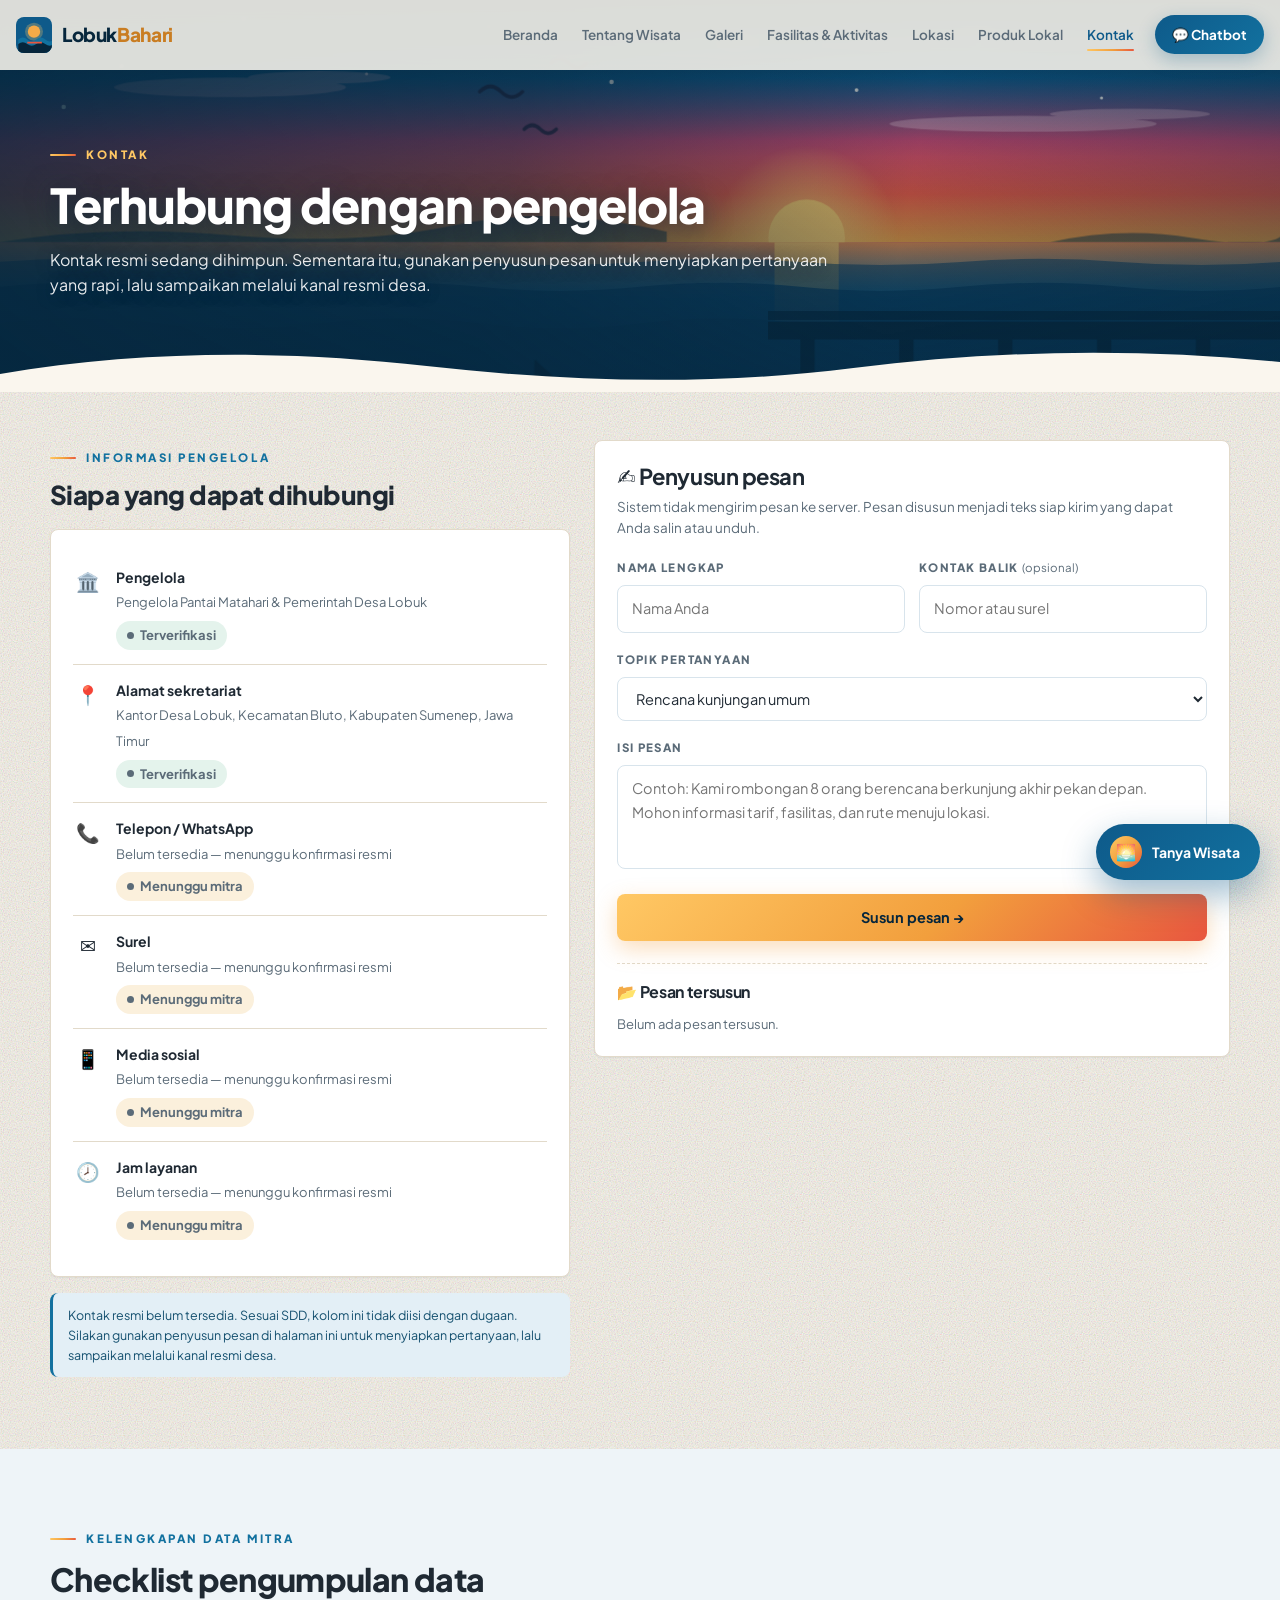
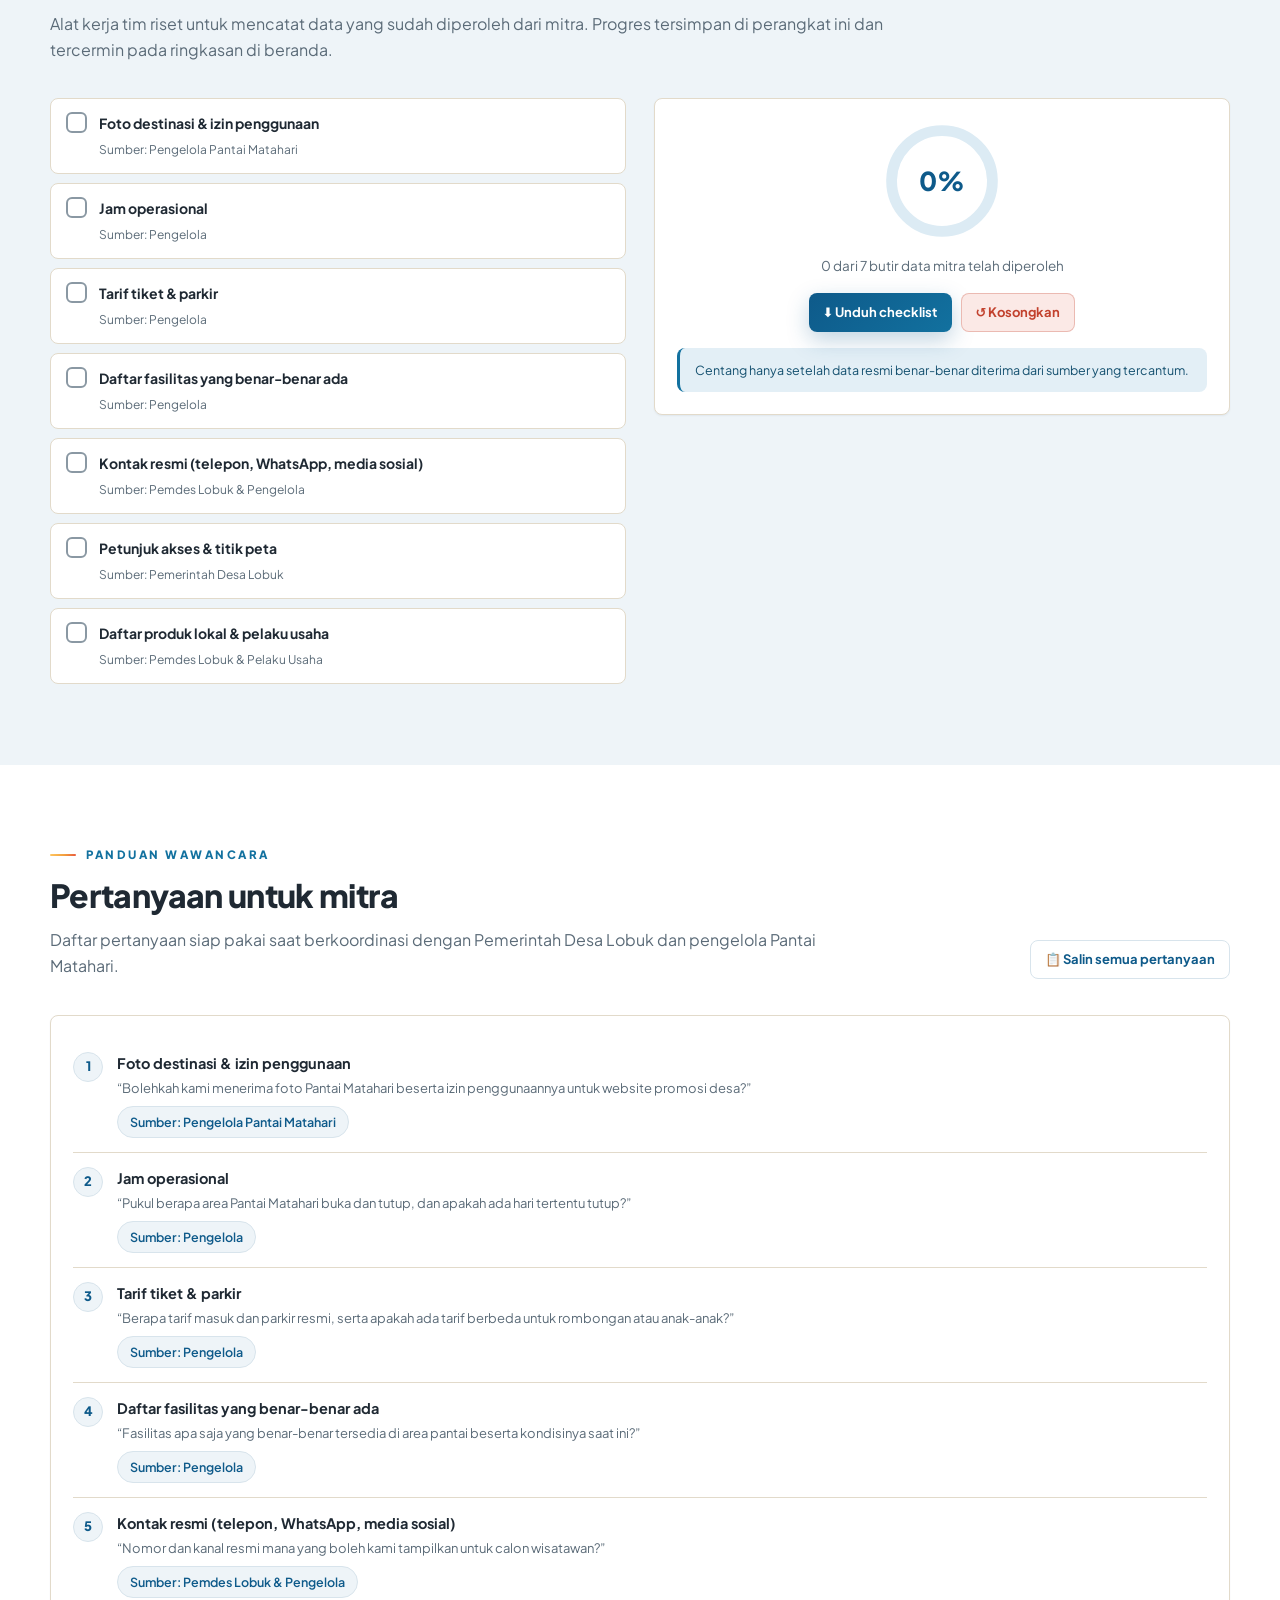
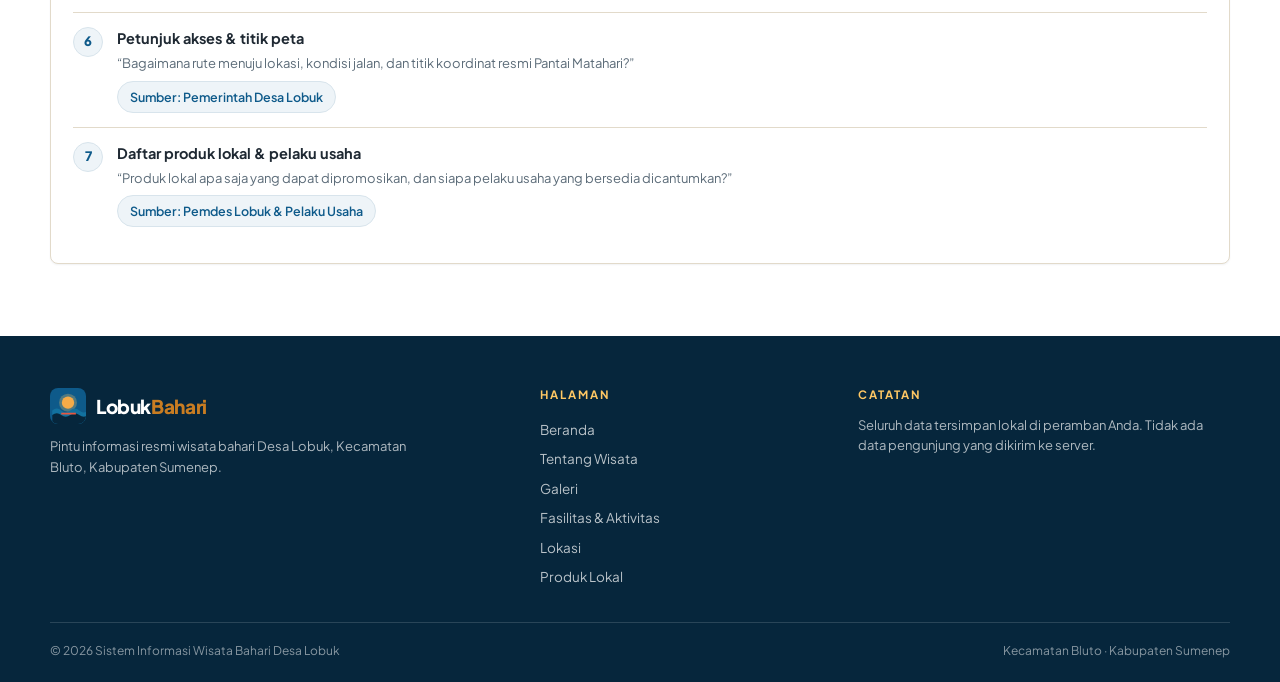
<file: TourAI/kontak.html>
<!DOCTYPE html>
<html lang="id">
<head>
<meta charset="UTF-8">
<meta name="viewport" content="width=device-width, initial-scale=1">
<meta name="theme-color" content="#0E5A8A">
<title>Kontak Pengelola — Wisata Bahari Desa Lobuk</title>
<meta name="description" content="Informasi kontak pengelola Pantai Matahari dan Pemerintah Desa Lobuk, penyusun pesan, serta checklist kelengkapan data mitra.">
<link rel="icon" href="img/favicon.svg" type="image/svg+xml">
<link rel="preconnect" href="https://fonts.googleapis.com">
<link rel="preconnect" href="https://fonts.gstatic.com" crossorigin>
<link href="https://fonts.googleapis.com/css2?family=Plus+Jakarta+Sans:wght@300;400;500;600;700;800&display=swap" rel="stylesheet">
<link rel="stylesheet" href="css/style.css">
</head>
<body data-page="kontak">
<a class="skip" href="#utama">Lewati ke konten utama</a>
<div class="progres" id="progres" aria-hidden="true"></div>

<header class="nav" id="nav">
  <div class="nav-in">
    <a class="brand" href="index.html"><img src="img/favicon.svg" alt="" width="36" height="36"><span>Lobuk<b>Bahari</b></span></a>
    <button class="burger" id="burger" type="button" aria-label="Buka menu" aria-expanded="false" aria-controls="menu"><span></span><span></span><span></span></button>
    <nav class="menu" id="menu" aria-label="Navigasi utama">
      <a href="index.html" data-nav="beranda">Beranda</a>
      <a href="tentang.html" data-nav="tentang">Tentang Wisata</a>
      <a href="galeri.html" data-nav="galeri">Galeri</a>
      <a href="fasilitas.html" data-nav="fasilitas">Fasilitas &amp; Aktivitas</a>
      <a href="lokasi.html" data-nav="lokasi">Lokasi</a>
      <a href="produk.html" data-nav="produk">Produk Lokal</a>
      <a href="kontak.html" data-nav="kontak">Kontak</a>
      <button class="nav-chat" type="button" data-chat-open="true">💬 Chatbot</button>
    </nav>
  </div>
</header>

<main id="utama">
  <section class="kepala">
    <div class="kepala-art" data-scene="kepala" aria-hidden="true"></div>
    <div class="kepala-tutup"></div>
    <div class="kepala-isi">
      <span class="mata">Kontak</span>
      <h1>Terhubung dengan pengelola</h1>
      <p>Kontak resmi sedang dihimpun. Sementara itu, gunakan penyusun pesan untuk menyiapkan pertanyaan yang rapi, lalu sampaikan melalui kanal resmi desa.</p>
    </div>
    <svg class="kepala-ombak" width="1440" height="48" viewBox="0 0 1440 48" preserveAspectRatio="none" aria-hidden="true"><path d="M0 30C160 6 320 6 480 22S800 42 960 24S1280 4 1440 18V48H0Z" fill="#FAF6EE"/></svg>
  </section>

  <section class="blok blok-pasir" style="padding-top:48px">
    <div class="wrap">
      <div class="kontak-kisi">
        <div class="muncul">
          <span class="mata">Informasi Pengelola</span>
          <h2 style="margin:12px 0 18px;font-size:26px">Siapa yang dapat dihubungi</h2>
          <div class="panel" id="infoKontak"></div>
          <div class="catatan" style="margin-top:16px" data-teks="kontak.catatan"></div>
        </div>

        <div class="panel muncul" style="--tunda:.1s">
          <h3 style="font-size:22px;margin-bottom:6px">✍️ Penyusun pesan</h3>
          <p style="font-size:13.5px;color:var(--tinta-2);margin-bottom:20px">Sistem tidak mengirim pesan ke server. Pesan disusun menjadi teks siap kirim yang dapat Anda salin atau unduh.</p>
          <form id="formPesan" novalidate>
            <div class="kisi k2" style="gap:14px">
              <div class="grup">
                <label class="lbl" for="pesanNama">Nama lengkap</label>
                <input class="medan" id="pesanNama" type="text" autocomplete="name" placeholder="Nama Anda">
                <span class="pesan-salah">Nama wajib diisi.</span>
              </div>
              <div class="grup">
                <label class="lbl" for="pesanKontak">Kontak balik <span style="text-transform:none;letter-spacing:0;font-weight:400">(opsional)</span></label>
                <input class="medan" id="pesanKontak" type="text" placeholder="Nomor atau surel">
              </div>
            </div>
            <div class="grup">
              <label class="lbl" for="pesanTopik">Topik pertanyaan</label>
              <select class="medan" id="pesanTopik">
                <option>Rencana kunjungan umum</option>
                <option>Kunjungan rombongan</option>
                <option>Kerja sama penelitian &amp; promosi</option>
              </select>
            </div>
            <div class="grup">
              <label class="lbl" for="pesanIsi">Isi pesan</label>
              <textarea class="medan" id="pesanIsi" placeholder="Contoh: Kami rombongan 8 orang berencana berkunjung akhir pekan depan. Mohon informasi tarif, fasilitas, dan rute menuju lokasi."></textarea>
              <span class="pesan-salah">Tulis pesan minimal 10 karakter.</span>
            </div>
            <button class="btn btn-utama" type="submit" style="width:100%">Susun pesan →</button>
          </form>

          <div id="hasilWrap" hidden style="margin-top:20px">
            <label class="lbl" for="hasilPesan">Pesan siap kirim</label>
            <textarea class="medan" id="hasilPesan" readonly style="min-height:180px;background:var(--laut-50)"></textarea>
            <div style="display:flex;gap:9px;flex-wrap:wrap;margin-top:12px">
              <button class="btn btn-laut btn-kecil" id="salinPesan" type="button">📋 Salin pesan</button>
              <button class="btn btn-garis btn-kecil" id="unduhPesan" type="button">⬇ Unduh .txt</button>
              <button class="btn btn-garis btn-kecil" id="resetPesan" type="button">↺ Kosongkan formulir</button>
            </div>
          </div>

          <div style="margin-top:22px;padding-top:18px;border-top:1px dashed var(--garis)">
            <h4 style="margin-bottom:12px">📂 Pesan tersusun</h4>
            <div id="pesanDraf"></div>
          </div>
        </div>
      </div>
    </div>
  </section>

  <section class="blok blok-dingin" id="checklist">
    <div class="wrap">
      <div class="blok-kepala muncul">
        <span class="mata">Kelengkapan Data Mitra</span>
        <h2>Checklist pengumpulan data</h2>
        <p>Alat kerja tim riset untuk mencatat data yang sudah diperoleh dari mitra. Progres tersimpan di perangkat ini dan tercermin pada ringkasan di beranda.</p>
      </div>
      <div class="kisi k2" style="gap:28px;align-items:start">
        <div class="muncul" id="checklistMitra"></div>
        <aside class="panel muncul" style="--tunda:.1s;text-align:center">
          <div class="cincin-wrap">
            <svg class="lingkaran" width="120" height="120" viewBox="0 0 100 100" role="img" aria-label="Persentase kelengkapan data mitra">
              <defs><linearGradient id="gUkur" x1="0" y1="0" x2="1" y2="1"><stop offset="0" stop-color="#12719F"/><stop offset="1" stop-color="#F29F3D"/></linearGradient></defs>
              <circle class="rel" cx="50" cy="50" r="42"/>
              <circle class="isi" id="cincinIsi" cx="50" cy="50" r="42"/>
            </svg>
            <div class="cincin-angka" id="cincinAngka">0%</div>
          </div>
          <p style="font-size:13.5px;color:var(--tinta-2)" id="checklistKet"></p>
          <div style="display:flex;gap:9px;flex-wrap:wrap;justify-content:center;margin-top:16px">
            <button class="btn btn-laut btn-kecil" id="checklistEkspor" type="button">⬇ Unduh checklist</button>
            <button class="btn btn-bahaya btn-kecil" id="checklistReset" type="button">↺ Kosongkan</button>
          </div>
          <div class="catatan" style="margin-top:16px;text-align:left">Centang hanya setelah data resmi benar-benar diterima dari sumber yang tercantum.</div>
        </aside>
      </div>
    </div>
  </section>

  <section class="blok blok-putih">
    <div class="wrap">
      <div class="blok-kepala muncul" style="display:flex;justify-content:space-between;align-items:flex-end;gap:16px;flex-wrap:wrap;max-width:none">
        <div style="max-width:64ch">
          <span class="mata">Panduan Wawancara</span>
          <h2 style="margin:12px 0 12px">Pertanyaan untuk mitra</h2>
          <p>Daftar pertanyaan siap pakai saat berkoordinasi dengan Pemerintah Desa Lobuk dan pengelola Pantai Matahari.</p>
        </div>
        <button class="btn btn-garis btn-kecil" id="salinPertanyaan" type="button">📋 Salin semua pertanyaan</button>
      </div>
      <div class="panel muncul" id="daftarPertanyaan"></div>
    </div>
  </section>
</main>

<footer class="kaki">
  <div class="wrap">
    <div class="kaki-kisi">
      <div>
        <a class="brand" href="index.html"><img src="img/favicon.svg" alt="" width="36" height="36"><span>Lobuk<b>Bahari</b></span></a>
        <p data-teks="profil.deskripsiPendek"></p>
      </div>
      <div><h4>Halaman</h4><nav aria-label="Navigasi kaki"><a href="index.html">Beranda</a><a href="tentang.html">Tentang Wisata</a><a href="galeri.html">Galeri</a><a href="fasilitas.html">Fasilitas &amp; Aktivitas</a><a href="lokasi.html">Lokasi</a><a href="produk.html">Produk Lokal</a></nav></div>
      <div><h4>Catatan</h4><p style="margin-top:0">Seluruh data tersimpan lokal di peramban Anda. Tidak ada data pengunjung yang dikirim ke server.</p></div>
    </div>
    <div class="kaki-bawah"><span>© <span id="tahun">2026</span> Sistem Informasi Wisata Bahari Desa Lobuk</span><span>Kecamatan Bluto · Kabupaten Sumenep</span></div>
  </div>
</footer>

<button id="keatas" type="button" aria-label="Kembali ke atas">↑</button>
<script src="js/data.js"></script>
<script src="js/main.js"></script>
<script src="js/chatbot.js"></script>
</body>
</html>
</file>
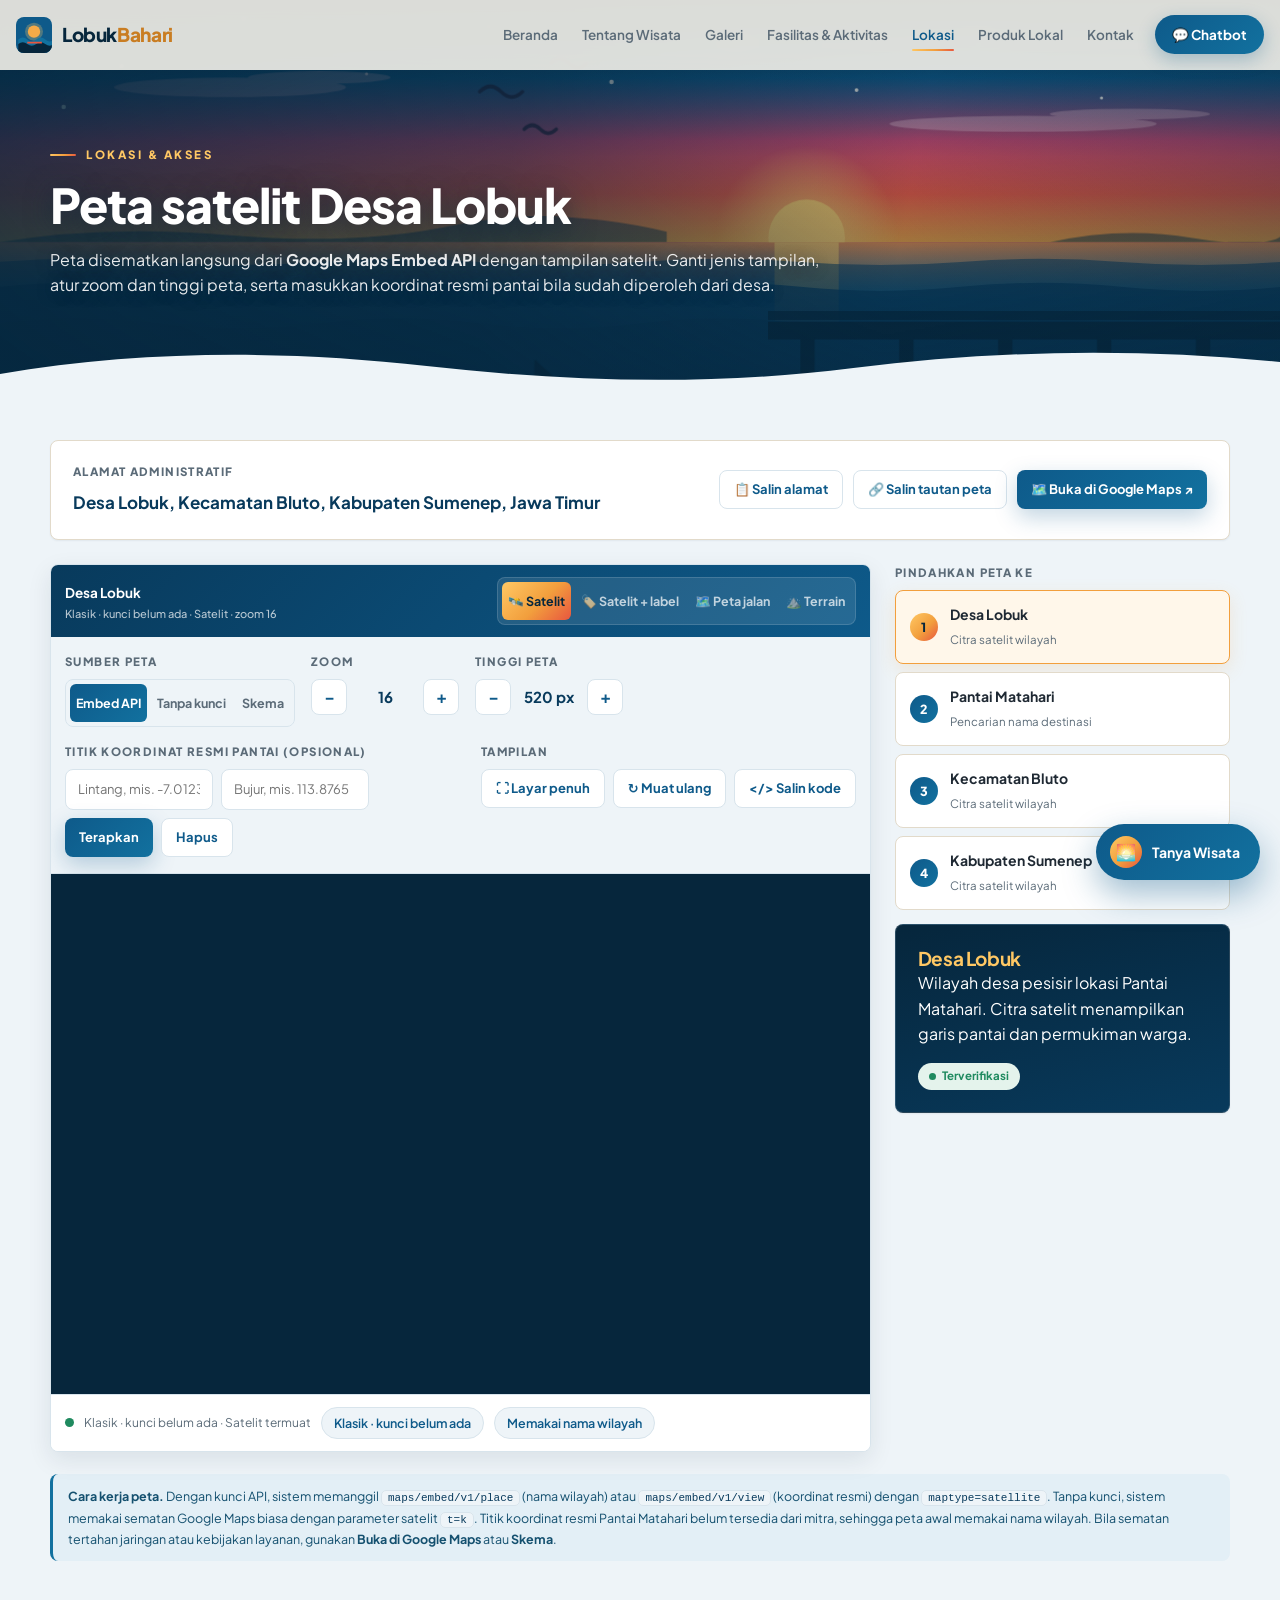
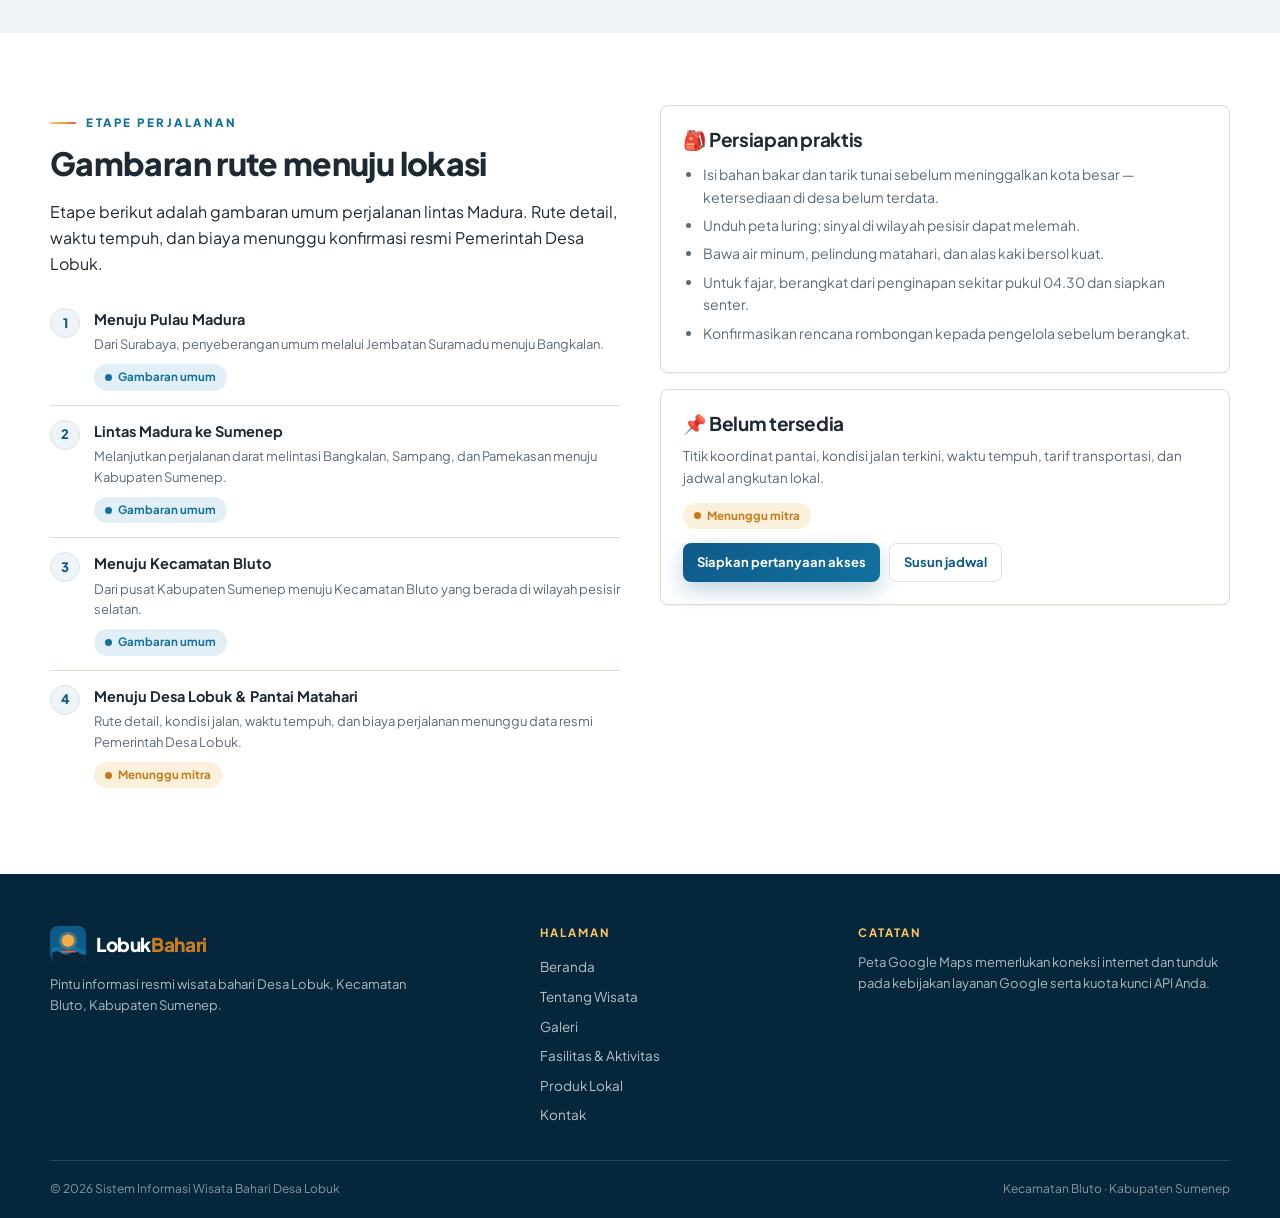
<file: TourAI/lokasi.html>
<!DOCTYPE html>
<html lang="id">
<head>
<meta charset="UTF-8">
<meta name="viewport" content="width=device-width, initial-scale=1">
<meta name="theme-color" content="#0E5A8A">
<title>Lokasi &amp; Akses — Peta Satelit Pantai Matahari, Desa Lobuk</title>
<meta name="description" content="Peta satelit Google Maps Embed API untuk Desa Lobuk, Kecamatan Bluto, Kabupaten Sumenep, beserta alamat, etape perjalanan, dan titik koordinat Pantai Matahari.">
<link rel="icon" href="img/favicon.svg" type="image/svg+xml">
<link rel="preconnect" href="https://fonts.googleapis.com">
<link rel="preconnect" href="https://fonts.gstatic.com" crossorigin>
<link rel="preconnect" href="https://www.google.com">
<link rel="preconnect" href="https://maps.google.com">
<link href="https://fonts.googleapis.com/css2?family=Plus+Jakarta+Sans:wght@300;400;500;600;700;800&display=swap" rel="stylesheet">
<link rel="stylesheet" href="css/style.css">
</head>
<body data-page="lokasi">
<a class="skip" href="#utama">Lewati ke konten utama</a>
<div class="progres" id="progres" aria-hidden="true"></div>

<header class="nav" id="nav">
  <div class="nav-in">
    <a class="brand" href="index.html"><img src="img/favicon.svg" alt="" width="36" height="36"><span>Lobuk<b>Bahari</b></span></a>
    <button class="burger" id="burger" type="button" aria-label="Buka menu" aria-expanded="false" aria-controls="menu"><span></span><span></span><span></span></button>
    <nav class="menu" id="menu" aria-label="Navigasi utama">
      <a href="index.html" data-nav="beranda">Beranda</a>
      <a href="tentang.html" data-nav="tentang">Tentang Wisata</a>
      <a href="galeri.html" data-nav="galeri">Galeri</a>
      <a href="fasilitas.html" data-nav="fasilitas">Fasilitas &amp; Aktivitas</a>
      <a href="lokasi.html" data-nav="lokasi">Lokasi</a>
      <a href="produk.html" data-nav="produk">Produk Lokal</a>
      <a href="kontak.html" data-nav="kontak">Kontak</a>
      <button class="nav-chat" type="button" data-chat-open="true">💬 Chatbot</button>
    </nav>
  </div>
</header>

<main id="utama">
  <section class="kepala">
    <div class="kepala-art" data-scene="kepala" aria-hidden="true"></div>
    <div class="kepala-tutup"></div>
    <div class="kepala-isi">
      <span class="mata">Lokasi &amp; Akses</span>
      <h1>Peta satelit Desa Lobuk</h1>
      <p>Peta disematkan langsung dari <b>Google Maps Embed API</b> dengan tampilan satelit. Ganti jenis tampilan, atur zoom dan tinggi peta, serta masukkan koordinat resmi pantai bila sudah diperoleh dari desa.</p>
    </div>
    <svg class="kepala-ombak" width="1440" height="48" viewBox="0 0 1440 48" preserveAspectRatio="none" aria-hidden="true"><path d="M0 30C160 6 320 6 480 22S800 42 960 24S1280 4 1440 18V48H0Z" fill="#EEF4F8"/></svg>
  </section>

  <section class="blok blok-dingin" style="padding-top:48px">
    <div class="wrap">
      <div class="panel muncul" style="margin-bottom:24px;display:flex;gap:18px;flex-wrap:wrap;align-items:center;justify-content:space-between">
        <div>
          <span class="lbl">Alamat administratif</span>
          <p style="font-size:17px;font-weight:700;color:var(--laut-800)" id="lokasiAlamat"></p>
        </div>
        <div style="display:flex;gap:10px;flex-wrap:wrap">
          <button class="btn btn-garis btn-kecil" id="salinAlamat" type="button">📋 Salin alamat</button>
          <button class="btn btn-garis btn-kecil" id="petaSalinTautan" type="button">🔗 Salin tautan peta</button>
          <a class="btn btn-laut btn-kecil" id="petaBuka" href="https://maps.google.com/maps?q=Desa+Lobuk+Bluto+Sumenep&t=k&z=16" target="_blank" rel="noopener">🗺️ Buka di Google Maps ↗</a>
        </div>
      </div>

      <div class="peta-wrap">
        <div class="peta-kartu muncul">
          <div class="peta-bilah">
            <div>
              <b id="petaJudul">Desa Lobuk</b>
              <small id="petaSub">Maps Embed API · Satelit</small>
            </div>
            <div class="seg" id="segJenis" role="group" aria-label="Jenis tampilan peta"></div>
          </div>

          <div class="peta-alat">
            <div class="alat-grup alat-kunci" style="display: none;">
              <span class="lbl">Kunci API Google Maps · Maps Embed API</span>
              <div class="kunci-baris">
                <input id="apiKunci" type="password" autocomplete="off" spellcheck="false" placeholder="Tempel kunci API, mis. AIzaSy…" aria-label="Kunci API Google Maps">
                <button class="btn btn-garis btn-kecil" id="kunciLihat" type="button" aria-label="Tampilkan kunci">👁</button>
                <button class="btn btn-laut btn-kecil" id="kunciSimpan" type="button">💾 Simpan &amp; aktifkan</button>
                <button class="btn btn-garis btn-kecil" id="kunciHapus" type="button">Hapus</button>
                <span id="kunciStatus"></span>
              </div>
              <small class="petunjuk">
                Kunci dibuat di Google Cloud Console → aktifkan <b>Maps Embed API</b> → <i>Credentials</i> → <i>Create API key</i>, lalu batasi ke domain situs ini.
                <a href="https://developers.google.com/maps/documentation/embed/get-api-key" target="_blank" rel="noopener">Panduan resmi ↗</a>
                Tanpa kunci, sistem otomatis memakai sematan Google Maps biasa agar peta tetap tampil. Kunci disimpan hanya di peramban ini.
              </small>
            </div>

            <div class="alat-grup">
              <span class="lbl">Sumber peta</span>
              <div class="seg seg-terang" id="segSumber" role="group" aria-label="Sumber peta">
                <button type="button" class="aktif" data-s="api">Embed API</button>
                <button type="button" data-s="klasik">Tanpa kunci</button>
                <button type="button" data-s="skema">Skema</button>
              </div>
            </div>
            <div class="alat-grup">
              <span class="lbl">Zoom</span>
              <div class="stepper stepper-terang">
                <button type="button" id="zoomKurang" aria-label="Perkecil zoom">−</button>
                <b id="zoomNilai">16</b>
                <button type="button" id="zoomTambah" aria-label="Perbesar zoom">+</button>
              </div>
            </div>
            <div class="alat-grup">
              <span class="lbl">Tinggi peta</span>
              <div class="stepper stepper-terang">
                <button type="button" id="tinggiKurang" aria-label="Kurangi tinggi peta">−</button>
                <b id="tinggiNilai">520 px</b>
                <button type="button" id="tinggiTambah" aria-label="Tambah tinggi peta">+</button>
              </div>
            </div>
            <div class="alat-grup tumbuh">
              <span class="lbl">Titik koordinat resmi pantai (opsional)</span>
              <div class="koordinat">
                <input id="latInput" type="text" inputmode="decimal" placeholder="Lintang, mis. -7.0123" aria-label="Lintang">
                <input id="lngInput" type="text" inputmode="decimal" placeholder="Bujur, mis. 113.8765" aria-label="Bujur">
                <button class="btn btn-laut btn-kecil" id="titikTerap" type="button">Terapkan</button>
                <button class="btn btn-garis btn-kecil" id="titikHapus" type="button">Hapus</button>
              </div>
            </div>
            <div class="alat-grup">
              <span class="lbl">Tampilan</span>
              <div style="display:flex;gap:8px;flex-wrap:wrap">
                <button class="btn btn-garis btn-kecil" id="petaPenuh" type="button">⛶ Layar penuh</button>
                <button class="btn btn-garis btn-kecil" id="petaUlang" type="button">↻ Muat ulang</button>
                <button class="btn btn-garis btn-kecil" id="petaSalinSemat" type="button">&lt;/&gt; Salin kode</button>
              </div>
            </div>
          </div>

          <div class="peta-bingkai" id="petaBingkai">
            <iframe id="petaFrame" title="Peta satelit Google Maps wilayah Desa Lobuk, Bluto, Sumenep" loading="lazy" referrerpolicy="no-referrer-when-downgrade" allowfullscreen></iframe>
            <img id="petaSkema" src="img/peta-skema.svg" alt="Skema wilayah Pulau Madura bagian timur dengan penanda Kabupaten Sumenep, Kecamatan Bluto, dan Desa Lobuk" hidden>
            <div class="peta-tirai" id="petaTirai">
              <div><b>Memuat peta satelit Google Maps…</b><p>Perlu koneksi internet.</p></div>
            </div>
          </div>

          <div class="peta-kaki">
            <span class="denyut" aria-hidden="true"></span>
            <span id="petaStatus">Menyiapkan peta</span>
            <span class="chip" id="petaModeBadge">Maps Embed API</span>
            <span class="chip" id="titikStatus">Memakai nama wilayah</span>
          </div>
        </div>

        <div class="muncul" style="--tunda:.1s">
          <span class="lbl">Pindahkan peta ke</span>
          <div id="lokasiTitik"></div>
          <div class="panel panel-gelap" id="lokasiDetail" style="position:static;margin-top:14px"></div>
        </div>
      </div>

      <div class="catatan muncul" style="margin-top:22px">
        <b>Cara kerja peta.</b> Dengan kunci API, sistem memanggil <code>maps/embed/v1/place</code> (nama wilayah) atau <code>maps/embed/v1/view</code> (koordinat resmi) dengan <code>maptype=satellite</code>. Tanpa kunci, sistem memakai sematan Google Maps biasa dengan parameter satelit <code>t=k</code>. Titik koordinat resmi Pantai Matahari belum tersedia dari mitra, sehingga peta awal memakai nama wilayah. Bila sematan tertahan jaringan atau kebijakan layanan, gunakan <b>Buka di Google Maps</b> atau <b>Skema</b>.
      </div>
    </div>
  </section>

  <section class="blok blok-putih">
    <div class="wrap">
      <div class="kisi k2" style="gap:40px;align-items:start">
        <div class="muncul">
          <span class="mata">Etape Perjalanan</span>
          <h2 style="margin:12px 0 16px">Gambaran rute menuju lokasi</h2>
          <p>Etape berikut adalah gambaran umum perjalanan lintas Madura. Rute detail, waktu tempuh, dan biaya menunggu konfirmasi resmi Pemerintah Desa Lobuk.</p>
          <div style="margin-top:18px" id="lokasiEtape"></div>
        </div>
        <aside class="muncul" style="--tunda:.12s">
          <div class="panel">
            <h3 style="margin-bottom:12px">🎒 Persiapan praktis</h3>
            <ul style="font-size:14px;color:var(--tinta-2)">
              <li>Isi bahan bakar dan tarik tunai sebelum meninggalkan kota besar — ketersediaan di desa belum terdata.</li>
              <li>Unduh peta luring; sinyal di wilayah pesisir dapat melemah.</li>
              <li>Bawa air minum, pelindung matahari, dan alas kaki bersol kuat.</li>
              <li>Untuk fajar, berangkat dari penginapan sekitar pukul 04.30 dan siapkan senter.</li>
              <li>Konfirmasikan rencana rombongan kepada pengelola sebelum berangkat.</li>
            </ul>
          </div>
          <div class="panel" style="margin-top:16px">
            <h3 style="margin-bottom:10px">📌 Belum tersedia</h3>
            <p style="font-size:13.5px;color:var(--tinta-2);margin-bottom:12px">Titik koordinat pantai, kondisi jalan terkini, waktu tempuh, tarif transportasi, dan jadwal angkutan lokal.</p>
            <span class="lencana l-tunggu">Menunggu mitra</span>
            <div style="margin-top:14px;display:flex;gap:9px;flex-wrap:wrap">
              <a class="btn btn-laut btn-kecil" href="kontak.html">Siapkan pertanyaan akses</a>
              <a class="btn btn-garis btn-kecil" href="fasilitas.html#perencana">Susun jadwal</a>
            </div>
          </div>
        </aside>
      </div>
    </div>
  </section>
</main>

<footer class="kaki">
  <div class="wrap">
    <div class="kaki-kisi">
      <div>
        <a class="brand" href="index.html"><img src="img/favicon.svg" alt="" width="36" height="36"><span>Lobuk<b>Bahari</b></span></a>
        <p data-teks="profil.deskripsiPendek"></p>
      </div>
      <div><h4>Halaman</h4><nav aria-label="Navigasi kaki"><a href="index.html">Beranda</a><a href="tentang.html">Tentang Wisata</a><a href="galeri.html">Galeri</a><a href="fasilitas.html">Fasilitas &amp; Aktivitas</a><a href="produk.html">Produk Lokal</a><a href="kontak.html">Kontak</a></nav></div>
      <div><h4>Catatan</h4><p style="margin-top:0">Peta Google Maps memerlukan koneksi internet dan tunduk pada kebijakan layanan Google serta kuota kunci API Anda.</p></div>
    </div>
    <div class="kaki-bawah"><span>© <span id="tahun">2026</span> Sistem Informasi Wisata Bahari Desa Lobuk</span><span>Kecamatan Bluto · Kabupaten Sumenep</span></div>
  </div>
</footer>

<button id="keatas" type="button" aria-label="Kembali ke atas">↑</button>
<script src="js/data.js"></script>
<script src="js/main.js"></script>
<script src="js/chatbot.js"></script>
</body>
</html>
</file>
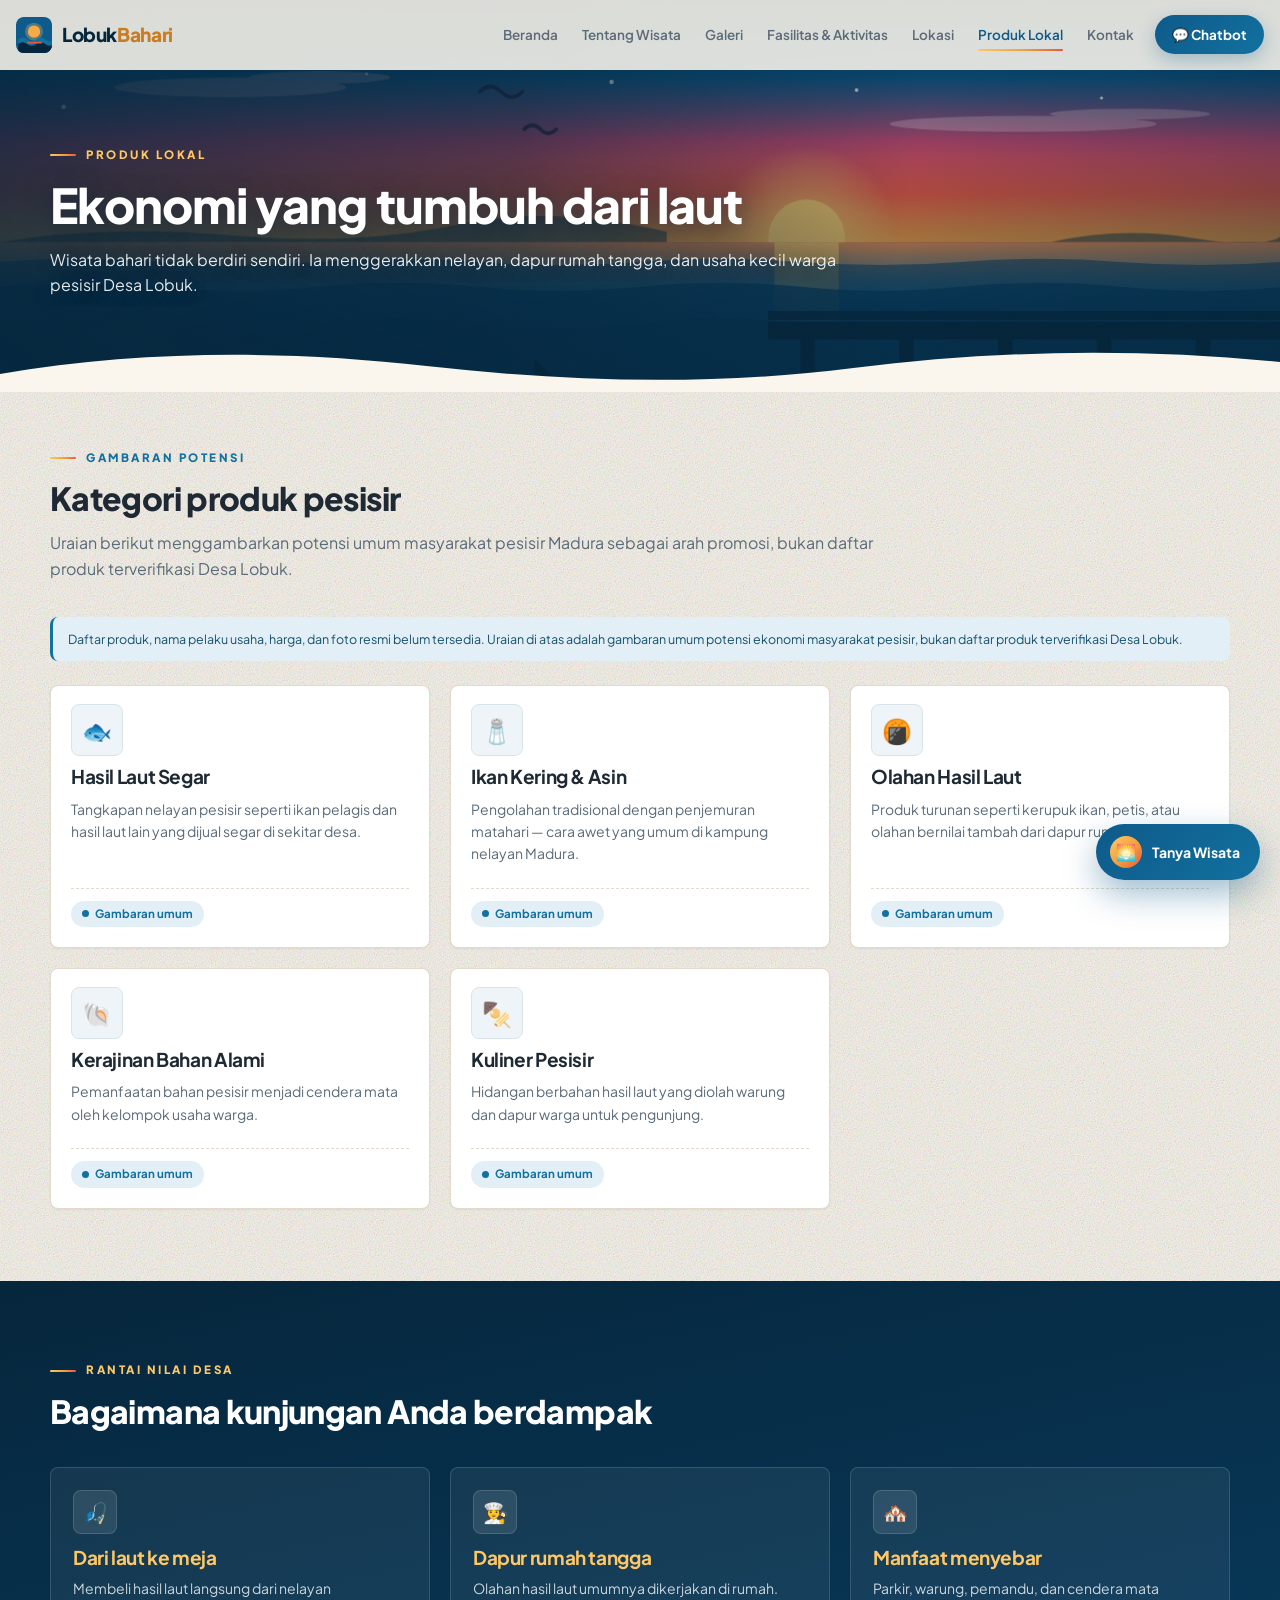
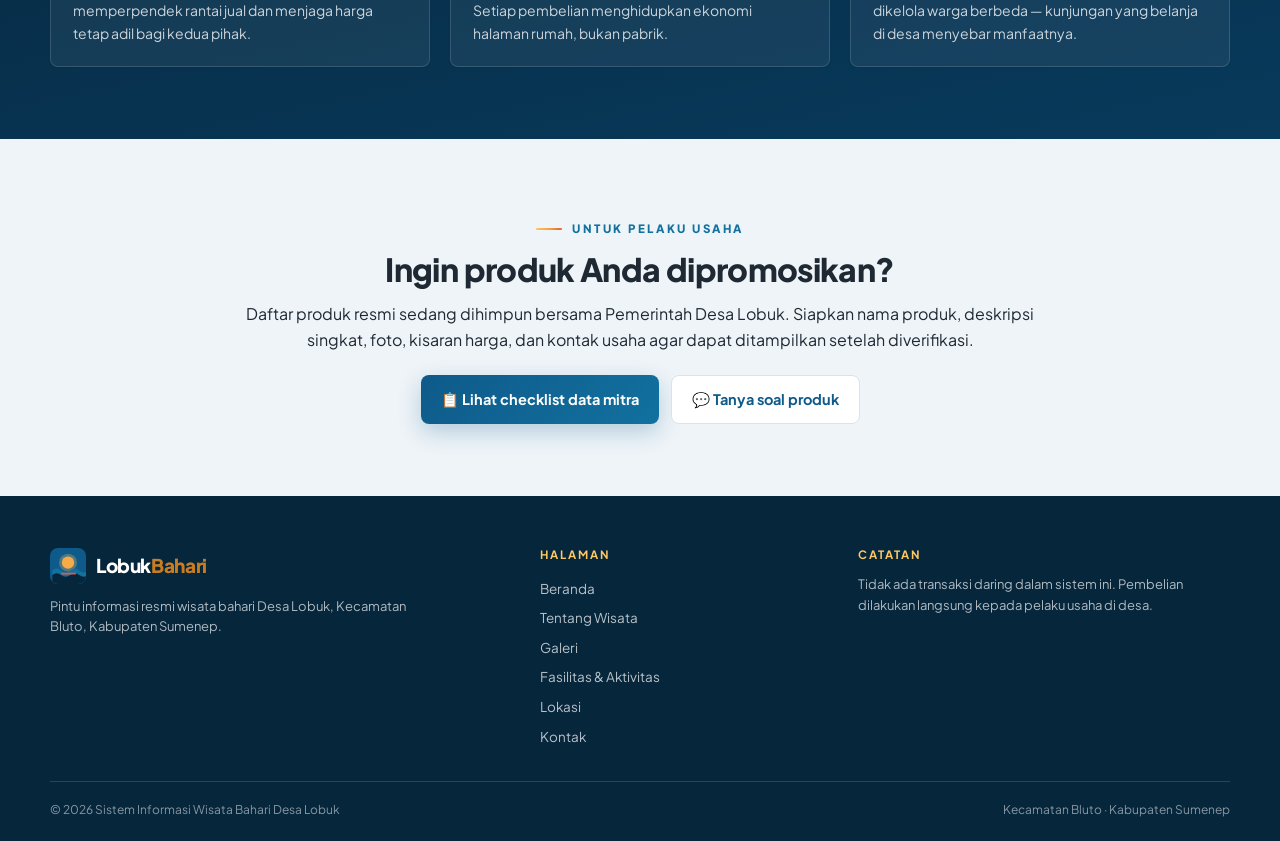
<file: TourAI/produk.html>
<!DOCTYPE html>
<html lang="id">
<head>
<meta charset="UTF-8">
<meta name="viewport" content="width=device-width, initial-scale=1">
<meta name="theme-color" content="#0E5A8A">
<title>Produk Lokal — Potensi Ekonomi Masyarakat Desa Lobuk</title>
<meta name="description" content="Gambaran potensi produk lokal dan ekonomi masyarakat pesisir Desa Lobuk, Kecamatan Bluto, Kabupaten Sumenep.">
<link rel="icon" href="img/favicon.svg" type="image/svg+xml">
<link rel="preconnect" href="https://fonts.googleapis.com">
<link rel="preconnect" href="https://fonts.gstatic.com" crossorigin>
<link href="https://fonts.googleapis.com/css2?family=Plus+Jakarta+Sans:wght@300;400;500;600;700;800&display=swap" rel="stylesheet">
<link rel="stylesheet" href="css/style.css">
</head>
<body data-page="produk">
<a class="skip" href="#utama">Lewati ke konten utama</a>
<div class="progres" id="progres" aria-hidden="true"></div>

<header class="nav" id="nav">
  <div class="nav-in">
    <a class="brand" href="index.html"><img src="img/favicon.svg" alt="" width="36" height="36"><span>Lobuk<b>Bahari</b></span></a>
    <button class="burger" id="burger" type="button" aria-label="Buka menu" aria-expanded="false" aria-controls="menu"><span></span><span></span><span></span></button>
    <nav class="menu" id="menu" aria-label="Navigasi utama">
      <a href="index.html" data-nav="beranda">Beranda</a>
      <a href="tentang.html" data-nav="tentang">Tentang Wisata</a>
      <a href="galeri.html" data-nav="galeri">Galeri</a>
      <a href="fasilitas.html" data-nav="fasilitas">Fasilitas &amp; Aktivitas</a>
      <a href="lokasi.html" data-nav="lokasi">Lokasi</a>
      <a href="produk.html" data-nav="produk">Produk Lokal</a>
      <a href="kontak.html" data-nav="kontak">Kontak</a>
      <button class="nav-chat" type="button" data-chat-open="true">💬 Chatbot</button>
    </nav>
  </div>
</header>

<main id="utama">
  <section class="kepala">
    <div class="kepala-art" data-scene="kepala" aria-hidden="true"></div>
    <div class="kepala-tutup"></div>
    <div class="kepala-isi">
      <span class="mata">Produk Lokal</span>
      <h1>Ekonomi yang tumbuh dari laut</h1>
      <p>Wisata bahari tidak berdiri sendiri. Ia menggerakkan nelayan, dapur rumah tangga, dan usaha kecil warga pesisir Desa Lobuk.</p>
    </div>
    <svg class="kepala-ombak" width="1440" height="48" viewBox="0 0 1440 48" preserveAspectRatio="none" aria-hidden="true"><path d="M0 30C160 6 320 6 480 22S800 42 960 24S1280 4 1440 18V48H0Z" fill="#FAF6EE"/></svg>
  </section>

  <section class="blok blok-pasir" style="padding-top:48px">
    <div class="wrap">
      <div class="blok-kepala muncul">
        <span class="mata">Gambaran Potensi</span>
        <h2>Kategori produk pesisir</h2>
        <p>Uraian berikut menggambarkan potensi umum masyarakat pesisir Madura sebagai arah promosi, bukan daftar produk terverifikasi Desa Lobuk.</p>
      </div>
      <div class="catatan muncul" id="catatanProduk" style="margin-bottom:24px"></div>
      <div class="kisi k3" id="produkKisi"></div>
    </div>
  </section>

  <section class="blok blok-gelap gelap">
    <div class="wrap">
      <div class="blok-kepala muncul">
        <span class="mata">Rantai Nilai Desa</span>
        <h2>Bagaimana kunjungan Anda berdampak</h2>
      </div>
      <div class="kisi k3">
        <div class="panel muncul" style="background:rgba(255,255,255,.06);border-color:var(--garis-gelap)">
          <div class="fikon" style="background:rgba(255,255,255,.1);border-color:var(--garis-gelap)">🎣</div>
          <h3 style="margin:12px 0 8px;color:var(--kuning)">Dari laut ke meja</h3>
          <p style="font-size:14px">Membeli hasil laut langsung dari nelayan memperpendek rantai jual dan menjaga harga tetap adil bagi kedua pihak.</p>
        </div>
        <div class="panel muncul" style="--tunda:.08s;background:rgba(255,255,255,.06);border-color:var(--garis-gelap)">
          <div class="fikon" style="background:rgba(255,255,255,.1);border-color:var(--garis-gelap)">👩‍🍳</div>
          <h3 style="margin:12px 0 8px;color:var(--kuning)">Dapur rumah tangga</h3>
          <p style="font-size:14px">Olahan hasil laut umumnya dikerjakan di rumah. Setiap pembelian menghidupkan ekonomi halaman rumah, bukan pabrik.</p>
        </div>
        <div class="panel muncul" style="--tunda:.16s;background:rgba(255,255,255,.06);border-color:var(--garis-gelap)">
          <div class="fikon" style="background:rgba(255,255,255,.1);border-color:var(--garis-gelap)">🏘️</div>
          <h3 style="margin:12px 0 8px;color:var(--kuning)">Manfaat menyebar</h3>
          <p style="font-size:14px">Parkir, warung, pemandu, dan cendera mata dikelola warga berbeda — kunjungan yang belanja di desa menyebar manfaatnya.</p>
        </div>
      </div>
    </div>
  </section>

  <section class="blok blok-dingin">
    <div class="wrap" style="max-width:820px;text-align:center">
      <div class="muncul">
        <span class="mata" style="justify-content:center">Untuk Pelaku Usaha</span>
        <h2 style="margin:12px 0 12px">Ingin produk Anda dipromosikan?</h2>
        <p>Daftar produk resmi sedang dihimpun bersama Pemerintah Desa Lobuk. Siapkan nama produk, deskripsi singkat, foto, kisaran harga, dan kontak usaha agar dapat ditampilkan setelah diverifikasi.</p>
        <div style="display:flex;gap:12px;flex-wrap:wrap;justify-content:center;margin-top:22px">
          <a class="btn btn-laut" href="kontak.html#checklist">📋 Lihat checklist data mitra</a>
          <button class="btn btn-garis" type="button" data-chat-open="produk lokal oleh-oleh">💬 Tanya soal produk</button>
        </div>
      </div>
    </div>
  </section>
</main>

<footer class="kaki">
  <div class="wrap">
    <div class="kaki-kisi">
      <div>
        <a class="brand" href="index.html"><img src="img/favicon.svg" alt="" width="36" height="36"><span>Lobuk<b>Bahari</b></span></a>
        <p data-teks="profil.deskripsiPendek"></p>
      </div>
      <div><h4>Halaman</h4><nav aria-label="Navigasi kaki"><a href="index.html">Beranda</a><a href="tentang.html">Tentang Wisata</a><a href="galeri.html">Galeri</a><a href="fasilitas.html">Fasilitas &amp; Aktivitas</a><a href="lokasi.html">Lokasi</a><a href="kontak.html">Kontak</a></nav></div>
      <div><h4>Catatan</h4><p style="margin-top:0">Tidak ada transaksi daring dalam sistem ini. Pembelian dilakukan langsung kepada pelaku usaha di desa.</p></div>
    </div>
    <div class="kaki-bawah"><span>© <span id="tahun">2026</span> Sistem Informasi Wisata Bahari Desa Lobuk</span><span>Kecamatan Bluto · Kabupaten Sumenep</span></div>
  </div>
</footer>

<button id="keatas" type="button" aria-label="Kembali ke atas">↑</button>
<script src="js/data.js"></script>
<script src="js/main.js"></script>
<script src="js/chatbot.js"></script>
</body>
</html>
</file>
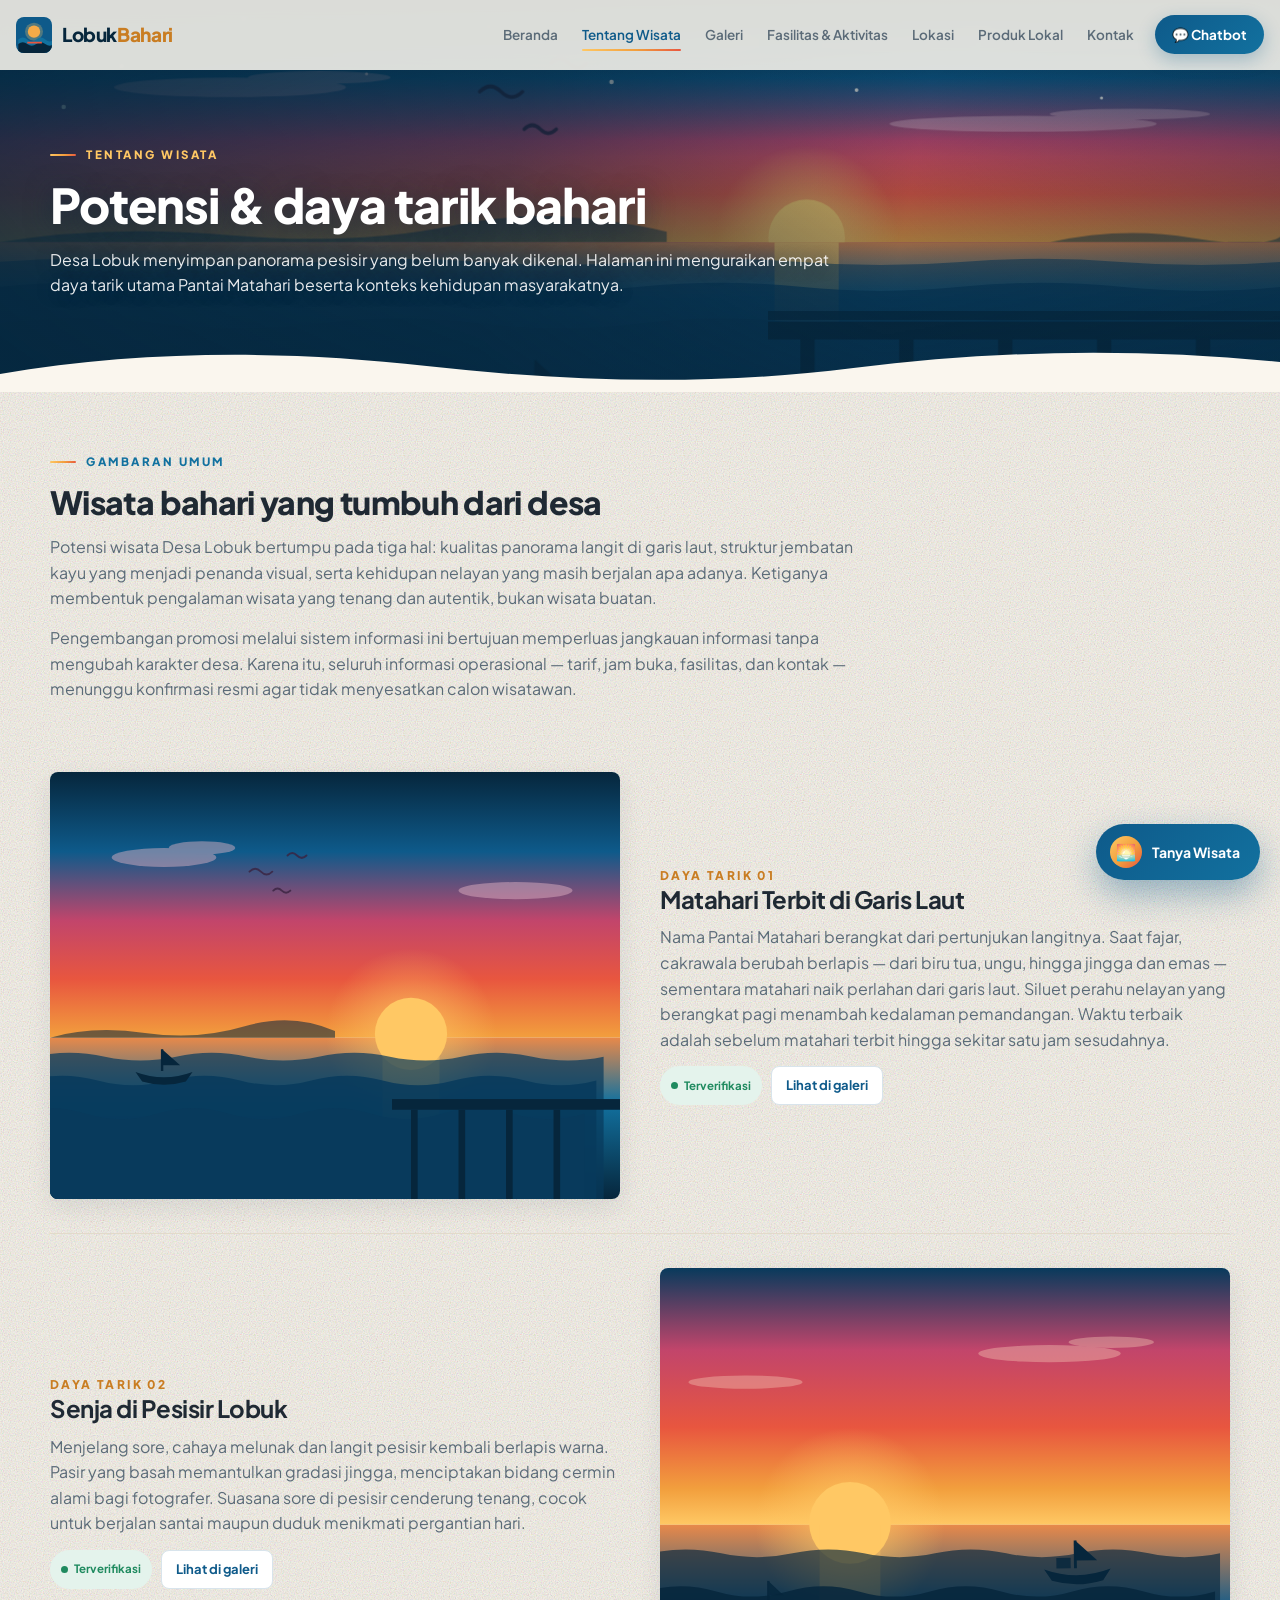
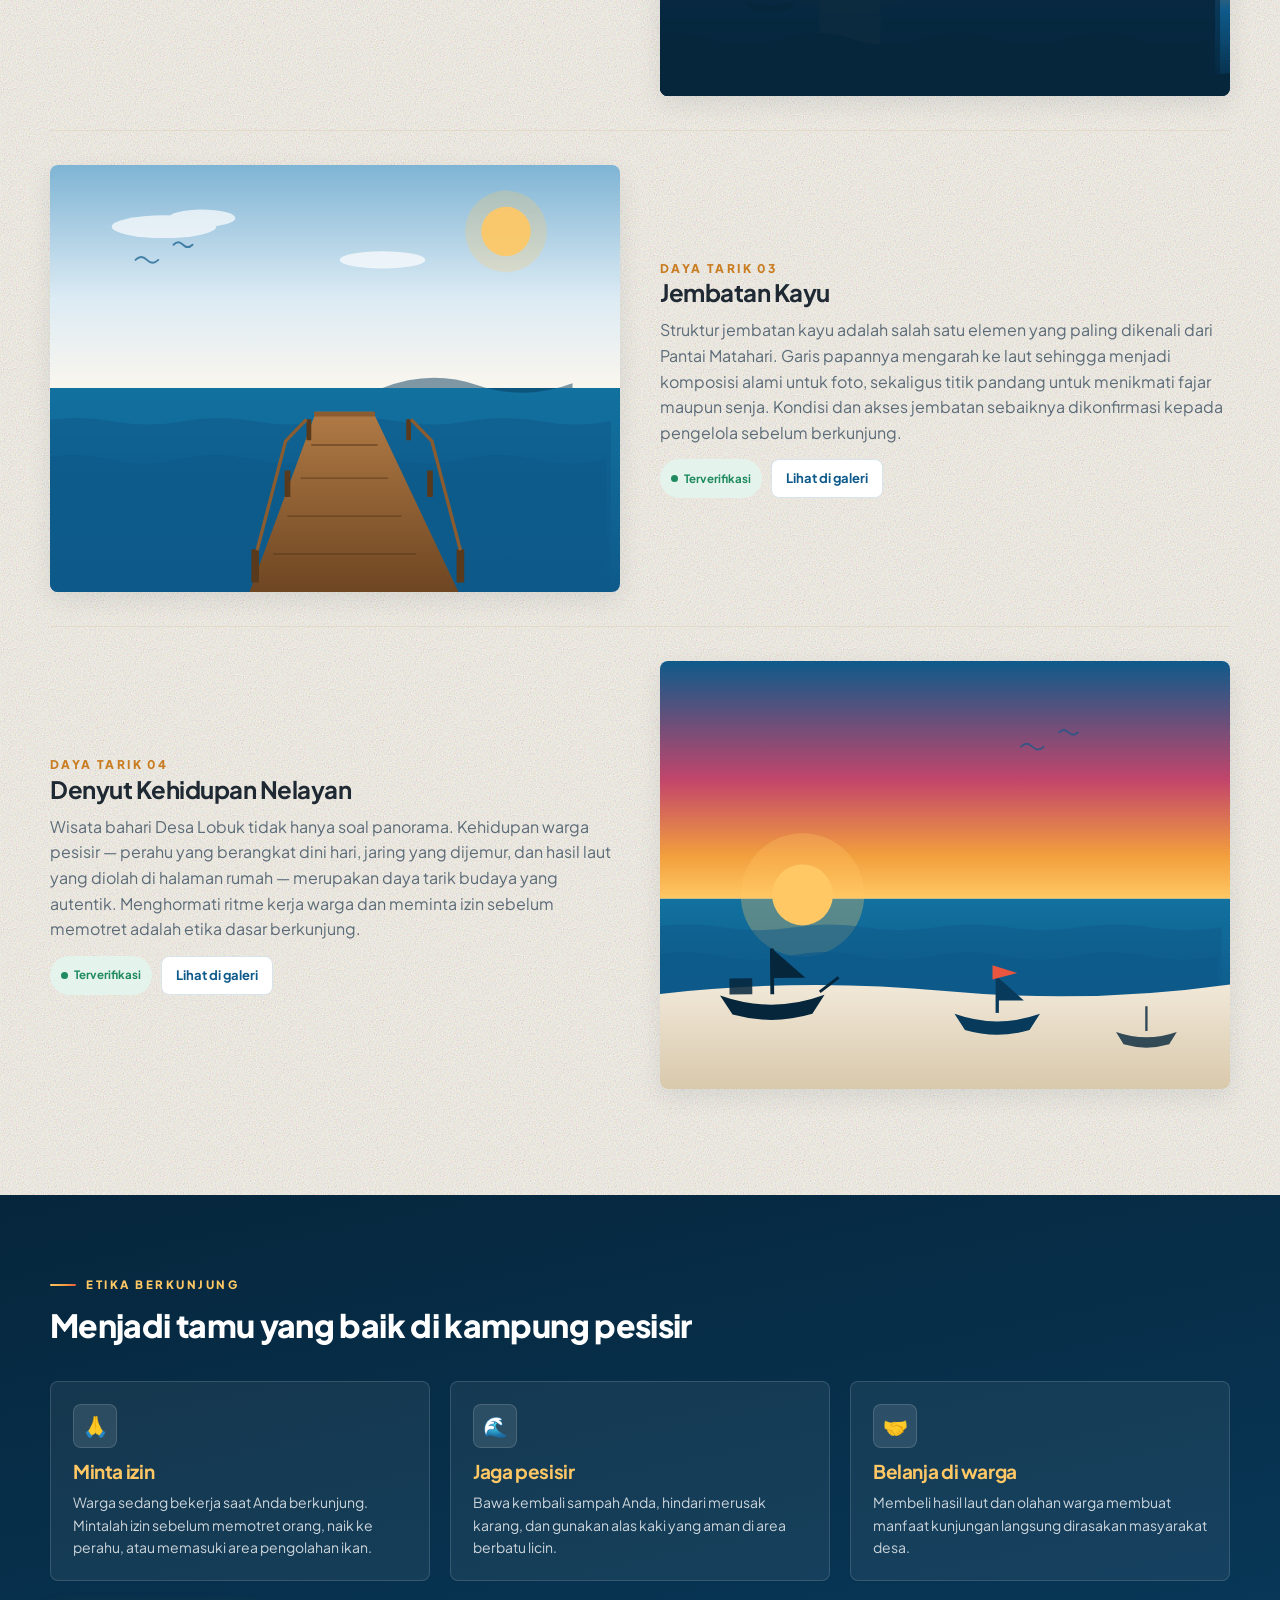
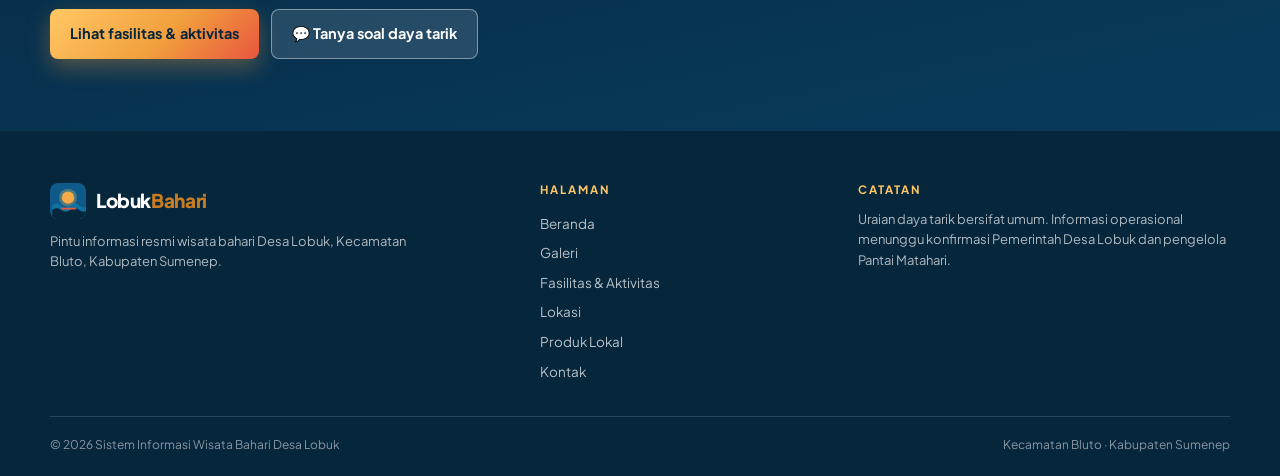
<file: TourAI/tentang.html>
<!DOCTYPE html>
<html lang="id">
<head>
<meta charset="UTF-8">
<meta name="viewport" content="width=device-width, initial-scale=1">
<meta name="theme-color" content="#0E5A8A">
<title>Tentang Wisata — Potensi &amp; Daya Tarik Bahari Desa Lobuk</title>
<meta name="description" content="Potensi dan daya tarik wisata bahari Desa Lobuk: matahari terbit, matahari terbenam, jembatan kayu, dan kehidupan nelayan pesisir.">
<link rel="icon" href="img/favicon.svg" type="image/svg+xml">
<link rel="preconnect" href="https://fonts.googleapis.com">
<link rel="preconnect" href="https://fonts.gstatic.com" crossorigin>
<link href="https://fonts.googleapis.com/css2?family=Plus+Jakarta+Sans:wght@300;400;500;600;700;800&display=swap" rel="stylesheet">
<link rel="stylesheet" href="css/style.css">
</head>
<body data-page="tentang">
<a class="skip" href="#utama">Lewati ke konten utama</a>
<div class="progres" id="progres" aria-hidden="true"></div>

<header class="nav" id="nav">
  <div class="nav-in">
    <a class="brand" href="index.html"><img src="img/favicon.svg" alt="" width="36" height="36"><span>Lobuk<b>Bahari</b></span></a>
    <button class="burger" id="burger" type="button" aria-label="Buka menu" aria-expanded="false" aria-controls="menu"><span></span><span></span><span></span></button>
    <nav class="menu" id="menu" aria-label="Navigasi utama">
      <a href="index.html" data-nav="beranda">Beranda</a>
      <a href="tentang.html" data-nav="tentang">Tentang Wisata</a>
      <a href="galeri.html" data-nav="galeri">Galeri</a>
      <a href="fasilitas.html" data-nav="fasilitas">Fasilitas &amp; Aktivitas</a>
      <a href="lokasi.html" data-nav="lokasi">Lokasi</a>
      <a href="produk.html" data-nav="produk">Produk Lokal</a>
      <a href="kontak.html" data-nav="kontak">Kontak</a>
      <button class="nav-chat" type="button" data-chat-open="true">💬 Chatbot</button>
    </nav>
  </div>
</header>

<main id="utama">
  <section class="kepala">
    <div class="kepala-art" data-scene="kepala" aria-hidden="true"></div>
    <div class="kepala-tutup"></div>
    <div class="kepala-isi">
      <span class="mata">Tentang Wisata</span>
      <h1>Potensi &amp; daya tarik bahari</h1>
      <p>Desa Lobuk menyimpan panorama pesisir yang belum banyak dikenal. Halaman ini menguraikan empat daya tarik utama Pantai Matahari beserta konteks kehidupan masyarakatnya.</p>
    </div>
    <svg class="kepala-ombak" width="1440" height="48" viewBox="0 0 1440 48" preserveAspectRatio="none" aria-hidden="true"><path d="M0 30C160 6 320 6 480 22S800 42 960 24S1280 4 1440 18V48H0Z" fill="#FAF6EE"/></svg>
  </section>

  <section class="blok blok-pasir" style="padding-top:52px">
    <div class="wrap">
      <div class="blok-kepala muncul">
        <span class="mata">Gambaran Umum</span>
        <h2>Wisata bahari yang tumbuh dari desa</h2>
        <p>Potensi wisata Desa Lobuk bertumpu pada tiga hal: kualitas panorama langit di garis laut, struktur jembatan kayu yang menjadi penanda visual, serta kehidupan nelayan yang masih berjalan apa adanya. Ketiganya membentuk pengalaman wisata yang tenang dan autentik, bukan wisata buatan.</p>
        <p>Pengembangan promosi melalui sistem informasi ini bertujuan memperluas jangkauan informasi tanpa mengubah karakter desa. Karena itu, seluruh informasi operasional — tarif, jam buka, fasilitas, dan kontak — menunggu konfirmasi resmi agar tidak menyesatkan calon wisatawan.</p>
      </div>
      <div id="dayaBaris"></div>
    </div>
  </section>

  <section class="blok blok-gelap gelap">
    <div class="wrap">
      <div class="blok-kepala muncul">
        <span class="mata">Etika Berkunjung</span>
        <h2>Menjadi tamu yang baik di kampung pesisir</h2>
      </div>
      <div class="kisi k3">
        <div class="panel muncul" style="background:rgba(255,255,255,.06);border-color:var(--garis-gelap)">
          <div class="fikon" style="background:rgba(255,255,255,.1);border-color:var(--garis-gelap)">🙏</div>
          <h3 style="margin:12px 0 8px;color:var(--kuning)">Minta izin</h3>
          <p style="font-size:14px">Warga sedang bekerja saat Anda berkunjung. Mintalah izin sebelum memotret orang, naik ke perahu, atau memasuki area pengolahan ikan.</p>
        </div>
        <div class="panel muncul" style="--tunda:.08s;background:rgba(255,255,255,.06);border-color:var(--garis-gelap)">
          <div class="fikon" style="background:rgba(255,255,255,.1);border-color:var(--garis-gelap)">🌊</div>
          <h3 style="margin:12px 0 8px;color:var(--kuning)">Jaga pesisir</h3>
          <p style="font-size:14px">Bawa kembali sampah Anda, hindari merusak karang, dan gunakan alas kaki yang aman di area berbatu licin.</p>
        </div>
        <div class="panel muncul" style="--tunda:.16s;background:rgba(255,255,255,.06);border-color:var(--garis-gelap)">
          <div class="fikon" style="background:rgba(255,255,255,.1);border-color:var(--garis-gelap)">🤝</div>
          <h3 style="margin:12px 0 8px;color:var(--kuning)">Belanja di warga</h3>
          <p style="font-size:14px">Membeli hasil laut dan olahan warga membuat manfaat kunjungan langsung dirasakan masyarakat desa.</p>
        </div>
      </div>
      <div style="display:flex;gap:12px;flex-wrap:wrap;margin-top:28px">
        <a class="btn btn-utama" href="fasilitas.html">Lihat fasilitas &amp; aktivitas</a>
        <button class="btn btn-trans" type="button" data-chat-open="daya tarik pantai matahari">💬 Tanya soal daya tarik</button>
      </div>
    </div>
  </section>
</main>

<footer class="kaki">
  <div class="wrap">
    <div class="kaki-kisi">
      <div>
        <a class="brand" href="index.html"><img src="img/favicon.svg" alt="" width="36" height="36"><span>Lobuk<b>Bahari</b></span></a>
        <p data-teks="profil.deskripsiPendek"></p>
      </div>
      <div><h4>Halaman</h4><nav aria-label="Navigasi kaki"><a href="index.html">Beranda</a><a href="galeri.html">Galeri</a><a href="fasilitas.html">Fasilitas &amp; Aktivitas</a><a href="lokasi.html">Lokasi</a><a href="produk.html">Produk Lokal</a><a href="kontak.html">Kontak</a></nav></div>
      <div><h4>Catatan</h4><p style="margin-top:0">Uraian daya tarik bersifat umum. Informasi operasional menunggu konfirmasi Pemerintah Desa Lobuk dan pengelola Pantai Matahari.</p></div>
    </div>
    <div class="kaki-bawah"><span>© <span id="tahun">2026</span> Sistem Informasi Wisata Bahari Desa Lobuk</span><span>Kecamatan Bluto · Kabupaten Sumenep</span></div>
  </div>
</footer>

<button id="keatas" type="button" aria-label="Kembali ke atas">↑</button>
<script src="js/data.js"></script>
<script src="js/main.js"></script>
<script src="js/chatbot.js"></script>
</body>
</html>
</file>
<file: TourAI/css/style.css>
/* ============================================================
   LOBUK BAHARI — Sistem Informasi Promosi Wisata Bahari
   Desa Lobuk, Kecamatan Bluto, Kabupaten Sumenep
   Acuan: System Design Document (SDD) v1.0 — bagian 6
   ------------------------------------------------------------
   ATURAN INTI:
   1. [hidden] selalu menang atas gaya display apa pun.
   2. Pembatas ombak = elemen ALUR NORMAL, bukan absolute.
   3. Pemandangan matahari terbenam yang sama dipakai di hero
      beranda maupun banner semua halaman dalam.
   4. Isi tampil lebih dulu; animasi muncul progresif (html.siaga).
   ============================================================ */

/* ---------- 1. Token desain ---------- */
:root{
  --laut-900:#06263C; --laut-800:#083A5C; --laut-700:#0E5A8A;
  --laut-600:#12719F; --laut-300:#7FB4D4; --laut-100:#DCEBF4; --laut-50:#EEF4F8;
  --matari:#F29F3D; --matari-700:#C97D22; --kuning:#FFC864; --jingga:#E8563F; --rose:#C2456B;
  --pasir:#FAF6EE; --pasir-2:#F1E8D8; --putih:#FFFFFF;
  --tinta:#1F2933; --tinta-2:#5B6B78; --tinta-3:#8A98A3;
  --sukses:#1F8A5F; --peringatan:#C77A16; --bahaya:#C2412D; --info:#12719F;
  --sukses-bg:#E4F3EC; --peringatan-bg:#FBF0DC; --bahaya-bg:#FBE9E6; --info-bg:#E3EFF6;
  --garis:#E2DACA; --garis-2:#D8E4EC; --garis-gelap:rgba(255,255,255,.14);
  --bayang-1:0 1px 2px rgba(6,38,60,.06); --bayang-2:0 8px 24px rgba(6,38,60,.09);
  --bayang-3:0 20px 54px rgba(6,38,60,.16);
  --r:8px; --r-pill:999px; --nav-h:70px;
  --g-langit:linear-gradient(180deg,#06263C 0%,#0E5A8A 32%,#C2456B 62%,#E8563F 82%,#F29F3D 100%);
  --g-laut:linear-gradient(135deg,#0E5A8A,#12719F);
  --g-matari:linear-gradient(135deg,#FFC864,#F29F3D 55%,#E8563F);
  --butir:url('data:image/svg+xml,<svg xmlns="http://www.w3.org/2000/svg" width="140" height="140"><filter id="n"><feTurbulence type="fractalNoise" baseFrequency="0.85" numOctaves="2"/></filter><rect width="140" height="140" filter="url(%23n)" opacity="0.5"/></svg>');
  --font:"Plus Jakarta Sans",system-ui,-apple-system,"Segoe UI",Roboto,Arial,sans-serif;
}

/* ---------- 2. Dasar ---------- */
*,*::before,*::after{box-sizing:border-box}
[hidden]{display:none!important}
html{scroll-behavior:smooth;-webkit-text-size-adjust:100%}
body{margin:0;font-family:var(--font);font-size:16px;line-height:1.6;color:var(--tinta);background-color:var(--pasir);background-image:var(--butir);background-blend-mode:multiply;overflow-x:hidden;-webkit-font-smoothing:antialiased}
h1,h2,h3,h4{margin:0;line-height:1.22;font-weight:800;letter-spacing:-.02em}
h1{font-size:clamp(32px,5vw,48px)}
h2{font-size:clamp(26px,3vw,32px)}
h3{font-size:19px;font-weight:700}
h4{font-size:16px;font-weight:700}
p{margin:0 0 14px}
p:last-child{margin-bottom:0}
a{color:var(--laut-700);text-decoration:none}
img,svg{display:block;max-width:100%}
button,input,select,textarea{font:inherit;color:inherit}
button{cursor:pointer}
ul{margin:0;padding-left:20px}
li{margin-bottom:6px}
code{background:var(--laut-50);border:1px solid var(--garis-2);border-radius:5px;padding:1px 6px;font-size:.88em;color:var(--laut-800)}
:focus-visible{outline:3px solid var(--matari);outline-offset:2px;border-radius:4px}
::selection{background:var(--matari);color:var(--laut-900)}

::-webkit-scrollbar{width:11px;height:11px}
::-webkit-scrollbar-track{background:var(--laut-50)}
::-webkit-scrollbar-thumb{background:linear-gradient(var(--laut-700),var(--laut-600));border:2px solid var(--laut-50);border-radius:var(--r)}
::-webkit-scrollbar-thumb:hover{background:linear-gradient(var(--matari),var(--jingga))}
*{scrollbar-width:thin;scrollbar-color:var(--laut-700) var(--laut-50)}
.gulir-gelap::-webkit-scrollbar-track{background:rgba(255,255,255,.06)}
.gulir-gelap::-webkit-scrollbar-thumb{background:linear-gradient(var(--laut-300),var(--matari));border-color:transparent}
.gulir-gelap{scrollbar-color:var(--laut-300) rgba(255,255,255,.06)}

.wrap{width:min(1180px,100% - 40px);margin-inline:auto}
.skip{position:absolute;left:-9999px;top:0;z-index:2000;background:var(--laut-900);color:#fff;padding:12px 18px;border-radius:0 0 var(--r) 0}
.skip:focus{left:0}
[id]{scroll-margin-top:calc(var(--nav-h) + 18px)}

/* ---------- 3. Navigasi tetap ---------- */
.progres{position:fixed;top:0;left:0;height:3px;width:0;z-index:1200;background:linear-gradient(90deg,var(--laut-600),var(--matari),var(--jingga))}
.nav{position:fixed;top:0;left:0;right:0;height:var(--nav-h);z-index:1100;background:rgba(250,246,238,.88);backdrop-filter:blur(14px);-webkit-backdrop-filter:blur(14px);border-bottom:1px solid transparent;transition:background .25s,border-color .25s,box-shadow .25s}
.nav.is-stuck{background:rgba(250,246,238,.98);border-bottom-color:var(--garis);box-shadow:var(--bayang-1)}
.nav-in{width:min(1280px,100% - 32px);margin-inline:auto;height:100%;display:flex;align-items:center;gap:16px}
.brand{display:flex;align-items:center;gap:10px;font-weight:800;font-size:19px;color:var(--laut-900);letter-spacing:-.02em}
.brand img{width:36px;height:36px;border-radius:var(--r)}
.brand b{color:var(--matari-700);font-weight:800}
.menu{margin-left:auto;display:flex;align-items:center;gap:2px}
.menu a{position:relative;padding:9px 11px;border-radius:var(--r);font-size:13.5px;font-weight:600;color:var(--tinta-2);transition:color .2s,background .2s}
.menu a:hover{color:var(--laut-700);background:var(--laut-50)}
.menu a.is-active{color:var(--laut-700)}
.menu a.is-active::after{content:"";position:absolute;left:11px;right:11px;bottom:3px;height:2px;border-radius:2px;background:var(--g-matari)}
.nav-chat{margin-left:8px;border:0;border-radius:var(--r-pill);padding:9px 17px;font-size:13.5px;font-weight:700;color:#fff;background:var(--g-laut);box-shadow:0 6px 18px rgba(14,90,138,.28);transition:transform .18s,box-shadow .18s}
.nav-chat:hover{transform:translateY(-1px);box-shadow:0 10px 24px rgba(14,90,138,.36)}
.burger{display:none;margin-left:auto;width:44px;height:44px;border:1px solid var(--garis);background:var(--putih);border-radius:var(--r);position:relative;flex:none}
.burger span{position:absolute;left:12px;right:12px;height:2px;border-radius:2px;background:var(--laut-800);transition:.26s}
.burger span:nth-child(1){top:14px}.burger span:nth-child(2){top:21px}.burger span:nth-child(3){top:28px}
body.menu-open .burger span:nth-child(1){top:21px;transform:rotate(45deg)}
body.menu-open .burger span:nth-child(2){opacity:0}
body.menu-open .burger span:nth-child(3){top:21px;transform:rotate(-45deg)}
.navbar{position:fixed;top:0;left:0;right:0;height:var(--nav-h);z-index:1100;display:flex;align-items:center;gap:16px;padding:0 22px;background:rgba(250,246,238,.98);border-bottom:1px solid var(--garis)}
.navbar .nav-brand{display:flex;align-items:center;gap:10px;font-weight:800;font-size:19px;color:var(--laut-900)}
.navbar .nav-links{margin-left:auto;display:flex;align-items:center;gap:4px;flex-wrap:wrap}
.navbar .nav-links a{padding:9px 11px;border-radius:var(--r);font-size:13.5px;font-weight:600;color:var(--tinta-2)}

/* ---------- 4. Tombol & lencana ---------- */
.btn{display:inline-flex;align-items:center;justify-content:center;gap:8px;border:0;border-radius:var(--r);padding:12px 20px;font-size:14.5px;font-weight:700;transition:transform .18s,box-shadow .18s,background .18s,color .18s}
.btn:active{transform:translateY(1px)}
.btn-utama{background:var(--g-matari);color:var(--laut-900);box-shadow:0 8px 22px rgba(242,159,61,.34)}
.btn-utama:hover{transform:translateY(-2px);box-shadow:0 14px 30px rgba(242,159,61,.42)}
.btn-laut{background:var(--g-laut);color:#fff;box-shadow:0 8px 22px rgba(14,90,138,.26)}
.btn-laut:hover{transform:translateY(-2px)}
.btn-garis{background:var(--putih);color:var(--laut-700);border:1.5px solid var(--garis-2)}
.btn-garis:hover{border-color:var(--laut-600);background:var(--laut-50)}
.btn-trans{background:rgba(255,255,255,.12);color:#fff;border:1.5px solid rgba(255,255,255,.42)}
.btn-trans:hover{background:rgba(255,255,255,.22);border-color:var(--kuning)}
.btn-kecil{padding:8px 14px;font-size:13px}
.btn-bahaya{background:var(--bahaya-bg);color:var(--bahaya);border:1.5px solid rgba(194,65,45,.28)}
.btn-bahaya:hover{background:var(--bahaya);color:#fff}
.btn[disabled]{opacity:.42;cursor:not-allowed;transform:none;box-shadow:none}
.lencana{display:inline-flex;align-items:center;gap:6px;border-radius:var(--r-pill);padding:4px 11px;font-size:11.5px;font-weight:700;white-space:nowrap}
.lencana::before{content:"";width:7px;height:7px;border-radius:50%;background:currentColor;flex:none}
.l-siap{background:var(--sukses-bg);color:var(--sukses)}
.l-tunggu{background:var(--peringatan-bg);color:var(--peringatan)}
.l-umum{background:var(--info-bg);color:var(--info)}
.l-bebas{background:var(--pasir-2);color:var(--matari-700)}
.chip{display:inline-flex;align-items:center;gap:6px;background:var(--laut-50);color:var(--laut-700);border:1px solid var(--garis-2);border-radius:var(--r-pill);padding:5px 12px;font-size:12.5px;font-weight:600}

/* ---------- 5. Pemandangan matahari terbenam (hero & banner) ---------- */
.hero,.kepala{position:relative;overflow:hidden;background:var(--g-langit);padding-top:var(--nav-h);display:flex;flex-direction:column;justify-content:flex-end}
.hero{min-height:min(92vh,780px)}
.kepala{min-height:calc(var(--nav-h) + 322px)}
.hero-art,.kepala-art{position:absolute;inset:0;z-index:0}
.hero-art svg,.kepala-art svg{width:100%;height:100%;display:block}
.hero-tutup,.kepala-tutup{position:absolute;inset:0;z-index:1;pointer-events:none}
.hero-tutup{background:linear-gradient(180deg,rgba(6,38,60,.58) 0%,rgba(6,38,60,.12) 34%,rgba(6,38,60,.7) 78%,rgba(6,38,60,.92) 100%)}
.kepala-tutup{background:linear-gradient(100deg,rgba(6,38,60,.84) 0%,rgba(6,38,60,.6) 40%,rgba(6,38,60,.2) 70%,rgba(6,38,60,.4) 100%),linear-gradient(180deg,rgba(6,38,60,.42) 0%,rgba(6,38,60,0) 40%,rgba(6,38,60,.5) 100%)}
.hero-isi{position:relative;z-index:2;width:min(1180px,100% - 40px);margin-inline:auto;padding:56px 0 52px;color:#fff;display:flex;flex-direction:column;justify-content:flex-end;flex:1}
.kepala-isi{position:relative;z-index:2;width:min(1180px,100% - 40px);margin-inline:auto;padding:60px 0 46px;color:#fff;flex:1;display:flex;flex-direction:column;justify-content:flex-end}
.hero-mata{display:inline-flex;align-items:center;gap:9px;align-self:flex-start;background:rgba(6,38,60,.5);border:1px solid rgba(255,200,100,.45);color:var(--kuning);font-size:11.5px;font-weight:700;letter-spacing:.2em;text-transform:uppercase;padding:8px 15px;border-radius:var(--r-pill);backdrop-filter:blur(6px)}
.hero h1{margin:18px 0 12px;max-width:15ch;text-shadow:0 6px 34px rgba(6,38,60,.6)}
.hero h1 em{font-style:normal;background:linear-gradient(100deg,var(--kuning),var(--matari) 55%,var(--jingga));-webkit-background-clip:text;background-clip:text;-webkit-text-fill-color:transparent}
.hero-teks{max-width:56ch;color:rgba(255,255,255,.92);font-size:17px;font-weight:300;text-shadow:0 2px 16px rgba(6,38,60,.55)}
.hero-aksi{display:flex;gap:12px;flex-wrap:wrap;margin-top:26px}
.hero-fakta{display:flex;flex-wrap:wrap;margin-top:34px;border:1px solid rgba(255,255,255,.2);border-radius:var(--r);overflow:hidden;background:rgba(6,38,60,.48);backdrop-filter:blur(10px);max-width:680px}
.fakta{flex:1 1 150px;padding:14px 18px;border-right:1px solid rgba(255,255,255,.14)}
.fakta:last-child{border-right:0}
.fakta b{display:block;font-size:19px;color:var(--kuning)}
.fakta span{font-size:11.5px;color:rgba(255,255,255,.76)}
.kepala h1{margin:12px 0 12px;max-width:22ch;text-shadow:0 4px 26px rgba(6,38,60,.6)}
.kepala p{max-width:66ch;color:rgba(255,255,255,.9);text-shadow:0 2px 14px rgba(6,38,60,.55)}
.mata{display:inline-flex;align-items:center;gap:10px;font-size:11.5px;font-weight:800;letter-spacing:.22em;text-transform:uppercase;color:var(--laut-600)}
.mata::before{content:"";width:26px;height:2px;border-radius:2px;background:var(--g-matari);flex:none}
.kepala .mata,.hero .mata,.gelap .mata{color:var(--kuning)}

.hero-ombak,.kepala-ombak{position:relative;z-index:2;display:block;width:100%;margin:0;pointer-events:none;flex:none}
.hero-ombak{height:64px}
.kepala-ombak{height:48px}

.lyr{will-change:transform}
.ombak{animation:jalanOmbak var(--laju,26s) linear infinite}
@keyframes jalanOmbak{to{transform:translateX(-1440px)}}
.apung{animation:apung 7s ease-in-out infinite;transform-origin:center}
@keyframes apung{0%,100%{transform:translateY(0) rotate(-1deg)}50%{transform:translateY(-9px) rotate(1.4deg)}}
.pijar{animation:pijar 8s ease-in-out infinite}
@keyframes pijar{0%,100%{opacity:.72}50%{opacity:1}}
.kedip{animation:kedip var(--kd,3.6s) ease-in-out infinite}
@keyframes kedip{0%,100%{opacity:.15}50%{opacity:.9}}
.kilau{animation:kilau 6s ease-in-out infinite}
@keyframes kilau{0%,100%{opacity:.35}50%{opacity:.72}}
.hanyut{animation:hanyut 60s linear infinite}
@keyframes hanyut{to{transform:translateX(150px)}}
.tahap{opacity:0;transform:translateY(26px);animation:naik .85s cubic-bezier(.2,.7,.2,1) forwards}
@keyframes naik{to{opacity:1;transform:none}}

/* ---------- 6. Blok halaman ---------- */
.blok{padding:72px 0}
.blok-pasir{background-color:var(--pasir);background-image:var(--butir);background-blend-mode:multiply}
.blok-putih{background:var(--putih)}
.blok-dingin{background:var(--laut-50)}
.blok-gelap{background:linear-gradient(168deg,var(--laut-900),var(--laut-800));color:#fff}
.blok-gelap p{color:rgba(255,255,255,.78)}
.blok-kepala{max-width:70ch;margin-bottom:36px}
.blok-kepala h2{margin:12px 0 12px}
.blok-kepala p{color:var(--tinta-2)}
.blok-gelap .blok-kepala p{color:rgba(255,255,255,.76)}
.gelap{color:#fff}
.muncul{opacity:1;transform:none}
html.siaga .muncul{opacity:0;transform:translateY(24px);transition:opacity .7s cubic-bezier(.2,.7,.2,1),transform .7s cubic-bezier(.2,.7,.2,1);transition-delay:var(--tunda,0s)}
html.siaga .muncul.masuk{opacity:1;transform:none}
.kisi{display:grid;gap:20px}
.k3{grid-template-columns:repeat(3,1fr)}
.k4{grid-template-columns:repeat(4,1fr)}
.k2{grid-template-columns:repeat(2,1fr)}

/* ---------- 7. Kartu ---------- */
.kartu{background:var(--putih);border:1px solid var(--garis);border-radius:var(--r);overflow:hidden;box-shadow:var(--bayang-1);transition:transform .22s,box-shadow .22s,border-color .22s;display:flex;flex-direction:column}
.kartu:hover{transform:translateY(-4px);box-shadow:var(--bayang-2);border-color:var(--garis-2)}
.kartu-gambar{position:relative;aspect-ratio:16/10;background:var(--laut-50);overflow:hidden}
.kartu-gambar img{width:100%;height:100%;object-fit:cover;transition:transform .6s}
.kartu:hover .kartu-gambar img{transform:scale(1.05)}
.kartu-isi{padding:18px 20px 20px;display:flex;flex-direction:column;gap:9px;flex:1}
.kartu-isi p{font-size:14px;color:var(--tinta-2)}
.kartu-kaki{margin-top:auto;padding-top:12px;border-top:1px dashed var(--garis);display:flex;align-items:center;justify-content:space-between;gap:10px;font-size:13px;flex-wrap:wrap}
.pita{position:absolute;top:10px;left:10px;background:rgba(6,38,60,.78);color:var(--kuning);font-size:10.5px;font-weight:800;letter-spacing:.1em;text-transform:uppercase;padding:5px 11px;border-radius:var(--r-pill);backdrop-filter:blur(5px)}
.baris-daya{display:grid;grid-template-columns:1fr 1fr;gap:40px;align-items:center;padding:34px 0;border-bottom:1px solid var(--garis)}
.baris-daya:last-child{border-bottom:0}
.baris-daya:nth-child(even) .daya-media{order:2}
.daya-media{border-radius:var(--r);overflow:hidden;box-shadow:var(--bayang-2);aspect-ratio:4/3;background:var(--laut-50)}
.daya-media img{width:100%;height:100%;object-fit:cover}
.daya-teks h3{font-size:24px;margin-bottom:10px}
.daya-teks p{color:var(--tinta-2)}
.daya-nomor{font-size:12px;font-weight:800;letter-spacing:.2em;color:var(--matari-700)}

/* ---------- 8. Galeri ---------- */
.saring{display:flex;flex-wrap:wrap;gap:9px;align-items:center;margin-bottom:26px}
.tombol-saring{border:1.5px solid var(--garis-2);background:var(--putih);color:var(--tinta-2);border-radius:var(--r-pill);padding:8px 16px;font-size:13px;font-weight:700;transition:.2s}
.tombol-saring:hover{border-color:var(--laut-600);color:var(--laut-700)}
.tombol-saring.aktif{background:var(--g-laut);color:#fff;border-color:transparent;box-shadow:0 6px 16px rgba(14,90,138,.24)}
.galeri-kisi{display:grid;grid-template-columns:repeat(3,1fr);gap:16px}
.gkartu{position:relative;border:1px solid var(--garis);border-radius:var(--r);overflow:hidden;background:var(--laut-50);padding:0;aspect-ratio:4/3;box-shadow:var(--bayang-1);transition:transform .22s,box-shadow .22s}
.gkartu:hover{transform:translateY(-4px);box-shadow:var(--bayang-2)}
.gkartu img{width:100%;height:100%;object-fit:cover;transition:transform .6s}
.gkartu:hover img{transform:scale(1.06)}
.gkartu-tutup{position:absolute;inset:auto 0 0 0;padding:34px 14px 12px;background:linear-gradient(transparent,rgba(6,38,60,.9));color:#fff;font-size:13px;font-weight:600;text-align:left}
.gkartu-tutup small{display:block;font-weight:400;font-size:11px;color:rgba(255,255,255,.74)}
.kosong{border:1.5px dashed var(--garis-2);border-radius:var(--r);padding:46px 22px;text-align:center;color:var(--tinta-2);background:var(--putih)}
.kosong b{display:block;color:var(--tinta);margin-bottom:6px}
.cahaya{position:fixed;inset:0;z-index:1500;background:rgba(6,38,60,.94);backdrop-filter:blur(8px);display:none;flex-direction:column;align-items:center;justify-content:center;padding:74px 20px 92px}
.cahaya.buka{display:flex}
.cahaya-panggung{max-width:1000px;width:100%;display:flex;align-items:center;justify-content:center}
.cahaya-panggung img{max-width:100%;max-height:70vh;border-radius:var(--r);box-shadow:0 30px 80px rgba(0,0,0,.55)}
.cahaya-ket{color:#fff;text-align:center;margin-top:16px;font-size:14.5px;max-width:60ch}
.cahaya-ket small{display:block;color:rgba(255,255,255,.66);font-size:12px;margin-top:4px}
.cahaya-tombol{position:absolute;width:46px;height:46px;border-radius:50%;border:1px solid rgba(255,255,255,.24);background:rgba(255,255,255,.1);color:#fff;font-size:19px;display:grid;place-items:center;transition:.2s}
.cahaya-tombol:hover{background:var(--matari);color:var(--laut-900);border-color:transparent}
.c-tutup{top:18px;right:18px}.c-prev{left:16px;top:50%;transform:translateY(-50%)}.c-next{right:16px;top:50%;transform:translateY(-50%)}
.c-hitung{position:absolute;top:26px;left:22px;color:rgba(255,255,255,.7);font-size:13px;letter-spacing:.1em}
.c-unduh{position:absolute;bottom:22px;right:22px}

/* ---------- 9. Fasilitas & aktivitas ---------- */
.tab{display:flex;gap:8px;flex-wrap:wrap;margin-bottom:22px}
.tab button{border:1.5px solid var(--garis-2);background:var(--putih);border-radius:var(--r);padding:10px 18px;font-weight:700;font-size:14px;color:var(--tinta-2);transition:.2s}
.tab button.aktif{background:var(--laut-700);color:#fff;border-color:transparent}
.cari{position:relative;max-width:420px;margin-bottom:22px}
.cari input{width:100%;padding:12px 16px 12px 42px;border:1.5px solid var(--garis-2);border-radius:var(--r);background:var(--putih);font-size:14.5px}
.cari input:focus{outline:none;border-color:var(--laut-600);box-shadow:0 0 0 3px var(--laut-100)}
.cari span{position:absolute;left:14px;top:50%;transform:translateY(-50%);color:var(--tinta-3)}
.fkartu{background:var(--putih);border:1px solid var(--garis);border-radius:var(--r);padding:18px;display:flex;gap:14px;align-items:flex-start;box-shadow:var(--bayang-1);transition:transform .2s,box-shadow .2s}
.fkartu:hover{transform:translateY(-3px);box-shadow:var(--bayang-2)}
.fikon{width:44px;height:44px;flex:none;border-radius:var(--r);display:grid;place-items:center;font-size:20px;background:var(--laut-50);border:1px solid var(--garis-2)}
.fkartu h3{font-size:15.5px;margin-bottom:4px}
.fkartu p{font-size:13px;color:var(--tinta-2);margin-bottom:9px}

/* ---------- 9b. Perencana ---------- */
.perencana{display:grid;grid-template-columns:352px 1fr;gap:24px;align-items:start}
.panel{background:var(--putih);border:1px solid var(--garis);border-radius:var(--r);padding:22px;box-shadow:var(--bayang-1)}
.panel-gelap{background:linear-gradient(165deg,var(--laut-900),var(--laut-800));color:#fff;border-color:var(--garis-gelap);position:sticky;top:calc(var(--nav-h) + 16px)}
.panel-gelap h3{color:var(--kuning)}
.panel-gelap .lbl{color:rgba(255,255,255,.64)}
.lbl{display:block;font-size:11.5px;font-weight:800;letter-spacing:.12em;text-transform:uppercase;color:var(--tinta-2);margin-bottom:8px}
.grup{margin-bottom:18px}
.seg{display:flex;gap:4px;background:rgba(255,255,255,.07);border:1px solid var(--garis-gelap);border-radius:var(--r);padding:4px}
.seg button{flex:1;border:0;background:transparent;color:rgba(255,255,255,.72);border-radius:6px;padding:9px 6px;font-size:12.5px;font-weight:700;transition:.2s;white-space:nowrap}
.seg button.aktif{background:var(--g-matari);color:var(--laut-900)}
.seg button[disabled]{opacity:.35;cursor:not-allowed}
.seg-terang{background:var(--laut-50);border-color:var(--garis-2)}
.seg-terang button{color:var(--tinta-2)}
.seg-terang button.aktif{background:var(--g-laut);color:#fff}
.stepper{display:flex;align-items:center;gap:10px}
.stepper button{width:36px;height:36px;flex:none;border-radius:var(--r);border:1px solid var(--garis-gelap);background:rgba(255,255,255,.08);color:#fff;font-size:17px;font-weight:700}
.stepper button:hover{background:var(--matari);color:var(--laut-900)}
.stepper b{min-width:74px;text-align:center;font-size:15px}
.stepper-terang button{border-color:var(--garis-2);background:var(--putih);color:var(--laut-700)}
.stepper-terang button:hover{background:var(--laut-700);color:#fff}
.stepper-terang b{min-width:56px;color:var(--laut-800)}
.preset{display:flex;gap:6px;margin-top:8px;flex-wrap:wrap}
.preset button{border:1px solid var(--garis-gelap);background:rgba(255,255,255,.06);color:rgba(255,255,255,.78);border-radius:var(--r-pill);padding:5px 12px;font-size:11.5px;font-weight:700}
.preset button:hover{border-color:var(--matari);color:var(--kuning)}
.pilihan{display:flex;flex-direction:column;gap:7px;max-height:264px;overflow:auto;padding-right:5px}
.pilih{display:flex;gap:10px;align-items:center;text-align:left;background:rgba(255,255,255,.05);border:1.5px solid var(--garis-gelap);color:#fff;border-radius:var(--r);padding:9px 12px;font-size:13px;transition:.18s}
.pilih:hover{border-color:var(--laut-300)}
.pilih.aktif{border-color:var(--matari);background:rgba(242,159,61,.14)}
.pilih .tumbuh{flex:1;min-width:0}
.pilih small{display:block;color:rgba(255,255,255,.55);font-size:10.5px;font-weight:600}
.kotak{width:18px;height:18px;flex:none;border-radius:5px;border:2px solid rgba(255,255,255,.4);display:grid;place-items:center;font-size:11px;color:var(--laut-900)}
.pilih.aktif .kotak{background:var(--matari);border-color:var(--matari)}
.pilih .dur{margin-left:auto;color:rgba(255,255,255,.56);font-size:11px;flex:none}
.keluaran-kepala{display:flex;align-items:center;justify-content:space-between;gap:14px;flex-wrap:wrap;margin-bottom:16px}
.keluaran-kepala h3{font-size:18px}
.keluaran-kepala .seg{min-width:210px}
.ringkasan{display:flex;flex-wrap:wrap;gap:10px;margin-bottom:18px}
.ringkasan div{background:var(--laut-50);border:1px solid var(--garis-2);border-radius:var(--r);padding:10px 15px;font-size:12.5px;color:var(--tinta-2)}
.ringkasan b{display:block;font-size:16px;color:var(--laut-700)}
.peringatan{display:flex;gap:9px;background:var(--peringatan-bg);border:1px solid rgba(199,122,22,.35);color:#7A4B08;border-radius:var(--r);padding:11px 14px;font-size:13px;margin-bottom:14px}
.perbaikan{background:var(--bahaya-bg);border:1px solid rgba(194,65,45,.25);border-radius:var(--r);padding:14px 16px;margin-bottom:16px}
.perbaikan h4{color:var(--bahaya);font-size:14px;margin-bottom:8px}
.perbaikan ul{padding-left:18px;font-size:12.8px;color:#7C2D1F;margin-bottom:12px}
.perbaikan-aksi{display:flex;gap:8px;flex-wrap:wrap}
.linimasa{display:flex;flex-direction:column;margin-top:4px}
.lm-item{display:grid;grid-template-columns:92px 26px 1fr;align-items:stretch}
.lm-waktu{font-size:12.5px;font-weight:800;color:var(--laut-700);text-align:right;padding:1px 12px 0 0}
.lm-rel{position:relative;width:26px;justify-self:center}
.lm-rel::before{content:"";position:absolute;left:50%;transform:translateX(-50%);top:0;bottom:0;width:3px;background:linear-gradient(var(--kuning),var(--jingga),var(--laut-600))}
.lm-rel::after{content:"";position:absolute;left:50%;top:3px;transform:translateX(-50%);width:13px;height:13px;border-radius:50%;background:var(--putih);border:3px solid var(--matari);z-index:1}
.lm-item:last-child .lm-rel::before{bottom:auto;height:16px}
.lm-isi{padding:0 0 20px 14px;min-width:0}
.lm-judul{font-weight:700;font-size:15px;color:var(--tinta)}
.lm-ket{font-size:12.5px;color:var(--tinta-2)}
.lm-item.jeda .lm-rel::after{border-color:var(--laut-300);background:var(--laut-50);width:11px;height:11px;top:5px}
.lm-item.jeda .lm-judul{font-weight:600;font-size:13.5px;color:var(--matari-700)}
.lm-item.jeda .lm-waktu{color:var(--tinta-3);font-weight:700}
.lm-item.jeda .lm-isi{padding-bottom:16px}
.tabel-gulir{overflow-x:auto;border:1px solid var(--garis-2);border-radius:var(--r);background:var(--putih)}
.tabel-jadwal{width:100%;min-width:620px;border-collapse:collapse;font-size:13px}
.tabel-jadwal caption{caption-side:top;text-align:left;padding:11px 13px;font-size:12px;color:var(--tinta-2);background:var(--laut-50);border-bottom:1px solid var(--garis-2)}
.tabel-jadwal thead th{background:var(--laut-700);color:#fff;font-size:10.5px;letter-spacing:.09em;text-transform:uppercase;font-weight:800;padding:10px 12px;text-align:left;white-space:nowrap}
.tabel-jadwal tbody td{padding:10px 12px;border-bottom:1px solid var(--garis-2);vertical-align:top}
.tabel-jadwal tbody tr:nth-child(even){background:#F7FBFD}
.tabel-jadwal tbody tr:last-child td{border-bottom:0}
.tabel-jadwal .kol-no{width:42px;color:var(--tinta-3);font-weight:700;text-align:center}
.tabel-jadwal .kol-waktu{width:118px;font-weight:800;color:var(--laut-700);white-space:nowrap;font-size:12.5px}
.tabel-jadwal .kol-status{width:118px}
.tabel-jadwal .nama{font-weight:700;color:var(--tinta);font-size:13.2px}
.tabel-jadwal .ket{font-size:11.8px;color:var(--tinta-2);margin-top:2px;line-height:1.5}
.tabel-jadwal tr.jeda{background:var(--peringatan-bg)!important}
.tabel-jadwal tr.jeda .nama{color:#7A4B08;font-weight:600;font-style:italic}
.tabel-jadwal tr.jeda .kol-waktu{color:var(--matari-700)}
.tabel-kaki{display:flex;gap:10px;flex-wrap:wrap;align-items:center;margin-top:12px;font-size:12px;color:var(--tinta-2)}

/* ---------- 9c. Studio ekspor ---------- */
.studio{display:grid;grid-template-columns:1fr 336px;gap:24px;align-items:start}
.studio-panggung{background:linear-gradient(160deg,var(--laut-900),var(--laut-800));border:1px solid var(--garis-gelap);border-radius:var(--r);padding:20px;box-shadow:var(--bayang-2);position:relative;overflow:hidden}
.studio-panggung::before{content:"";position:absolute;width:340px;height:340px;border-radius:50%;filter:blur(80px);opacity:.35;background:var(--rose);top:-180px;right:-120px;pointer-events:none}
.studio-kepala{position:relative;z-index:1;display:flex;align-items:center;justify-content:space-between;gap:12px;flex-wrap:wrap;margin-bottom:14px;color:#fff}
.studio-kepala b{font-size:14.5px}
.studio-kepala small{display:block;color:rgba(255,255,255,.62);font-size:11.5px;font-weight:500}
.studio-zoom{position:relative;z-index:1;display:flex;align-items:center;gap:10px;flex-wrap:wrap;margin-bottom:12px}
.studio-zoom .seg{background:rgba(255,255,255,.08);min-width:190px}
.studio-zoom .geser{flex:1;min-width:130px;margin:0}
.studio-zoom b{color:var(--kuning);font-size:12.5px;min-width:52px;text-align:right}
.studio-bingkai{position:relative;z-index:1;background:repeating-conic-gradient(#0d3350 0% 25%,#0a2a43 0% 50%) 0 0/18px 18px;border-radius:var(--r);padding:14px;height:min(64vh,620px);overflow:auto;border:1px solid var(--garis-gelap)}
.studio-bingkai img{display:block;height:auto;max-width:none;border-radius:4px;box-shadow:0 18px 44px rgba(0,0,0,.45);background:#fff}
.studio-kendali{background:var(--putih);border:1px solid var(--garis);border-radius:var(--r);padding:20px;box-shadow:var(--bayang-1);position:sticky;top:calc(var(--nav-h) + 16px);max-height:calc(100vh - var(--nav-h) - 32px);overflow:auto}
.studio-kendali h3{font-size:17px;margin-bottom:4px}
.studio-kendali>p{font-size:12.2px;color:var(--tinta-2);margin-bottom:16px}
.saklar{display:flex;align-items:center;gap:11px;padding:9px 0;border-bottom:1px dashed var(--garis);cursor:pointer;font-size:13.2px;font-weight:600;color:var(--tinta)}
.saklar:last-of-type{border-bottom:0}
.saklar input{position:absolute;opacity:0;width:0;height:0}
.saklar .rel{width:40px;height:22px;flex:none;border-radius:var(--r-pill);background:var(--garis-2);position:relative;transition:.22s}
.saklar .rel::after{content:"";position:absolute;top:3px;left:3px;width:16px;height:16px;border-radius:50%;background:var(--putih);box-shadow:var(--bayang-1);transition:.22s}
.saklar input:checked + .rel{background:linear-gradient(90deg,var(--laut-600),var(--matari))}
.saklar input:checked + .rel::after{transform:translateX(18px)}
.saklar input:focus-visible + .rel{outline:3px solid var(--matari);outline-offset:2px}
.geser{width:100%;-webkit-appearance:none;appearance:none;height:8px;border-radius:var(--r-pill);background:linear-gradient(90deg,var(--laut-600),var(--matari));outline:none;margin:6px 0 2px}
.geser::-webkit-slider-thumb{-webkit-appearance:none;appearance:none;width:20px;height:20px;border-radius:50%;background:var(--putih);border:3px solid var(--laut-700);box-shadow:var(--bayang-1);cursor:pointer}
.geser::-moz-range-thumb{width:20px;height:20px;border-radius:50%;background:var(--putih);border:3px solid var(--laut-700);cursor:pointer}
.geser[disabled]{opacity:.4}
.nilai-geser{display:flex;justify-content:space-between;font-size:11.5px;color:var(--tinta-2);font-weight:700}
.studio-aksi{display:flex;gap:8px;flex-wrap:wrap;margin-top:16px;padding-top:14px;border-top:1px solid var(--garis)}
.studio-info{margin-top:12px;font-size:11.5px;color:var(--tinta-2);background:var(--laut-50);border-radius:var(--r);padding:9px 12px}
.draf{display:flex;align-items:center;gap:10px;background:var(--laut-50);border:1px solid var(--garis-2);border-radius:var(--r);padding:10px 12px;margin-bottom:8px;font-size:13px;flex-wrap:wrap}
.draf b{display:block;font-size:13.5px}
.draf small{color:var(--tinta-2);font-size:11.5px}
.draf .tumbuh{flex:1;min-width:150px}
.medan{width:100%;padding:11px 14px;border:1.5px solid var(--garis-2);border-radius:var(--r);background:var(--putih);font-size:14.5px;transition:.2s}
.medan:focus{outline:none;border-color:var(--laut-600);box-shadow:0 0 0 3px var(--laut-100)}
textarea.medan{min-height:104px;resize:vertical}
.medan-gelap{background:rgba(255,255,255,.08);border-color:var(--garis-gelap);color:#fff}
.medan-gelap::placeholder{color:rgba(255,255,255,.46)}
.medan-gelap:focus{border-color:var(--matari);box-shadow:0 0 0 3px rgba(242,159,61,.18)}
.salah{border-color:var(--bahaya)!important;background:var(--bahaya-bg)}
.pesan-salah{display:none;color:var(--bahaya);font-size:11.5px;margin-top:5px}
.grup.gagal .pesan-salah{display:block}
.grup.gagal .medan{border-color:var(--bahaya)}

/* ---------- 10. Peta / Maps Embed API ---------- */
.peta-wrap{display:grid;grid-template-columns:1.42fr .58fr;gap:24px;align-items:start}
.peta-kartu{border:1px solid var(--garis-2);border-radius:var(--r);overflow:hidden;background:var(--putih);box-shadow:var(--bayang-2)}
.peta-bilah{display:flex;align-items:center;gap:12px;flex-wrap:wrap;padding:12px 14px;background:linear-gradient(135deg,var(--laut-800),var(--laut-700));color:#fff}
.peta-bilah b{font-size:13.5px}
.peta-bilah small{display:block;font-size:11px;color:rgba(255,255,255,.7);font-weight:500}
.peta-bilah .seg{margin-left:auto;background:rgba(255,255,255,.1);min-width:352px}
.peta-alat{display:flex;gap:16px;flex-wrap:wrap;align-items:flex-start;padding:16px 14px;background:var(--laut-50);border-bottom:1px solid var(--garis-2)}
.alat-grup{min-width:0}
.alat-grup.tumbuh{flex:1 1 290px}
.alat-kunci{flex:1 1 100%;background:var(--putih);border:1.5px solid var(--garis-2);border-radius:var(--r);padding:13px 14px}
.kunci-baris{display:flex;gap:8px;flex-wrap:wrap;align-items:center}
.kunci-baris input{flex:1 1 260px;min-width:0;padding:10px 13px;border:1.5px solid var(--garis-2);border-radius:var(--r);font-size:13.5px;background:var(--laut-50);letter-spacing:.02em}
.kunci-baris input:focus{outline:none;border-color:var(--laut-600);background:#fff}
.petunjuk{display:block;margin-top:9px;font-size:11.5px;color:var(--tinta-2);line-height:1.6}
.petunjuk a{font-weight:700;text-decoration:underline}
.koordinat{display:flex;gap:8px;flex-wrap:wrap}
.koordinat input{width:148px;padding:9px 12px;border:1.5px solid var(--garis-2);border-radius:var(--r);font-size:13px;background:var(--putih)}
.koordinat input:focus{outline:none;border-color:var(--laut-600)}
.peta-bingkai{position:relative;background:var(--laut-900);height:var(--tinggi,520px)}
.peta-bingkai:fullscreen{width:100vw;height:100vh}
.peta-bingkai iframe{position:absolute;inset:0;width:100%;height:100%;border:0;display:block;z-index:1}
.peta-bingkai > img{position:absolute;inset:0;width:100%;height:100%;object-fit:cover;z-index:1}
.peta-tirai{position:absolute;inset:0;z-index:2;display:grid;place-items:center;background:linear-gradient(160deg,var(--laut-800),var(--laut-900));color:#fff;text-align:center;padding:26px}
.peta-tirai b{display:block;font-size:15px;margin-bottom:6px}
.peta-tirai p{font-size:12.5px;color:rgba(255,255,255,.74);max-width:48ch;margin-inline:auto}
.peta-kaki{display:flex;gap:10px;flex-wrap:wrap;align-items:center;padding:12px 14px;background:var(--putih);border-top:1px solid var(--garis-2);font-size:12px;color:var(--tinta-2)}
.denyut{width:9px;height:9px;flex:none;border-radius:50%;background:var(--sukses);box-shadow:0 0 0 0 rgba(31,138,95,.5);animation:denyutTitik 2.2s infinite}
@keyframes denyutTitik{70%{box-shadow:0 0 0 9px rgba(31,138,95,0)}100%{box-shadow:0 0 0 0 rgba(31,138,95,0)}}
.titik{display:flex;gap:12px;align-items:center;width:100%;text-align:left;background:var(--putih);border:1.5px solid var(--garis);border-radius:var(--r);padding:12px 14px;margin-bottom:8px;transition:.2s}
.titik:hover{border-color:var(--laut-600)}
.titik.aktif{border-color:var(--matari);background:#FFF7EA;box-shadow:0 6px 18px rgba(242,159,61,.16)}
.titik-n{width:28px;height:28px;flex:none;border-radius:50%;background:var(--g-laut);color:#fff;font-size:12.5px;font-weight:800;display:grid;place-items:center}
.titik.aktif .titik-n{background:var(--g-matari);color:var(--laut-900)}
.titik b{display:block;font-size:14px}
.titik small{font-size:11.5px;color:var(--tinta-2)}
.etap{display:flex;gap:14px;padding:14px 0;border-bottom:1px solid var(--garis)}
.etap:last-child{border-bottom:0}
.etap-n{width:30px;height:30px;flex:none;border-radius:50%;background:var(--laut-50);border:1.5px solid var(--garis-2);color:var(--laut-700);font-weight:800;font-size:13px;display:grid;place-items:center}
.etap b{display:block;font-size:14.5px;margin-bottom:3px}
.etap p{font-size:13px;color:var(--tinta-2);margin-bottom:7px}

/* ---------- 11. Kontak & kesiapan data ---------- */
.kontak-kisi{display:grid;grid-template-columns:.9fr 1.1fr;gap:24px;align-items:start}
.baris-kontak{display:flex;gap:13px;align-items:flex-start;padding:14px 0;border-bottom:1px solid var(--garis)}
.baris-kontak:last-child{border-bottom:0}
.baris-kontak i{font-style:normal;font-size:19px;width:30px;flex:none;text-align:center}
.baris-kontak b{display:block;font-size:14px}
.baris-kontak span{font-size:13px;color:var(--tinta-2)}
.ukur{position:relative;height:10px;border-radius:var(--r-pill);background:var(--laut-100);overflow:hidden;margin:12px 0 8px}
.ukur-isi{height:100%;border-radius:var(--r-pill);background:linear-gradient(90deg,var(--laut-600),var(--matari));transition:width .6s cubic-bezier(.2,.7,.2,1)}
.ukur-angka{display:flex;justify-content:space-between;gap:10px;font-size:12.5px;color:var(--tinta-2);font-weight:600}
.centang{display:flex;gap:12px;align-items:flex-start;background:var(--putih);border:1.5px solid var(--garis);border-radius:var(--r);padding:13px 15px;margin-bottom:9px;cursor:pointer;transition:.2s}
.centang:hover{border-color:var(--laut-600)}
.centang.aktif{border-color:var(--sukses);background:var(--sukses-bg)}
.centang .kotak2{width:21px;height:21px;flex:none;border-radius:6px;border:2px solid var(--tinta-3);display:grid;place-items:center;font-size:12px;color:#fff;transition:.2s}
.centang.aktif .kotak2{background:var(--sukses);border-color:var(--sukses)}
.centang b{display:block;font-size:14px}
.centang small{font-size:12px;color:var(--tinta-2)}
.cincin-wrap{position:relative;width:120px;height:120px;margin:0 auto 14px}
.lingkaran{display:block;transform:rotate(-90deg)}
.lingkaran circle{fill:none;stroke-width:9;stroke-linecap:round}
.lingkaran .rel{stroke:var(--laut-100)}
.lingkaran .isi{stroke:url(#gUkur);transition:stroke-dashoffset .7s cubic-bezier(.2,.7,.2,1)}
.cincin-angka{position:absolute;inset:0;display:grid;place-items:center;font-size:26px;font-weight:800;color:var(--laut-700)}

/* ---------- 12. Widget chatbot ---------- */
.chat-tombol{position:fixed;right:20px;bottom:20px;z-index:1300;display:flex;align-items:center;gap:10px;border:0;border-radius:var(--r-pill);padding:12px 20px 12px 14px;background:var(--g-laut);color:#fff;font-weight:700;font-size:14px;box-shadow:0 14px 34px rgba(14,90,138,.4);transition:transform .2s,box-shadow .2s,opacity .2s}
.chat-tombol:hover{transform:translateY(-3px);box-shadow:0 20px 42px rgba(14,90,138,.48)}
.chat-tombol .avatar{width:32px;height:32px;border-radius:50%;background:var(--g-matari);display:grid;place-items:center;font-size:16px}
.chat-tombol::after{content:"";position:absolute;inset:0;border-radius:var(--r-pill);border:2px solid var(--matari);opacity:0;animation:denyut 3.4s ease-out infinite;pointer-events:none}
@keyframes denyut{0%{opacity:.6;transform:scale(1)}70%{opacity:0;transform:scale(1.16)}100%{opacity:0}}
body.chat-buka .chat-tombol{transform:scale(.9);opacity:0;pointer-events:none}
.chat-panel{position:fixed;right:20px;bottom:20px;z-index:1310;width:372px;max-width:calc(100vw - 32px);height:552px;max-height:calc(100vh - 100px);display:none;flex-direction:column;background:var(--laut-900);border:1px solid var(--garis-gelap);border-radius:var(--r);overflow:hidden;box-shadow:0 30px 70px rgba(6,38,60,.5)}
.chat-panel.buka{display:flex}
.chat-kepala{display:flex;align-items:center;gap:11px;padding:14px 16px;background:linear-gradient(135deg,var(--laut-800),var(--laut-700));border-bottom:1px solid var(--garis-gelap);color:#fff}
.chat-kepala .avatar{width:38px;height:38px;flex:none;border-radius:50%;background:var(--g-matari);display:grid;place-items:center;font-size:18px}
.chat-kepala b{display:block;font-size:14.5px}
.chat-kepala small{font-size:11.5px;color:#8FE3B8}
.chat-kepala button{margin-left:auto;width:32px;height:32px;flex:none;border-radius:50%;border:1px solid var(--garis-gelap);background:rgba(255,255,255,.08);color:#fff;font-size:15px}
.chat-kepala button:hover{background:var(--bahaya);border-color:transparent}
.chat-pesan{flex:1;min-height:0;overflow-y:auto;padding:16px;display:flex;flex-direction:column;gap:12px;background:linear-gradient(180deg,#06263C,#083A5C)}
.pesan{display:flex;gap:9px;max-width:88%}
.pesan.pakai{align-self:flex-end;flex-direction:row-reverse}
.pesan .mini{width:28px;height:28px;flex:none;border-radius:50%;background:var(--g-laut);display:grid;place-items:center;font-size:13px}
.pesan.pakai .mini{background:var(--g-matari)}
.gelembung{background:rgba(255,255,255,.08);border:1px solid var(--garis-gelap);color:#EAF2F7;border-radius:var(--r);border-top-left-radius:3px;padding:11px 14px;font-size:13.5px;line-height:1.62;overflow-wrap:anywhere}
.pesan.pakai .gelembung{background:var(--g-laut);border-color:transparent;color:#fff;border-radius:var(--r);border-top-right-radius:3px}
.gelembung b{color:var(--kuning)}
.pesan.pakai .gelembung b{color:#fff}
.gelembung p{margin:0 0 8px}
.gelembung p:last-child{margin:0}
.gelembung ul{padding-left:17px;margin:7px 0}
.gelembung a{color:var(--kuning);font-weight:700;text-decoration:underline}
.kotak-info{background:rgba(18,113,159,.22);border-left:3px solid var(--laut-300);border-radius:6px;padding:9px 12px;margin:9px 0;font-size:12.5px;color:#CFE6F2}
.tautan-chip{display:inline-flex;align-items:center;gap:6px;background:rgba(242,159,61,.16);border:1px solid rgba(242,159,61,.45);color:var(--kuning);border-radius:var(--r-pill);padding:5px 12px;font-size:12px;font-weight:700;margin:5px 5px 0 0;text-decoration:none}
.tautan-chip:hover{background:var(--matari);color:var(--laut-900)}
.saran{display:flex;gap:7px;overflow-x:auto;padding:10px 14px;border-top:1px solid var(--garis-gelap);background:rgba(255,255,255,.03)}
.saran button{flex:none;border:1px solid var(--garis-gelap);background:rgba(255,255,255,.06);color:#DCEBF4;border-radius:var(--r-pill);padding:7px 13px;font-size:12px;font-weight:600;transition:.18s}
.saran button:hover{border-color:var(--matari);color:var(--kuning)}
.chat-masukan{display:flex;gap:9px;padding:12px 14px;border-top:1px solid var(--garis-gelap);background:rgba(6,38,60,.7)}
.chat-masukan input{flex:1;min-width:0;background:rgba(255,255,255,.08);border:1.5px solid var(--garis-gelap);border-radius:var(--r-pill);padding:11px 16px;color:#fff;font-size:13.5px}
.chat-masukan input::placeholder{color:rgba(255,255,255,.46)}
.chat-masukan input:focus{outline:none;border-color:var(--matari)}
.chat-kirim{width:42px;height:42px;flex:none;border-radius:50%;border:0;background:var(--g-matari);color:var(--laut-900);font-size:16px;display:grid;place-items:center;transition:transform .18s}
.chat-kirim:hover{transform:scale(1.07)}
.chat-kaki{padding:0 14px 10px;font-size:10.5px;color:rgba(255,255,255,.46);text-align:center;background:rgba(6,38,60,.7)}
.mengetik{display:flex;gap:5px;padding:13px 15px}
.mengetik i{width:7px;height:7px;border-radius:50%;background:var(--laut-300);animation:ketik 1.3s infinite}
.mengetik i:nth-child(2){animation-delay:.16s}.mengetik i:nth-child(3){animation-delay:.32s}
@keyframes ketik{0%,60%,100%{transform:none;opacity:.4}30%{transform:translateY(-6px);opacity:1}}

/* ---------- 13. Notifikasi & kembali ke atas ---------- */
#notifikasi{position:fixed;left:50%;bottom:22px;transform:translateX(-50%);z-index:1600;display:flex;flex-direction:column;gap:9px;align-items:center;pointer-events:none;width:min(520px,100% - 32px)}
.notif{pointer-events:auto;display:flex;align-items:center;gap:12px;background:var(--laut-900);color:#fff;border:1px solid var(--garis-gelap);border-left:4px solid var(--sukses);border-radius:var(--r);padding:12px 18px;font-size:13.5px;box-shadow:var(--bayang-3)}
.notif.gagal{border-left-color:var(--bahaya)}
.notif.info{border-left-color:var(--info)}
.notif button{border:0;background:var(--g-matari);color:var(--laut-900);border-radius:var(--r-pill);padding:6px 13px;font-weight:800;font-size:12px;flex:none}
#keatas{position:fixed;left:20px;bottom:20px;z-index:1250;width:44px;height:44px;border-radius:50%;border:1px solid var(--garis);background:var(--putih);color:var(--laut-700);font-size:17px;box-shadow:var(--bayang-2);opacity:0;pointer-events:none;transform:translateY(10px);transition:.28s}
#keatas.tampil{opacity:1;pointer-events:auto;transform:none}

/* ---------- 14. Kaki halaman ---------- */
.kaki,footer.site-footer{background:var(--laut-900);color:#fff;padding:52px 0 22px}
.kaki-kisi{display:grid;grid-template-columns:1.6fr 1fr 1.3fr;gap:32px;padding-bottom:30px;border-bottom:1px solid var(--garis-gelap)}
.kaki .brand{color:#fff}
.kaki p{color:rgba(255,255,255,.68);font-size:13px;margin-top:12px;max-width:38ch}
.kaki h4{font-size:11.5px;letter-spacing:.18em;text-transform:uppercase;color:var(--kuning);margin-bottom:12px}
.kaki nav a{display:block;color:rgba(255,255,255,.72);font-size:13.5px;padding:4px 0;transition:.2s}
.kaki nav a:hover{color:var(--kuning);transform:translateX(4px)}
.kaki-bawah{display:flex;justify-content:space-between;gap:12px;flex-wrap:wrap;padding-top:18px;font-size:12px;color:rgba(255,255,255,.52)}
.catatan{background:var(--info-bg);border-left:3px solid var(--info);border-radius:var(--r);padding:12px 15px;font-size:12.5px;color:#14506F}
.gelap .catatan{background:rgba(18,113,159,.2);color:#CFE6F2}

/* ---------- 15. Responsif ---------- */
@media (max-width:1024px){
  .k3,.k4{grid-template-columns:repeat(2,1fr)}
  .galeri-kisi{grid-template-columns:repeat(2,1fr)}
  .perencana,.peta-wrap,.kontak-kisi,.studio{grid-template-columns:1fr}
  .panel-gelap,.studio-kendali{position:static;max-height:none}
  .menu a{padding:9px 8px;font-size:13px}
  .peta-bilah .seg{min-width:0;width:100%;margin-left:0}
}
@media (max-width:860px){
  .burger{display:block}
  .menu{position:fixed;top:var(--nav-h);left:0;right:0;margin:0;flex-direction:column;align-items:stretch;gap:2px;background:rgba(250,246,238,.99);backdrop-filter:blur(16px);border-bottom:1px solid var(--garis);padding:12px 20px 18px;box-shadow:var(--bayang-2);display:none}
  body.menu-open .menu{display:flex}
  .menu a{padding:13px 12px;font-size:15px;border-radius:var(--r)}
  .menu a.is-active{background:var(--laut-50)}
  .menu a.is-active::after{display:none}
  .nav-chat{margin:8px 0 0;padding:13px}
  .baris-daya{grid-template-columns:1fr;gap:20px}
  .baris-daya:nth-child(even) .daya-media{order:0}
  .kaki-kisi{grid-template-columns:1fr 1fr}
  .navbar .nav-links{display:none}
  .kepala-tutup{background:linear-gradient(180deg,rgba(6,38,60,.7) 0%,rgba(6,38,60,.42) 45%,rgba(6,38,60,.72) 100%)}
}
@media (max-width:640px){
  .wrap{width:min(1180px,100% - 28px)}
  .k3,.k4,.k2{grid-template-columns:1fr}
  .galeri-kisi{grid-template-columns:repeat(2,1fr);gap:11px}
  .blok{padding:52px 0}
  .hero{min-height:auto}
  .hero-isi{padding:38px 0 34px}
  .kepala{min-height:calc(var(--nav-h) + 268px)}
  .kepala-isi{padding:40px 0 30px}
  .hero-ombak{height:40px}
  .kepala-ombak{height:32px}
  .hero-mata{font-size:10px;letter-spacing:.13em;padding:7px 12px}
  .hero-teks{font-size:15.5px}
  .hero-fakta .fakta{flex:1 1 46%}
  .kaki-kisi{grid-template-columns:1fr}
  .lm-item{grid-template-columns:74px 22px 1fr}
  .lm-waktu{font-size:11.5px;padding-right:9px}
  .lm-rel{width:22px}
  .lm-isi{padding-left:10px}
  .studio-bingkai{height:min(52vh,440px);padding:10px}
  .peta-bingkai{height:min(var(--tinggi,520px),430px)}
  .koordinat input{width:calc(50% - 4px)}
  .chat-panel{right:0;left:0;bottom:0;width:100%;max-width:100%;height:min(78vh,600px);border-radius:var(--r) var(--r) 0 0}
  .chat-tombol{right:14px;bottom:14px;padding:11px 17px 11px 12px}
  #keatas{left:14px;bottom:14px}
  .c-prev{left:8px}.c-next{right:8px}
  .c-unduh{bottom:16px;right:16px}
  .cahaya{padding:66px 14px 84px}
}
@media (prefers-reduced-motion:reduce){
  *,*::before,*::after{animation:none!important;transition:none!important}
  html{scroll-behavior:auto}
  .muncul,.tahap,html.siaga .muncul{opacity:1!important;transform:none!important}
}
</file>
